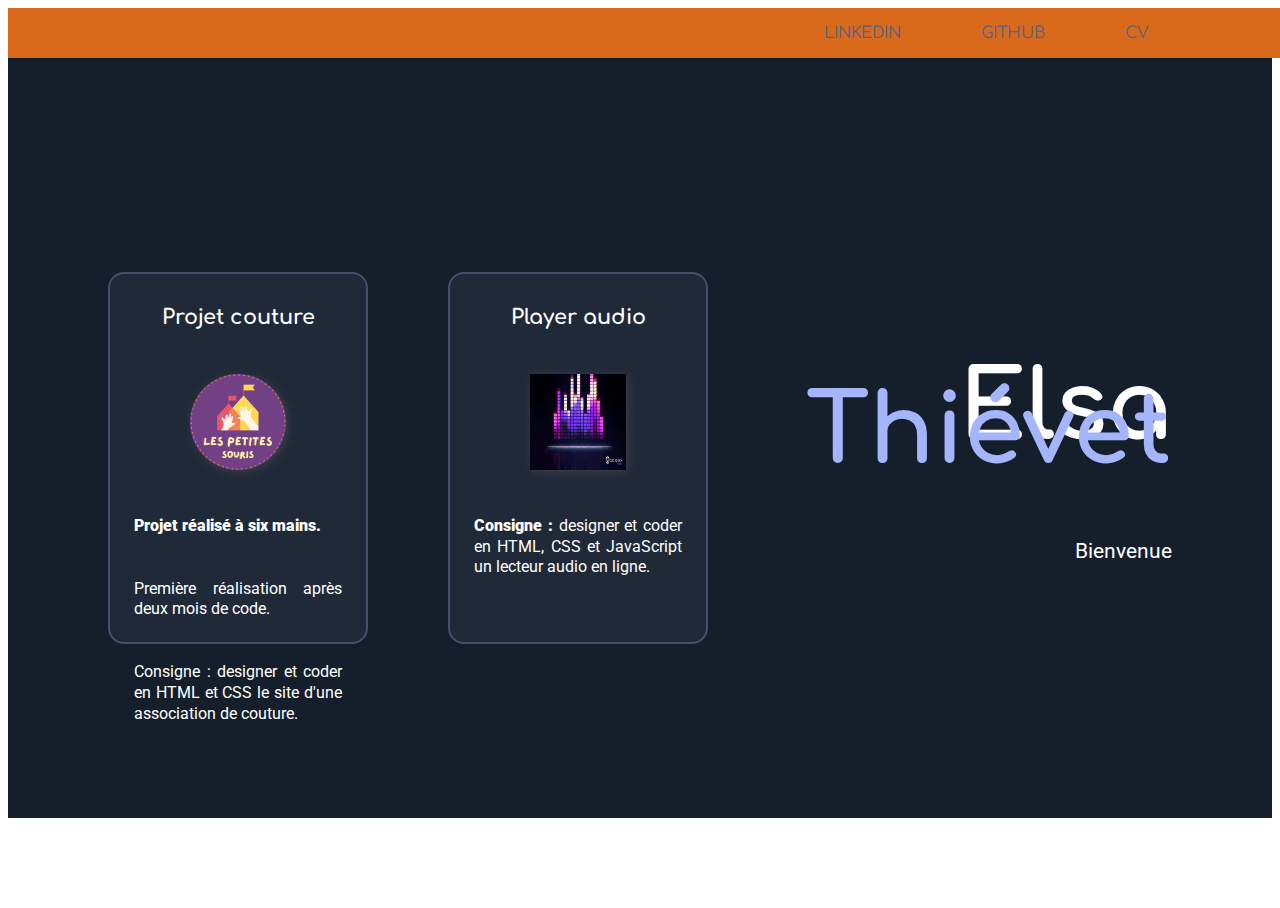
<file: index.html>
<!DOCTYPE html>
<html lang="en">

<head>
  <meta charset="UTF-8">
  <meta http-equiv="X-UA-Compatible" content="IE=edge">
  <meta name="viewport" content="width=device-width, initial-scale=1.0">
  <link rel="shortcut icon" href="favicon.ico"/>
  <link rel="preconnect" href="https://fonts.googleapis.com">
  <link rel="preconnect" href="https://fonts.gstatic.com" crossorigin>
  <link href="https://fonts.googleapis.com/css2?family=Comfortaa&family=Roboto:wght@300&display=swap" rel="stylesheet">
  <link rel="stylesheet" href="style.css">
  <link rel="stylesheet" href="css/index.css">


  <title>Elsa Thiévet</title>
</head>

<body>
  <header>
    <nav class="socials">
      <a href="https://www.linkedin.com/in/elsa-thi%C3%A9vet123/">Linkedin</a>
      <a href="https://github.com/3l5a">GitHub</a>
      <a href="Elsa_Thievet_CV.pdf">CV</a>
      <!-- <a href="/portfolio/portfolio.html">Mon portfolio</a> -->
    </nav>

  </header>
  <main>
    <section class="home">
      <h1>Elsa <br> <span class="nom">Thiévet</span>
      </h1>
      <p>
        Bienvenue
      </p>
    </section>

    <section class="portfolio">
      <div class="container">
        <a href="portfolio/projets/projet_couture/projet_couture/index.html" class="card_projet">
          <div class="projet">
            <h3>Projet couture</h3>
            <img src="portfolio/projets/projet_couture/projet_couture/photos/logo.png"
              alt="Logo du site que j'ai réalisé en groupe">
            <p><strong>Projet réalisé à six mains.</strong> </p>
            <p>Première réalisation après deux mois de code.</p>
            <p>Consigne : designer et coder en HTML et CSS le site d'une association de couture.</p>
            </p>
          </div>
        </a>
      </div>

      <div class="container">
        <a href="portfolio/projets/audio_player/index.html" class="card_projet">
          <div class="projet">
            <h3>Player audio</h3>
            <img src="portfolio/projets/audio_player/images/equalizer_purple.gif"
              alt="Equalizer aux couleurs du site">
            <p><strong>Consigne :</strong> designer et coder en HTML, CSS et JavaScript un lecteur audio en ligne.</p>
            </p>
          </div>
        </a>
      </div>
    </section>





  </main>
</body>

</html>
</file>
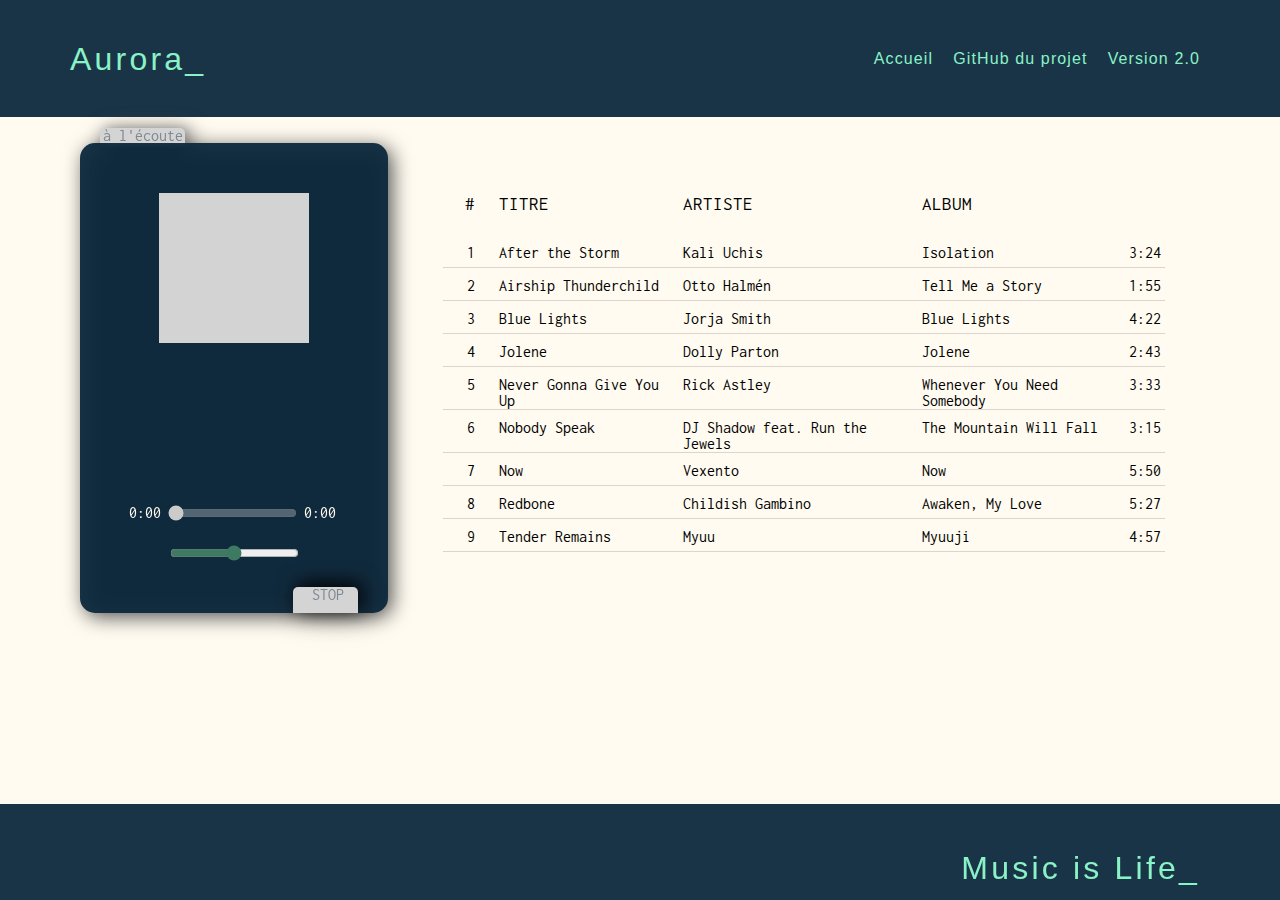
<file: portfolio/projets/audio_player/index.html>
<!DOCTYPE html>
<html lang="en">
  <head>
    <meta charset="UTF-8" />
    <meta http-equiv="X-UA-Compatible" content="IE=edge" />
    <meta name="viewport" content="width=device-width, initial-scale=1.0" />
    <title>Super Player - Music is Life</title>
    <link rel="icon" href="favicon.ico">
    <link
      rel="stylesheet"
      href="https://cdnjs.cloudflare.com/ajax/libs/font-awesome/6.2.1/css/all.min.css"
      integrity="sha512-MV7K8+y+gLIBoVD59lQIYicR65iaqukzvf/nwasF0nqhPay5w/9lJmVM2hMDcnK1OnMGCdVK+iQrJ7lzPJQd1w=="
      crossorigin="anonymous"
      referrerpolicy="no-referrer"
    />
    <!-- CDN FontAwesome -->
    <link rel="preconnect" href="https://fonts.googleapis.com" />
    <link rel="preconnect" href="https://fonts.gstatic.com" crossorigin />
    <link
      href="https://fonts.googleapis.com/css2?family=Inconsolata:wght@500&display=swap"
      rel="stylesheet"
    />
    
    <link rel="stylesheet" href="style.css" />
  </head>

  <body>

    <header>
      <h1>Aurora_</h1>
      <ul>
        <li>
          <a href="../../../../index.html">Accueil</a>
        </li>
        <li>
          <a href="https://github.com/3l5a/audio_player">GitHub du projet</a>
        </li>
        <li>
          <a href="design2/index.html">Version 2.0</a>
        </li>
      </ul>
    </header>

    <main>
      <!-- PLAYER -->
      <aside class="player">
        <div class="a-lecoute reset">à l'écoute</div>
        <div class="playing"></div>
        <div class="cover"><i class="fa-solid fa-music"></i></div>
        <h3 class="artist-display"></h3>
        <h2 class="track-title"></h2>
        <div class="container-play-btns">
          <div class="shuffle"><i class="fa-solid fa-shuffle"></i></div>
          <div class="previous">
            <i class="fa-solid fa-backward-step"></i>
          </div>
          <div class="play-pause">
            <i class="fa-solid play-pause-toggle fa-circle-play"></i>
          </div>
          <div class="next"><i class="fa-solid fa-forward-step"></i></div>
          <div class="repeat"><i class="fa-solid fa-repeat"></i></div>
        </div>
        <div class="container-progress">
          <div class="time">
            <div id="timer">0:00</div>
            <input
              type="range"
              name=""
              id="duration"
              class=""
              min="0"
              max="100"
            />
            <div class="total-time">0:00</div>
          </div>

          <div class="container-volume">
            <i class="fa-solid fa-volume-low"></i>
            <input
              type="range"
              name=""
              id="volume"
              class=""
              min="0"
              max="100"
            />
            <i class="fa-solid fa-volume-high"></i>
          </div>
        </div>
        <div class="stop reset">
          <i class="fa-sharp fa-solid fa-stop"></i>STOP
        </div>
        <audio src="" id="audio">
          Votre lecteur ne prend pas en charge les fichiers audio
        </audio>
      </aside>
      <!-- TRACKLIST -->
      <div class="tracklist">
        <table>
          <thead>
            <th class="numberhead">#</th>
            <th class="titlehead">TITRE</th>
            <th class="artisthead">ARTISTE</th>
            <th class="albumhead">ALBUM</th>
            <th class="durationhead"><i class="fa-regular fa-clock"></i></th>
          </thead>
          <tr class="song first-song">
            <td class="number">1</td>
            <td class="title"></td>
            <td class="artist"></td>
            <td class="album"></td>
            <td class="duration"></td>
          </tr>
          <tr class="song second-song">
            <td class="number">2</td>
            <td class="title"></td>
            <td class="artist"></td>
            <td class="album"></td>
            <td class="duration"></td>
          </tr>
          <tr class="song third-song">
            <td class="number">3</td>
            <td class="title"></td>
            <td class="artist"></td>
            <td class="album"></td>
            <td class="duration"></td>
          </tr>
          <tr class="song fourth-song">
            <td class="number">4</td>
            <td class="title"></td>
            <td class="artist"></td>
            <td class="album"></td>
            <td class="duration"></td>
          </tr>
          <tr class="song fifth-song">
            <td class="number">5</td>
            <td class="title"></td>
            <td class="artist"></td>
            <td class="album"></td>
            <td class="duration"></td>
          </tr>
          <tr class="song sixth-song">
            <td class="number">6</td>
            <td class="title"></td>
            <td class="artist"></td>
            <td class="album"></td>
            <td class="duration"></td>
          </tr>
          <tr class="song seventh-song">
            <td class="number">7</td>
            <td class="title"></td>
            <td class="artist"></td>
            <td class="album"></td>
            <td class="duration"></td>
          </tr>
          <tr class="song eighth-song">
            <td class="number">8</td>
            <td class="title"></td>
            <td class="artist"></td>
            <td class="album"></td>
            <td class="duration"></td>
          </tr>
          <tr class="song ninth-song">
            <td class="number">9</td>
            <td class="title"></td>
            <td class="artist"></td>
            <td class="album"></td>
            <td class="duration"></td>
          </tr>
          <!-- <tr class="song tenth-song">
            <td class="number">10</td>
            <td class="title"></td>
            <td class="artist"></td>
            <td class="album"></td>
            <td class="duration"></td>
          </tr>
          <tr class="song eleventh-song">
            <td class="number">11</td>
            <td class="title"></td>
            <td class="artist"></td>
            <td class="album"></td>
            <td class="duration"></td>
          </tr> -->
        </table>
      </div>
    </main>
    <footer>
      <h1>Music is Life_</h1>
    </footer>
  </body>
  <script src="main.js"></script>
</html>
</file>
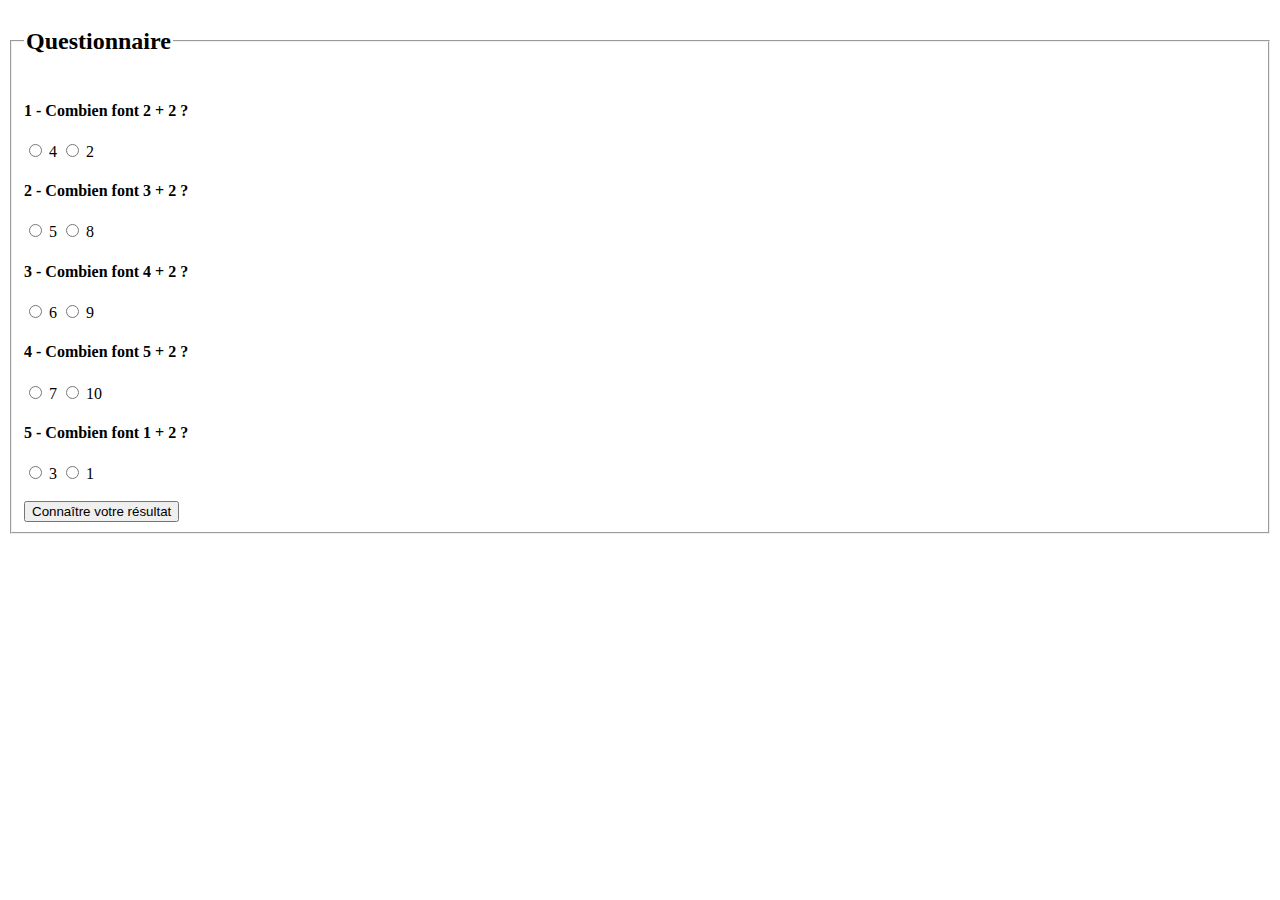
<file: portfolio/projets/marquez_des_points/index.html>
<!DOCTYPE html>
<html lang="en">
  <head>
    <meta charset="UTF-8" />
    <meta http-equiv="X-UA-Compatible" content="IE=edge" />
    <meta name="viewport" content="width=device-width, initial-scale=1.0" />
    <title>Marquez des points</title>
  </head>
  <body>
      <form action="">
        <fieldset>
          <legend><h2>Questionnaire</h2></legend>
          <div class="question">
            <p><h4>1 - Combien font 2 + 2 ?</h4></p>
            <input type="radio" name="first_op" id="four" class="bonne_reponse" />
            <label for="four">4</label>
            <input type="radio" name="first_op" id="two" class="mauvaise_reponse" />
            <label for="two">2</label>
          </div>
          <div class="question">
            <p><h4>2 - Combien font 3 + 2 ?</h4></p>
            <input type="radio" name="second_op" id="five" class="bonne_reponse" />
            <label for="five">5</label>
            <input type="radio" name="second_op" id="eight" class="mauvaise_reponse" />
            <label for="eight">8</label>
          </div>
          <div class="question">
            <p><h4>3 - Combien font 4 + 2 ?</h4></p>
            <input type="radio" name="third_op" id="six" class="bonne_reponse" />
            <label for="six">6</label>
            <input type="radio" name="third_op" id="nine" class="mauvaise_reponse" />
            <label for="nine">9</label>
          </div>
          <div class="question">
            <p><h4>4 - Combien font 5 + 2 ?</h4></p>
            <input type="radio" name="fourth_op" id="seven" class="bonne_reponse" />
            <label for="seven">7</label>
            <input type="radio" name="fourth_op" id="ten" class="mauvaise_reponse" />
            <label for="ten">10</label>
          </div>
          <div class="question">
            <p><h4>5 - Combien font 1 + 2 ?</h4></p>
            <input type="radio" name="fifth_op" id="three" class="bonne_reponse" />
            <label for="three">3</label>
            <input type="radio" name="fifth_op" id="one" class="mauvaise_reponse" />
            <label for="one">1</label>
          </div> <br>
          <button class="resultat" type="submit">Connaître votre résultat</button>
        </fieldset>
      </form>
  </body>

  <script src="main.js"></script>
</html>
</file>
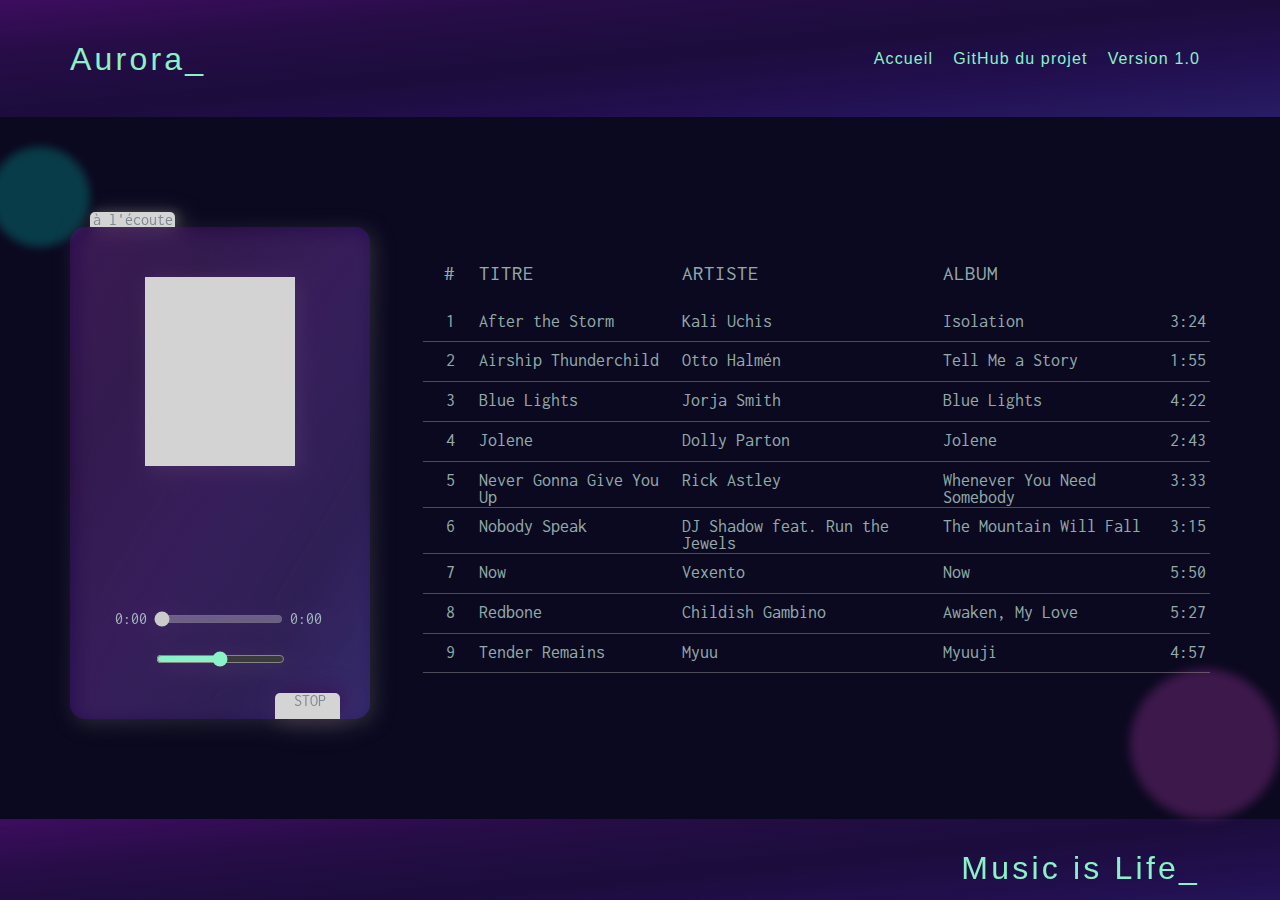
<file: portfolio/projets/audio_player/design2/index.html>
<!DOCTYPE html>
<html lang="en">
  <head>
    <meta charset="UTF-8" />
    <meta http-equiv="X-UA-Compatible" content="IE=edge" />
    <meta name="viewport" content="width=device-width, initial-scale=1.0" />
    <title>Super Player - Music is Life</title>
    <link rel="icon" href="favicon.ico" />
    <link
      rel="stylesheet"
      href="https://cdnjs.cloudflare.com/ajax/libs/font-awesome/6.2.1/css/all.min.css"
      integrity="sha512-MV7K8+y+gLIBoVD59lQIYicR65iaqukzvf/nwasF0nqhPay5w/9lJmVM2hMDcnK1OnMGCdVK+iQrJ7lzPJQd1w=="
      crossorigin="anonymous"
      referrerpolicy="no-referrer"
    />
    <!-- CDN FontAwesome -->
    <link rel="preconnect" href="https://fonts.googleapis.com" />
    <link rel="preconnect" href="https://fonts.gstatic.com" crossorigin />
    <link
      href="https://fonts.googleapis.com/css2?family=Inconsolata:wght@500&display=swap"
      rel="stylesheet"
    />

    <link rel="stylesheet" href="style.css" />
  </head>
  <body>
    <header>
      <h1>Aurora_</h1>
      <ul>
        <li>
          <a href="../../../../../index.html">Accueil</a>
        </li>
        <li>
          <a href="https://github.com/3l5a/audio_player">GitHub du projet</a>
        </li>
        <li>
          <a href="../index.html">Version 1.0</a>
        </li>
      </ul>
    </header>

    <main>
      <div class="deco1"></div>
      <div class="deco2"></div>
      <!-- PLAYER -->
      <aside class="player">
        <div class="a-lecoute reset">à l'écoute</div>
        <div class="playing"></div>
        <div class="cover"><i class="fa-solid fa-music"></i></div>
        <h3 class="artist-display"></h3>
        <h2 class="track-title"></h2>
        <div class="container-play-btns">
          <div class="shuffle"><i class="fa-solid fa-shuffle"></i></div>
          <div class="previous">
            <i class="fa-solid fa-backward-step"></i>
          </div>
          <div class="play-pause">
            <i class="fa-solid play-pause-toggle fa-circle-play"></i>
          </div>
          <div class="next"><i class="fa-solid fa-forward-step"></i></div>
          <div class="repeat"><i class="fa-solid fa-repeat"></i></div>
        </div>
        <div class="container-progress">
          <div class="time">
            <div id="timer">0:00</div>
            <input
              type="range"
              name=""
              id="duration"
              class=""
              min="0"
              max="100"
            />
            <div class="total-time">0:00</div>
          </div>

          <div class="container-volume">
            <i class="fa-solid fa-volume-low"></i>
            <input
              type="range"
              name=""
              id="volume"
              class=""
              min="0"
              max="100"
            />
            <i class="fa-solid fa-volume-high"></i>
          </div>
        </div>
        <div class="stop reset">
          <i class="fa-sharp fa-solid fa-stop"></i>STOP
        </div>
        <audio src="" id="audio">
          Votre lecteur ne prend pas en charge les fichiers audio
        </audio>
      </aside>
      <!-- TRACKLIST -->
      <div class="tracklist">
        <table>
          <thead>
            <th class="numberhead">#</th>
            <th class="titlehead">TITRE<i class="fa-solid fa-caret-down invisible"></i></th>
            <th class="artisthead">ARTISTE<i class="fa-solid fa-caret-down invisible"></i></th>
            <th class="albumhead">ALBUM<i class="fa-solid fa-caret-down invisible"></i></th>
            <th class="durationhead"><i class="fa-solid fa-caret-down invisible"></i><i class="fa-regular fa-clock"></i></th>
          </thead>
          <tr class="song first-song">
            <td class="number">1</td>
            <td class="title"></td>
            <td class="artist"></td>
            <td class="album"></td>
            <td class="duration"></td>
          </tr>
          <tr class="song second-song">
            <td class="number">2</td>
            <td class="title"></td>
            <td class="artist"></td>
            <td class="album"></td>
            <td class="duration"></td>
          </tr>
          <tr class="song third-song">
            <td class="number">3</td>
            <td class="title"></td>
            <td class="artist"></td>
            <td class="album"></td>
            <td class="duration"></td>
          </tr>
          <tr class="song fourth-song">
            <td class="number">4</td>
            <td class="title"></td>
            <td class="artist"></td>
            <td class="album"></td>
            <td class="duration"></td>
          </tr>
          <tr class="song fifth-song">
            <td class="number">5</td>
            <td class="title"></td>
            <td class="artist"></td>
            <td class="album"></td>
            <td class="duration"></td>
          </tr>
          <tr class="song sixth-song">
            <td class="number">6</td>
            <td class="title"></td>
            <td class="artist"></td>
            <td class="album"></td>
            <td class="duration"></td>
          </tr>
          <tr class="song seventh-song">
            <td class="number">7</td>
            <td class="title"></td>
            <td class="artist"></td>
            <td class="album"></td>
            <td class="duration"></td>
          </tr>
          <tr class="song eighth-song">
            <td class="number">8</td>
            <td class="title"></td>
            <td class="artist"></td>
            <td class="album"></td>
            <td class="duration"></td>
          </tr>
          <tr class="song ninth-song">
            <td class="number">9</td>
            <td class="title"></td>
            <td class="artist"></td>
            <td class="album"></td>
            <td class="duration"></td>
          </tr>
          <!-- <tr class="song tenth-song">
            <td class="number">10</td>
            <td class="title"></td>
            <td class="artist"></td>
            <td class="album"></td>
            <td class="duration"></td>
          </tr>
          <tr class="song eleventh-song">
            <td class="number">11</td>
            <td class="title"></td>
            <td class="artist"></td>
            <td class="album"></td>
            <td class="duration"></td>
          </tr> -->
        </table>
      </div>
    </main>
    <footer>
      <h1>Music is Life_</h1>
    </footer>
  </body>
  <script src="main.js"></script>
</html>
</file>
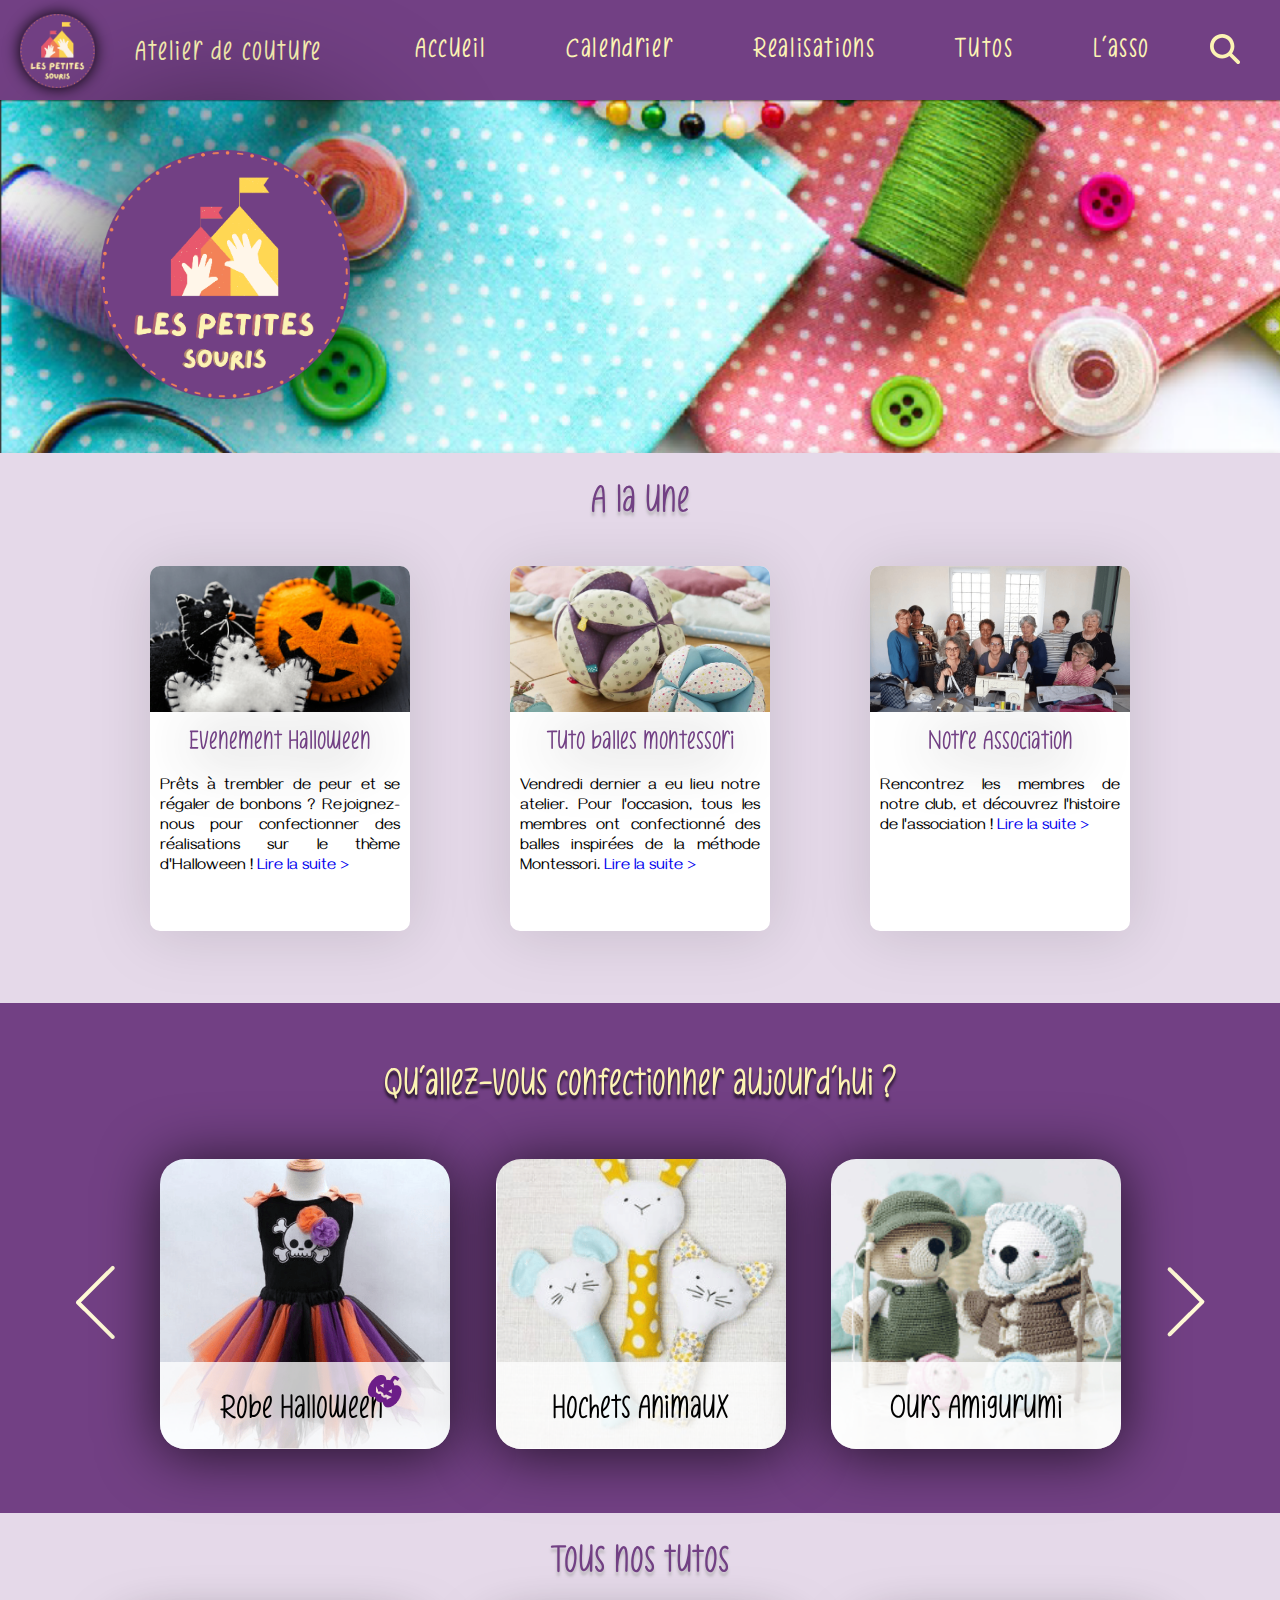
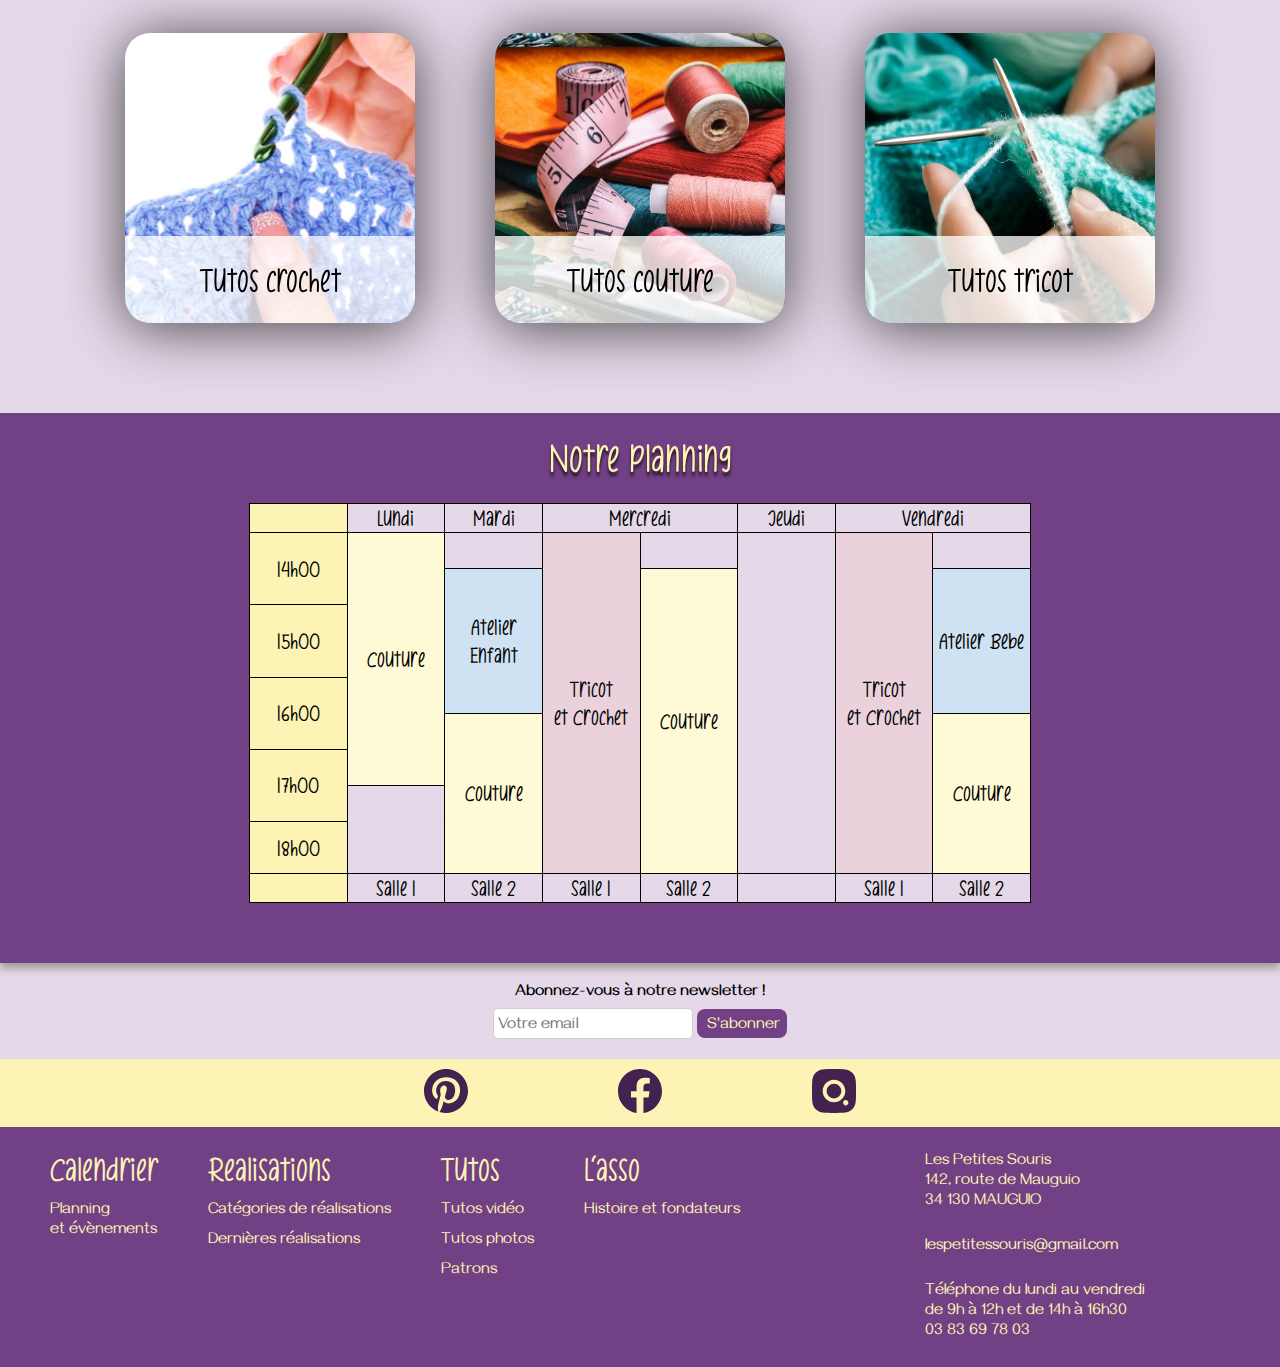
<file: portfolio/projets/projet_couture/projet_couture/index.html>
<!DOCTYPE html>
<html lang="fr">

<head>

  <meta charset="UTF-8">
  <meta http-equiv="X-UA-Compatible" content="IE=edge">
  <meta name="viewport" content="width=device-width, initial-scale=1.0">
  <link rel="stylesheet" href="CSS/style.css" type="text/css">
  <link rel="stylesheet" href="CSS/style_home.css" type="text/css">
  <link rel="preconnect" href="https://fonts.googleapis.com">
  <link rel="preconnect" href="https://fonts.gstatic.com" crossorigin>
  <link href="https://fonts.googleapis.com/css2?family=Gayathri&display=swap" rel="stylesheet">
  <link rel="shortcut icon" href="photos/favico.ico">
  <title>Accueil Les Petites Souris</title>

</head>

<body>

  <!-- HEADER -->

  <header>

    <nav>

      <div class="navbar">

        <!-- LOGO GAUCHE -->
        <ul class="logo_gauche">
          <li><a href="index.html"><img class="logonav" src="photos/logo.png" alt="Logo des petites souris"></a>
          </li>
          <li>
            <h2 class="titre_logo">Atelier de couture</h2>
          </li>
        </ul>


        <!-- NAVBAR -->
        <div class="burger_icon">
          <input type="checkbox" id="toggle" name="hidden">
          <label for="toggle"><img src="photos/icon_burger.png" alt=""></label>

          <ul class="burger">
            <li>
              <h2><a href="index.html" class="nav_links" title="Accueil">Accueil</a></h2>
            </li>
            <li>
              <h2><a href="calendrier.html" class="nav_links" title="Calendrier">Calendrier</a></h2>
            </li>
            <li>
              <h2><a href="realisations.html" class="nav_links" title="Réalisations">Realisations</a></h2>
            </li>
            <li>
              <h2><a href="tutos.html" class="nav_links" title="Tutos">Tutos</a></h2>
            </li>
            <li>
              <h2><a href="lasso.html" class="nav_links" title="L'asso">L'asso</a></h2>
            </li>
            <li>
              <a href="" title="Rechercher"><img src="photos/loupe.svg" alt=""></a>
            </li>
          </ul>

        </div>

      </div>

    </nav>

    <!-- BANNIERE -->

    <div class="banniere">

      <img src="photos/logo.png" alt="" class="logobanniere">

    </div>

  </header>


  <!-- MAIN -->
  <main>
    <!-- Section 1 à la une-->
    <section class="a_la_une">
      <h1 class="titre_une">A la une</h1>
      <div class="container_une">
        <div class="card_une">
          <div class="image_une"></div>
          <div class="texte_card">
            <h3>Evenement Halloween</h3>
            <p>Prêts à trembler de peur et se régaler de bonbons ? Rejoignez-nous pour confectionner des réalisations
              sur le thème d'Halloween ! <a href="halloween.html">Lire la suite ></a></p>
          </div>
        </div>
        <div class="card_une">
          <div class="image_deux"></div>
          <div class="texte_card">
            <h3>Tuto balles montessori</h3>
            <p>Vendredi dernier a eu lieu notre atelier. Pour l'occasion, tous les membres ont confectionné des balles
              inspirées de la méthode Montessori. <a href="tutos_papier.html">Lire la suite ></a></p>
          </div>
        </div>
        <div class="card_une">
          <div class="image_trois"></div>
          <div class="texte_card">
            <h3>Notre Association</h3>
            <p>Rencontrez les membres de notre club, et découvrez l'histoire de l'association ! <a
                href="lasso.html">Lire la suite ></a></p>
          </div>
        </div>
      </div>
    </section>



    <!-- Section 2 Qu'allez-vous confectionner aujourd'hui-->

    <section class="confectionner">
      <h1 class="titre_confection">Qu'allez-vous confectionner aujourd'hui ?</h1>


      <div class="container_confectionner">
        <div class="chevron">
          <img src="photos/chevrongauche.png" alt="Chevron gauche">
        </div>

        <div class="card_confectionner photo_halloween">
          <a class="tutos_tricot" href="#">
            <div class="bandeau marging_titre">Robe Halloween <img src="photos/citrouille.png" id="citrouille"
                title="Image Citrouille" alt="Image d'une citrouille"></div>
          </a>
        </div>

        <div class="card_confectionner photo_hochet">
          <a class="tutos_tricot" href="#">
            <div class="bandeau">Hochets Animaux</div>
          </a>
        </div>

        <div class="card_confectionner photo_ours">
          <a class="tutos_tricot" href="#">
            <div class="bandeau">Ours Amigurumi</div>
          </a>
        </div>

        <div class="chevron">
          <img src="photos/chevrondroit.png" alt="Chevron droit">
        </div>
      </div>
    </section>



    <!-- Section 3 Tous nos tutos-->
    <section class="tutos">
      <div>
        <h1 class="titre_tutos">Tous nos tutos</h1>
        <div class="container_tutos">
          <div class="card_tuto photo_crochet">
            <a class="tutos_tricot" href="#">
              <div class="bandeau">Tutos crochet</div>
            </a>
          </div>
          <div class="card_tuto photo_couture">
            <a class="tutos_tricot" href="#" title="Tutos Couture">
              <div class="bandeau">Tutos couture</div>
            </a>
          </div>
          <div class="card_tuto photo_tricot">
            <a class="tutos_tricot" href="#" title="Tutos Tricot">
              <div class="bandeau">Tutos tricot</div>
            </a>
          </div>
        </div>
      </div>
    </section>


    <!-- Section 4 Planning-->
    <section class="planning">
      <h1 class="titre_planning">Notre planning</h1>
      <h1 class="titre_mobile">Nos horaires</h1>
      <div class="container_planning">
        <table class="planning-table">
          <thead>
            <tr>
              <td class="table-time"></td>
              <td>Lundi</td>
              <td>Mardi</td>
              <td colspan="2">Mercredi</td>
              <td>Jeudi</td>
              <td colspan="2">Vendredi</td>
            </tr>
          </thead>
          <tbody>
            <tr>
              <td class="table-time" rowspan="2">14h00</td>
              <td class="planning-table-couture" rowspan="7">Couture</td>
              <td></td>
              <td class="planning-table-tricot" rowspan="9">Tricot <br>et Crochet</td>
              <td></td>
              <td class="no_border"></td>
              <td class="planning-table-tricot" rowspan="9">Tricot <br>et Crochet</td>
              <td></td>
            </tr>
            <tr>
              <td class="planning-table-enfant" rowspan="4">Atelier Enfant</td>
              <td class="planning-table-couture" rowspan="8">Couture</td>
              <td class="no_border"></td>
              <td class="planning-table-bebe" rowspan="4">Atelier Bébé</td>
            </tr>
            <tr>
              <td class="table-time" rowspan="2">15h00</td>
              <td class="no_border"></td>
            </tr>
            <tr>
              <td class="no_border"></td>
            </tr>
            <tr>
              <td class="table-time" rowspan="2">16h00</td>
              <td class="no_border"></td>
            </tr>
            <tr>
              <td class="planning-table-couture" rowspan="4">Couture</td>
              <td class="no_border"></td>
              <td class="planning-table-couture" rowspan="4">Couture</td>
            </tr>
            <tr>
              <td class="table-time" rowspan="2">17h00</td>
              <td class="no_border"></td>
            </tr>
            <tr>
              <td class="no_border"></td>
              <td class="no_border"></td>
            </tr>
            <tr>
              <td class="table-time">18h00</td>
              <td class="no_border border_purple"></td>
              <td class="no_border"></td>
            </tr>
          </tbody>
          <tfoot>
            <tr>
              <td class="table-time"></td>
              <td>Salle 1</td>
              <td>Salle 2</td>
              <td>Salle 1</td>
              <td>Salle 2</td>
              <td></td>
              <td>Salle 1</td>
              <td>Salle 2</td>
            </tr>
          </tfoot>
        </table>
      </div>
      <table class="planning_mobile">
        <tr>
          <td class="no_border">Lundi :</td>
          <td class="no_border">14-16h Couture Salle 1</td>
        </tr>
        <tr>
          <td class="no_border">Mardi :</td>
          <td class="no_border">14h30-16h30 Atelier enfant Salle 1 <br>
            16h30-18h Couture Salle 2</td>
        </tr>
        <tr>
          <td class="no_border">Mercredi :</td>
          <td class="no_border">14h30-18h Tricot et crochet Salle 1 <br>
            14h30-18h Couture Salle 2</td>
        </tr>
        <tr>
          <td class="no_border">Vendredi :</td>
          <td class="no_border">14h-18h Tricot et crochet Salle 1 <br>
            14h30-16h30 Atelier bébé Salle 2 <br>
            16h30-18h Couture Salle 2
          </td>
        </tr>
      </table>
    </section>

  </main>


  <!-- FOOTER -->

  <footer>

    <div id="newsletter">
      <p>Abonnez-vous à notre newsletter !</p>
      <form>
        <input type="email" placeholder="Votre email">
        <input type="submit" value="S'abonner">
      </form>
    </div>

    <div id="socials">
      <a href="https://www.pinterest.it/search/pins/?q=les%20petites%20souris&rs=typed"><img src="photos/pinterest.svg"
          alt="Lien vers notre pinterest"></a>
      <a href="https://www.facebook.com/bellesgc"><img src="photos/Facebook.svg" alt="Lien vers notre Facebook"
          id="facebook"></a>
      <a href="https://www.youtube.com/watch?v=dQw4w9WgXcQ"><img src="photos/instagram.svg"
          alt="Lien vers notre Instagram"></a>
    </div>

    <div id="nav_footer">
      <div id="arborescence">
        <div id="calendrier">

          <ul>
            <li><span>Calendrier</span></li>
            <li><a href="calendrier.html">Planning <br>et évènements</a></li>
          </ul>

        </div>
        <div id="realisations">

          <ul>
            <li><span>Realisations</span></li>
            <li><a href="recherche_real.html">Catégories de réalisations</a></li>
            <li><a href="recherche_real.html">Dernières réalisations</a></li>
          </ul>

        </div>
        <div id="tutos">

          <ul>
            <li><span>Tutos</span>
            <li><a href="recherche_tutos.html">Tutos vidéo</a></li>
            <li><a href="recherche_tutos.html">Tutos photos</a></li>
            <li><a href="recherche_tutos.html">Patrons</a></li>
          </ul>

        </div>
        <div id="asso">

          <ul>
            <li><span>L'asso</span></li>
            <li><a href="lasso.html">Histoire et fondateurs</a></li>
          </ul>
        </div>
      </div>

      <div id="coordonnees">
        <p>Les Petites Souris <br> 142, route de Mauguio <br>34 130 MAUGUIO</p>
        <p>lespetitessouris@gmail.com</p>
        <p>Téléphone du lundi au vendredi <br>de 9h à 12h et de 14h à 16h30 <br>03 83 69 78 03</p>
      </div>
    </div>
  </footer>
</body>

</html>
</file>
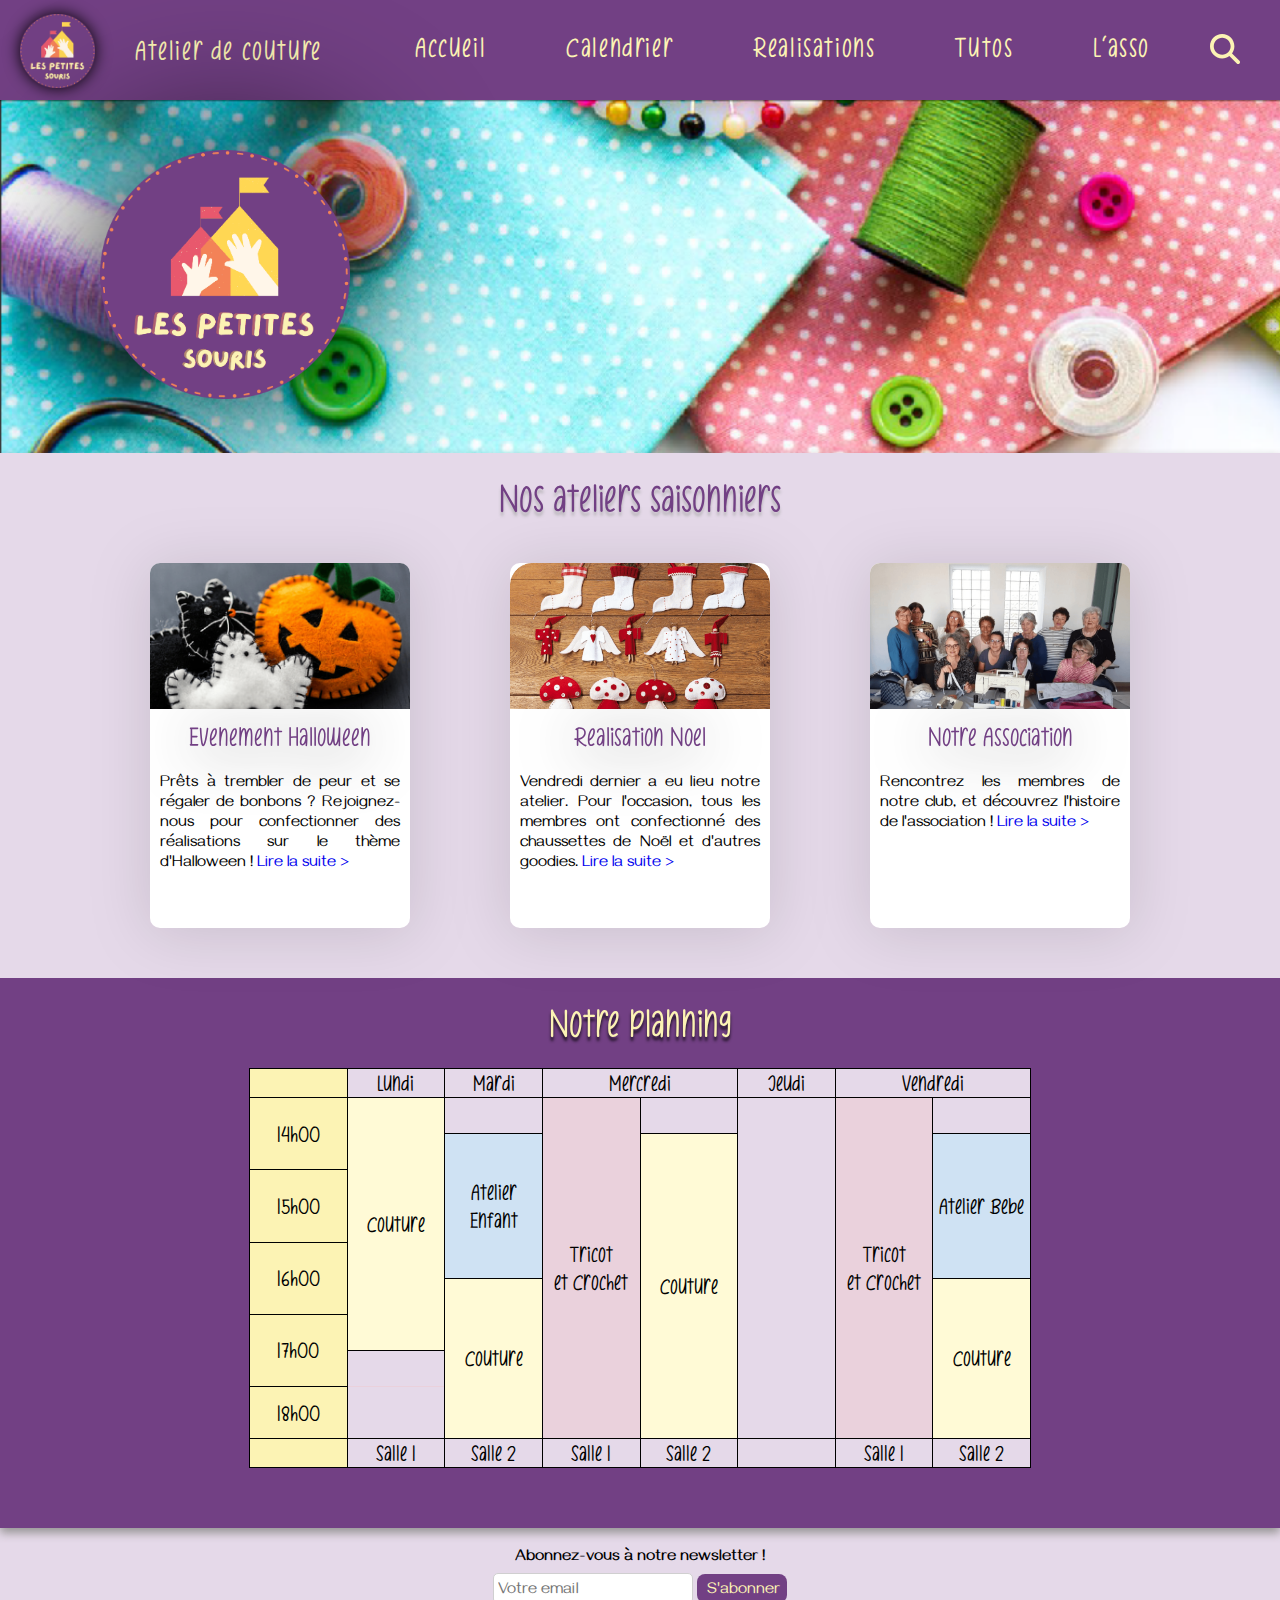
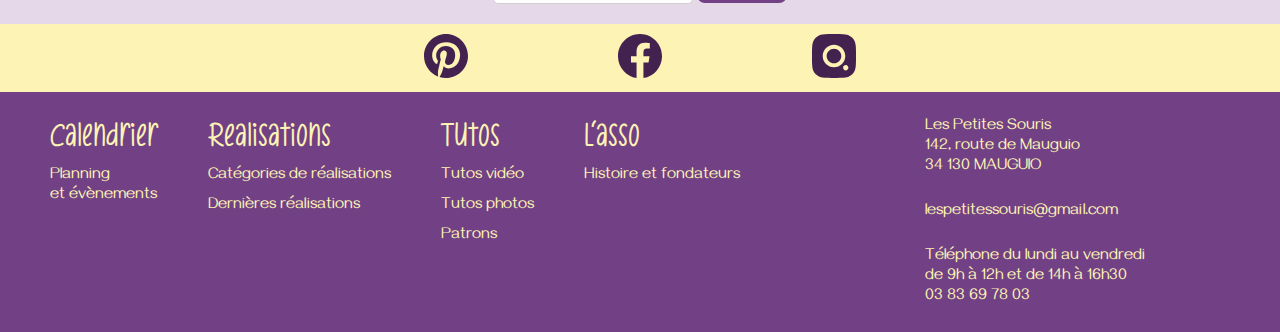
<file: portfolio/projets/projet_couture/projet_couture/calendrier.html>
<!DOCTYPE html>
<html lang="fr">

<head>
  <meta charset="UTF-8">
  <meta http-equiv="X-UA-Compatible" content="IE=edge">
  <meta name="viewport" content="width=device-width, initial-scale=1.0">
  <link rel="stylesheet" href="CSS/style.css">
  <link rel="stylesheet" href="CSS/style_calendrier.css">
  <link rel="preconnect" href="https://fonts.googleapis.com">
  <link rel="preconnect" href="https://fonts.gstatic.com" crossorigin>
  <link href="https://fonts.googleapis.com/css2?family=Gayathri&display=swap" rel="stylesheet">
  <link rel="shortcut icon" href="photos/favico.ico">
  <title>Calendrier</title>
</head>

<body>


  <!-- HEADER -->

  <header>

    <nav>

      <div class="navbar">

        <!-- LOGO GAUCHE -->
        <ul class="logo_gauche">
          <li><a href="index.html"><img class="logonav" src="photos/logo.png" alt="Logo des petites souris"></a>
          </li>
          <li>
            <h2 class="titre_logo">Atelier de couture</h2>
          </li>
        </ul>


        <!-- NAVBAR -->
        <div class="burger_icon">
          <input type="checkbox" id="toggle" name="hidden">
          <label for="toggle"><img src="photos/icon_burger.png" alt=""></label>

          <ul class="burger">
            <li>
              <h2><a href="index.html" class="nav_links" title="Accueil">Accueil</a></h2>
            </li>
            <li>
              <h2><a href="calendrier.html" class="nav_links" title="Calendrier">Calendrier</a></h2>
            </li>
            <li>
              <h2><a href="realisations.html" class="nav_links" title="Réalisations">Realisations</a></h2>
            </li>
            <li>
              <h2><a href="tutos.html" class="nav_links" title="Tutos">Tutos</a></h2>
            </li>
            <li>
              <h2><a href="lasso.html" class="nav_links" title="L'asso">L'asso</a></h2>
            </li>
            <li>
              <a href="" title="Rechercher"><img src="photos/loupe.svg" alt=""></a>
            </li>
          </ul>

        </div>

      </div>

    </nav>

    <!-- BANNIERE -->

    <div class="banniere">

      <img src="photos/logo.png" alt="Logo Banniere" class="logobanniere">

    </div>

  </header>


  <!-- MAIN -->
  <main>

    <!-- NOS ATELIERS SAISONNIERS -->

    <section class="ateliers">
      <h1 class="titre_ateliers">Nos ateliers saisonniers</h1>
      <div class="container_ateliers">
        <div class="container_une">
          <div class="card_une">
            <div class="image_une"></div>
            <div class="texte_card">
              <h3>Evenement Halloween</h3>
              <p>Prêts à trembler de peur et se régaler de bonbons ? Rejoignez-nous pour confectionner des réalisations
                sur le thème d'Halloween ! <a href="halloween.html" title="Lien Réalisations Halloween">Lire la suite
                  ></a></p>
            </div>
          </div>
          <div class="card_une">
            <div class="image_deux"></div>
            <div class="texte_card">
              <h3>Realisation Noel</h3>
              <p>Vendredi dernier a eu lieu notre atelier. Pour l'occasion, tous les membres ont confectionné des
                chaussettes de Noël
                et d'autres goodies. <a href="noel.html" title="Noel">Lire la suite ></a>
              </p>
            </div>
          </div>
          <div class="card_une">
            <div class="image_trois"></div>
            <div class="texte_card">
              <h3>Notre Association</h3>
              <p>Rencontrez les membres de notre club, et découvrez l'histoire de l'association ! <a href="lasso.html"
                  title="Notre Association">Lire la suite ></a></p>
            </div>
          </div>
        </div>
      </div>
    </section>

    <!-- PLANNING -->


    <section class="planning">
      <h1 class="titre_planning">Notre planning</h1>
      <h1 class="titre_mobile">Nos horaires</h1>
      <div class="container_planning">
        <table class="planning-table">
          <thead>
            <tr>
              <td class="table-time"></td>
              <td>Lundi</td>
              <td>Mardi</td>
              <td colspan="2">Mercredi</td>
              <td>Jeudi</td>
              <td colspan="2">Vendredi</td>
            </tr>
          </thead>
          <tbody>
            <tr>
              <td class="table-time" rowspan="2">14h00</td>
              <td class="planning-table-couture" rowspan="7">Couture</td>
              <td></td>
              <td class="planning-table-tricot" rowspan="9">Tricot <br>et Crochet</td>
              <td></td>
              <td class="no_border"></td>
              <td class="planning-table-tricot" rowspan="9">Tricot <br>et Crochet</td>
              <td></td>
            </tr>
            <tr>
              <td class="planning-table-enfant" rowspan="4">Atelier Enfant</td>
              <td class="planning-table-couture" rowspan="8">Couture</td>
              <td class="no_border"></td>
              <td class="planning-table-bebe" rowspan="4">Atelier Bébé</td>
            </tr>
            <tr>
              <td class="table-time" rowspan="2">15h00</td>
              <td class="no_border"></td>
            </tr>
            <tr>
              <td class="no_border"></td>
            </tr>
            <tr>
              <td class="table-time" rowspan="2">16h00</td>
              <td class="no_border"></td>
            </tr>
            <tr>
              <td class="planning-table-couture" rowspan="4">Couture</td>
              <td class="no_border"></td>
              <td class="planning-table-couture" rowspan="4">Couture</td>
            </tr>
            <tr>
              <td class="table-time" rowspan="2">17h00</td>
              <td class="no_border"></td>
            </tr>
            <tr>
              <td class="no_border"></td>
              <td class="no_border"></td>
            </tr>
            <tr>
              <td class="table-time">18h00</td>
              <td class="no_border border_purple"></td>
              <td class="no_border"></td>
            </tr>
          </tbody>
          <tfoot>
            <tr>
              <td class="table-time"></td>
              <td>Salle 1</td>
              <td>Salle 2</td>
              <td>Salle 1</td>
              <td>Salle 2</td>
              <td></td>
              <td>Salle 1</td>
              <td>Salle 2</td>
            </tr>
          </tfoot>
        </table>
      </div>
      <table class="planning_mobile">
        <tr>
          <td class="no_border">Lundi :</td>
          <td class="no_border">14-16h Couture Salle 1</td>
        </tr>
        <tr>
          <td class="no_border">Mardi :</td>
          <td class="no_border">14h30-16h30 Atelier enfant Salle 1 <br>
            16h30-18h Couture Salle 2</td>
        </tr>
        <tr>
          <td class="no_border">Mercredi :</td>
          <td class="no_border">14h30-18h Tricot et crochet Salle 1 <br>
            14h30-18h Couture Salle 2</td>
        </tr>
        <tr>
          <td class="no_border">Vendredi :</td>
          <td class="no_border">14h-18h Tricot et crochet Salle 1 <br>
            14h30-16h30 Atelier bébé Salle 2 <br>
            16h30-18h Couture Salle 2
          </td>
        </tr>
      </table>
    </section>

  </main>

  <!-- FOOTER -->

  <footer>

    <div id="newsletter">
      <p>Abonnez-vous à notre newsletter !</p>
      <form>
        <input type="email" placeholder="Votre email">
        <input type="submit" value="S'abonner">
      </form>
    </div>

    <div id="socials">
      <a href="https://www.pinterest.it/search/pins/?q=les%20petites%20souris&rs=typed"><img src="photos/pinterest.svg"
          alt="Lien vers notre pinterest"></a>
      <a href="https://www.facebook.com/bellesgc"><img src="photos/Facebook.svg" alt="Lien vers notre Facebook"
          id="facebook"></a>
      <a href="https://www.youtube.com/watch?v=dQw4w9WgXcQ"><img src="photos/instagram.svg"
          alt="Lien vers notre Instagram"></a>
    </div>

    <div id="nav_footer">
      <div id="arborescence">
        <div id="calendrier">

          <ul>
            <li><span>Calendrier</span></li>
            <li><a href="calendrier.html">Planning <br>et évènements</a></li>
          </ul>

        </div>
        <div id="realisations">

          <ul>
            <li><span>Realisations</span></li>
            <li><a href="recherche_real.html">Catégories de réalisations</a></li>
            <li><a href="recherche_real.html">Dernières réalisations</a></li>
          </ul>

        </div>
        <div id="tutos">

          <ul>
            <li><span>Tutos</span>
            <li><a href="recherche_tutos.html">Tutos vidéo</a></li>
            <li><a href="recherche_tutos.html">Tutos photos</a></li>
            <li><a href="recherche_tutos.html">Patrons</a></li>
          </ul>

        </div>
        <div id="asso">

          <ul>
            <li><span>L'asso</span></li>
            <li><a href="lasso.html">Histoire et fondateurs</a></li>
          </ul>
        </div>
      </div>

      <div id="coordonnees">
        <p>Les Petites Souris <br> 142, route de Mauguio <br>34 130 MAUGUIO</p>
        <p>lespetitessouris@gmail.com</p>
        <p>Téléphone du lundi au vendredi <br>de 9h à 12h et de 14h à 16h30 <br>03 83 69 78 03</p>
      </div>
    </div>
  </footer>

</body>

</html>
</file>
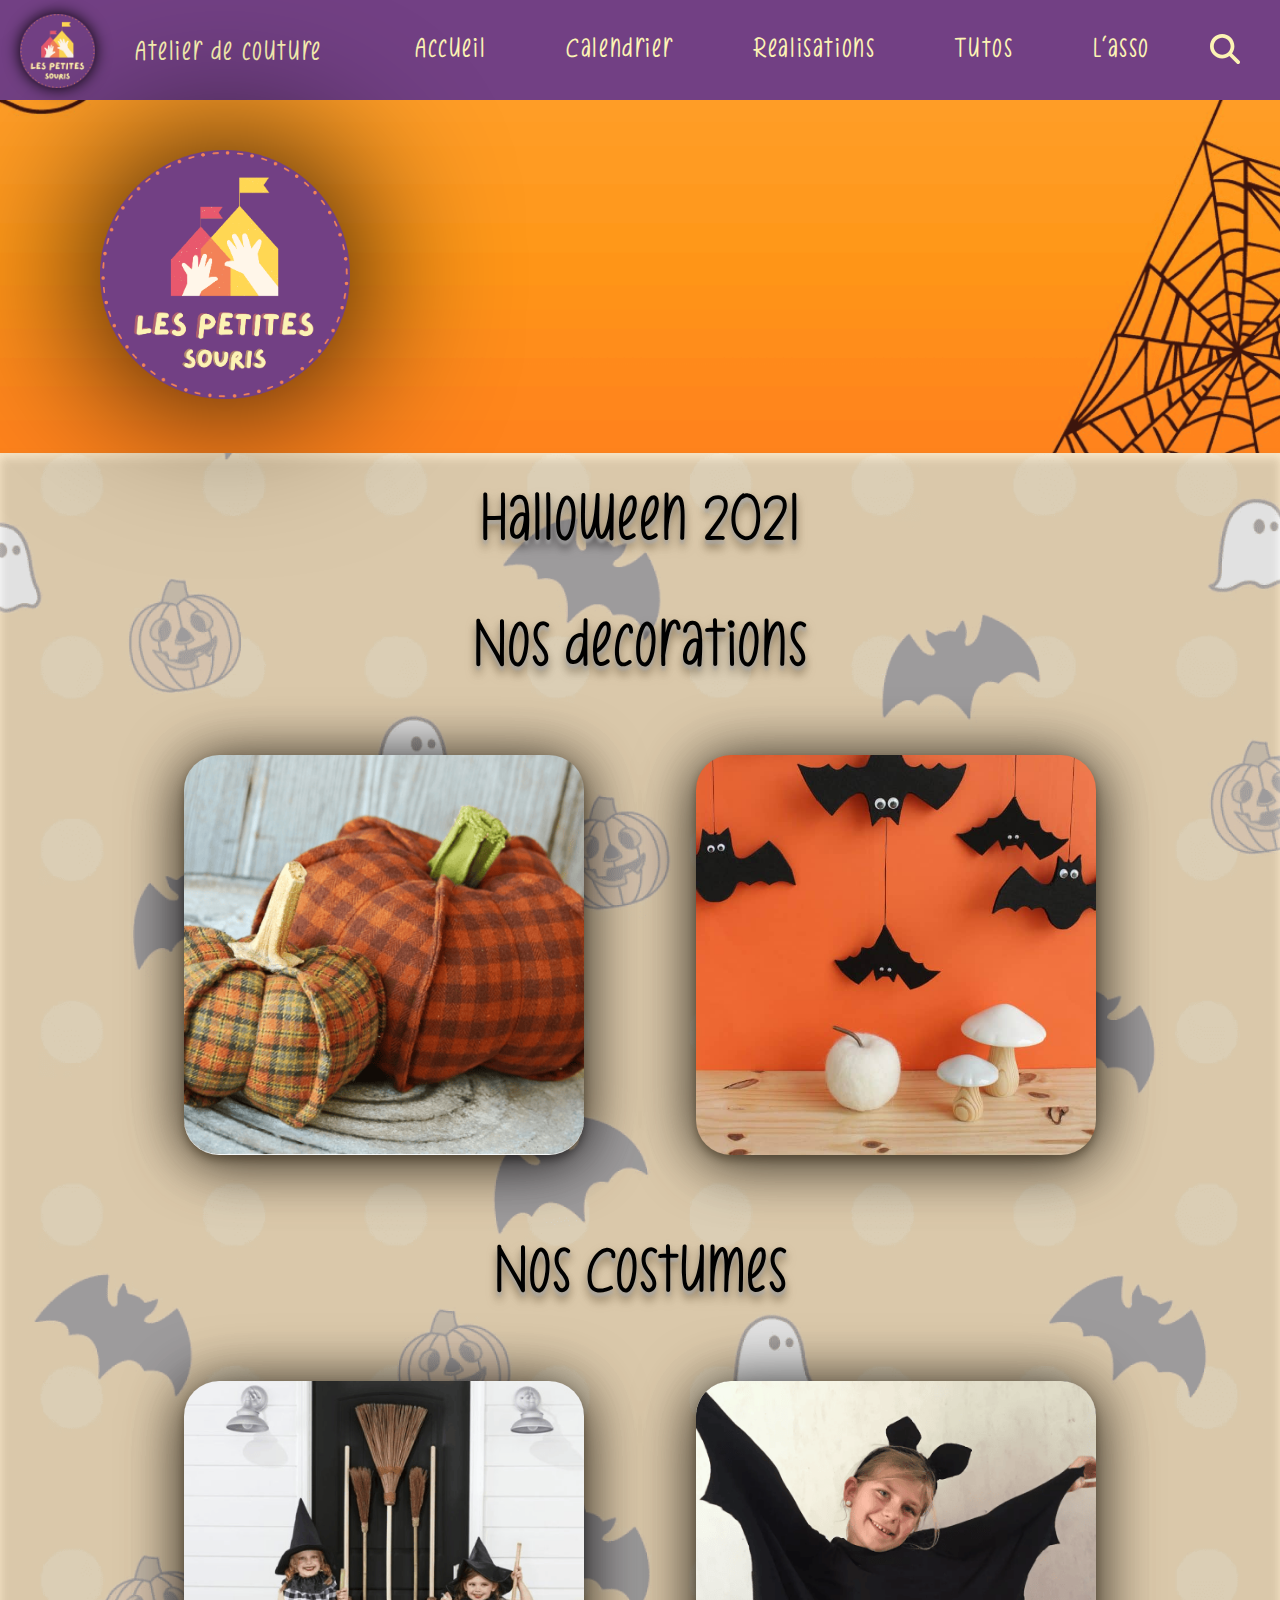
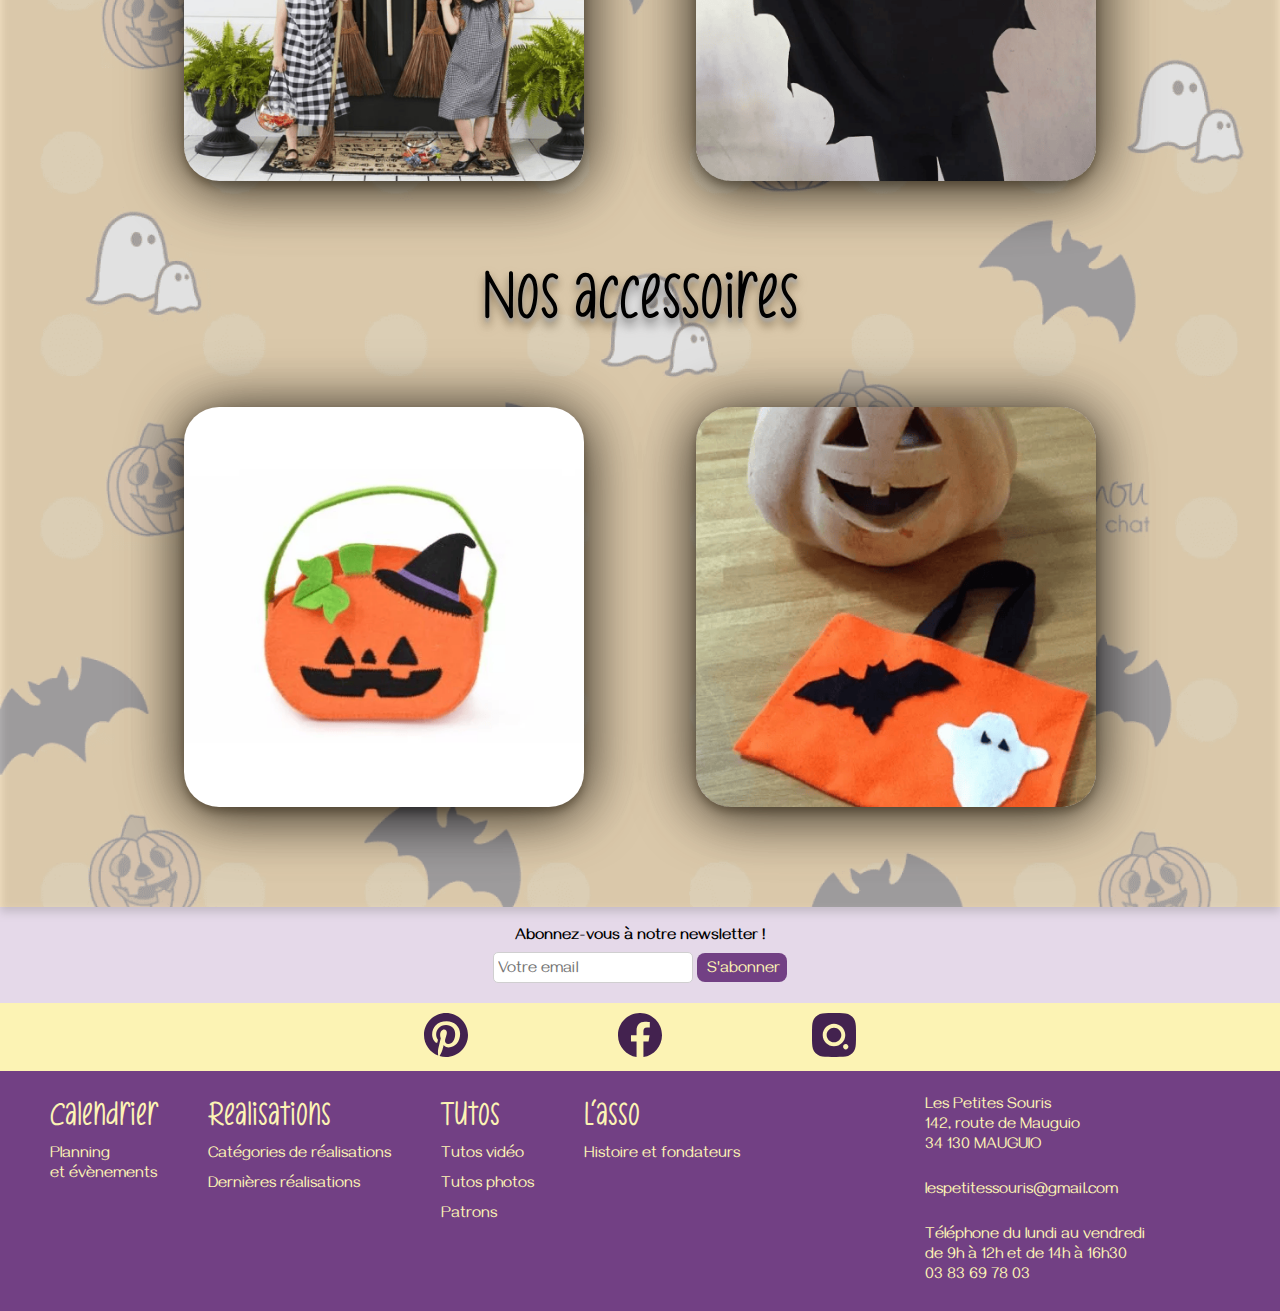
<file: portfolio/projets/projet_couture/projet_couture/halloween.html>
<!DOCTYPE html>
<html lang="fr">

<head>
  <meta charset="UTF-8">
  <meta http-equiv="X-UA-Compatible" content="IE=edge">
  <meta name="viewport" content="width=device-width, initial-scale=1.0">
  <link rel="stylesheet" href="CSS/style.css">
  <link rel="stylesheet" href="CSS/halloween.css">
  <link rel="preconnect" href="https://fonts.googleapis.com">
  <link rel="preconnect" href="https://fonts.gstatic.com" crossorigin>
  <link href="https://fonts.googleapis.com/css2?family=Gayathri&display=swap" rel="stylesheet">
  <link rel="shortcut icon" href="photos/favico.ico">
  <title>Evénements Halloween</title>
</head>

<body>

  <header>

    <nav>

      <div class="navbar">

        <!-- LOGO GAUCHE -->
        <ul class="logo_gauche">
          <li><a href="index.html"><img class="logonav" src="photos/logo.png" alt="Logo des petites souris"></a>
          </li>
          <li>
            <h2 class="titre_logo">Atelier de couture</h2>
          </li>
        </ul>


        <!-- NAVBAR -->
        <div class="burger_icon">
          <input type="checkbox" id="toggle" name="hidden">
          <label for="toggle"><img src="photos/icon_burger.png" alt=""></label>

          <ul class="burger">
            <li>
              <h2><a href="index.html" class="nav_links" title="Accueil">Accueil</a></h2>
            </li>
            <li>
              <h2><a href="calendrier.html" class="nav_links" title="Calendrier">Calendrier</a></h2>
            </li>
            <li>
              <h2><a href="realisations.html" class="nav_links" title="Réalisations">Realisations</a></h2>
            </li>
            <li>
              <h2><a href="tutos.html" class="nav_links" title="Tutos">Tutos</a></h2>
            </li>
            <li>
              <h2><a href="lasso.html" class="nav_links" title="L'asso">L'asso</a></h2>
            </li>
            <li>
              <a href="" title="Rechercher"><img src="photos/loupe.svg" alt=""></a>
            </li>
          </ul>

        </div>

      </div>

    </nav>

    <!-- BANNIERE -->

    <div class="banniere_halloween">

      <img src="photos/logo.png" alt="Logo Banniere" class="logobanniere">

    </div>

  </header>

  <!-- MAIN -->

  <main>

    <!-- NOS DECORATIONS -->
    <div>
      <h1 class="titre_halloween">Halloween 2021</h1>
      <h1 class="titre_section">Nos décorations</h1>
    </div>

    <section class="cards">
      <h2>Hidden</h2>
      <div class="card_confectionner card_1">
        <a href="#" title="Nos décorations Halloween"></a>
      </div>

      <div class="card_confectionner card_2">
        <a href="#" title="Nos décorations Halloween"></a>
      </div>
    </section>


    <!-- NOS COSTUMES -->
    <div>
      <h1 class="titre_section">Nos Costumes</h1>
    </div>

    <section class="cards">
      <h2>Hidden</h2>
      <div class="card_confectionner card_3">
        <a href="#" title="Nos costumes Halloween"></a>
      </div>

      <div class="card_confectionner card_4">
        <a href="#" title="Nos costumes Halloween"></a>
      </div>
    </section>


    <!-- NOS ACCESSOIRES -->
    <div>
      <h1 class="titre_section">Nos accessoires</h1>
    </div>

    <section class="cards">
      <h2>Hidden</h2>
      <div class="card_confectionner card_5">
        <a href="#" title="Nos accessoires Halloween"></a>
      </div>

      <div class="card_confectionner card_6">
        <a href="#" title="Nos accessoires Halloween"></a>
      </div>
    </section>

  </main>


  <!-- FOOTER -->

  <footer>

    <div id="newsletter">
      <p>Abonnez-vous à notre newsletter !</p>
      <form>
        <input type="email" placeholder="Votre email">
        <input type="submit" value="S'abonner">
      </form>
    </div>

    <div id="socials">
      <a href="https://www.pinterest.it/search/pins/?q=les%20petites%20souris&rs=typed"><img src="photos/pinterest.svg"
          alt="Lien vers notre pinterest"></a>
      <a href="https://www.facebook.com/bellesgc"><img src="photos/Facebook.svg" alt="Lien vers notre Facebook"
          id="facebook"></a>
      <a href="https://www.youtube.com/watch?v=dQw4w9WgXcQ"><img src="photos/instagram.svg"
          alt="Lien vers notre Instagram"></a>
    </div>

    <div id="nav_footer">
      <div id="arborescence">
        <div id="calendrier">

          <ul>
            <li><span>Calendrier</span></li>
            <li><a href="calendrier.html">Planning <br>et évènements</a></li>
          </ul>

        </div>
        <div id="realisations">

          <ul>
            <li><span>Realisations</span></li>
            <li><a href="recherche_real.html">Catégories de réalisations</a></li>
            <li><a href="recherche_real.html">Dernières réalisations</a></li>
          </ul>

        </div>
        <div id="tutos">
          
          <ul>
            <li><span>Tutos</span>
            <li><a href="recherche_tutos.html">Tutos vidéo</a></li>
            <li><a href="recherche_tutos.html">Tutos photos</a></li>
            <li><a href="recherche_tutos.html">Patrons</a></li>
          </ul>

        </div>
        <div id="asso">

          <ul>
            <li><span>L'asso</span></li>
            <li><a href="lasso.html">Histoire et fondateurs</a></li>
          </ul>
        </div>
      </div>

      <div id="coordonnees">
        <p>Les Petites Souris <br> 142, route de Mauguio <br>34 130 MAUGUIO</p>
        <p>lespetitessouris@gmail.com</p>
        <p>Téléphone du lundi au vendredi <br>de 9h à 12h et de 14h à 16h30 <br>03 83 69 78 03</p>
      </div>
    </div>
  </footer>

</body>

</html>
</file>
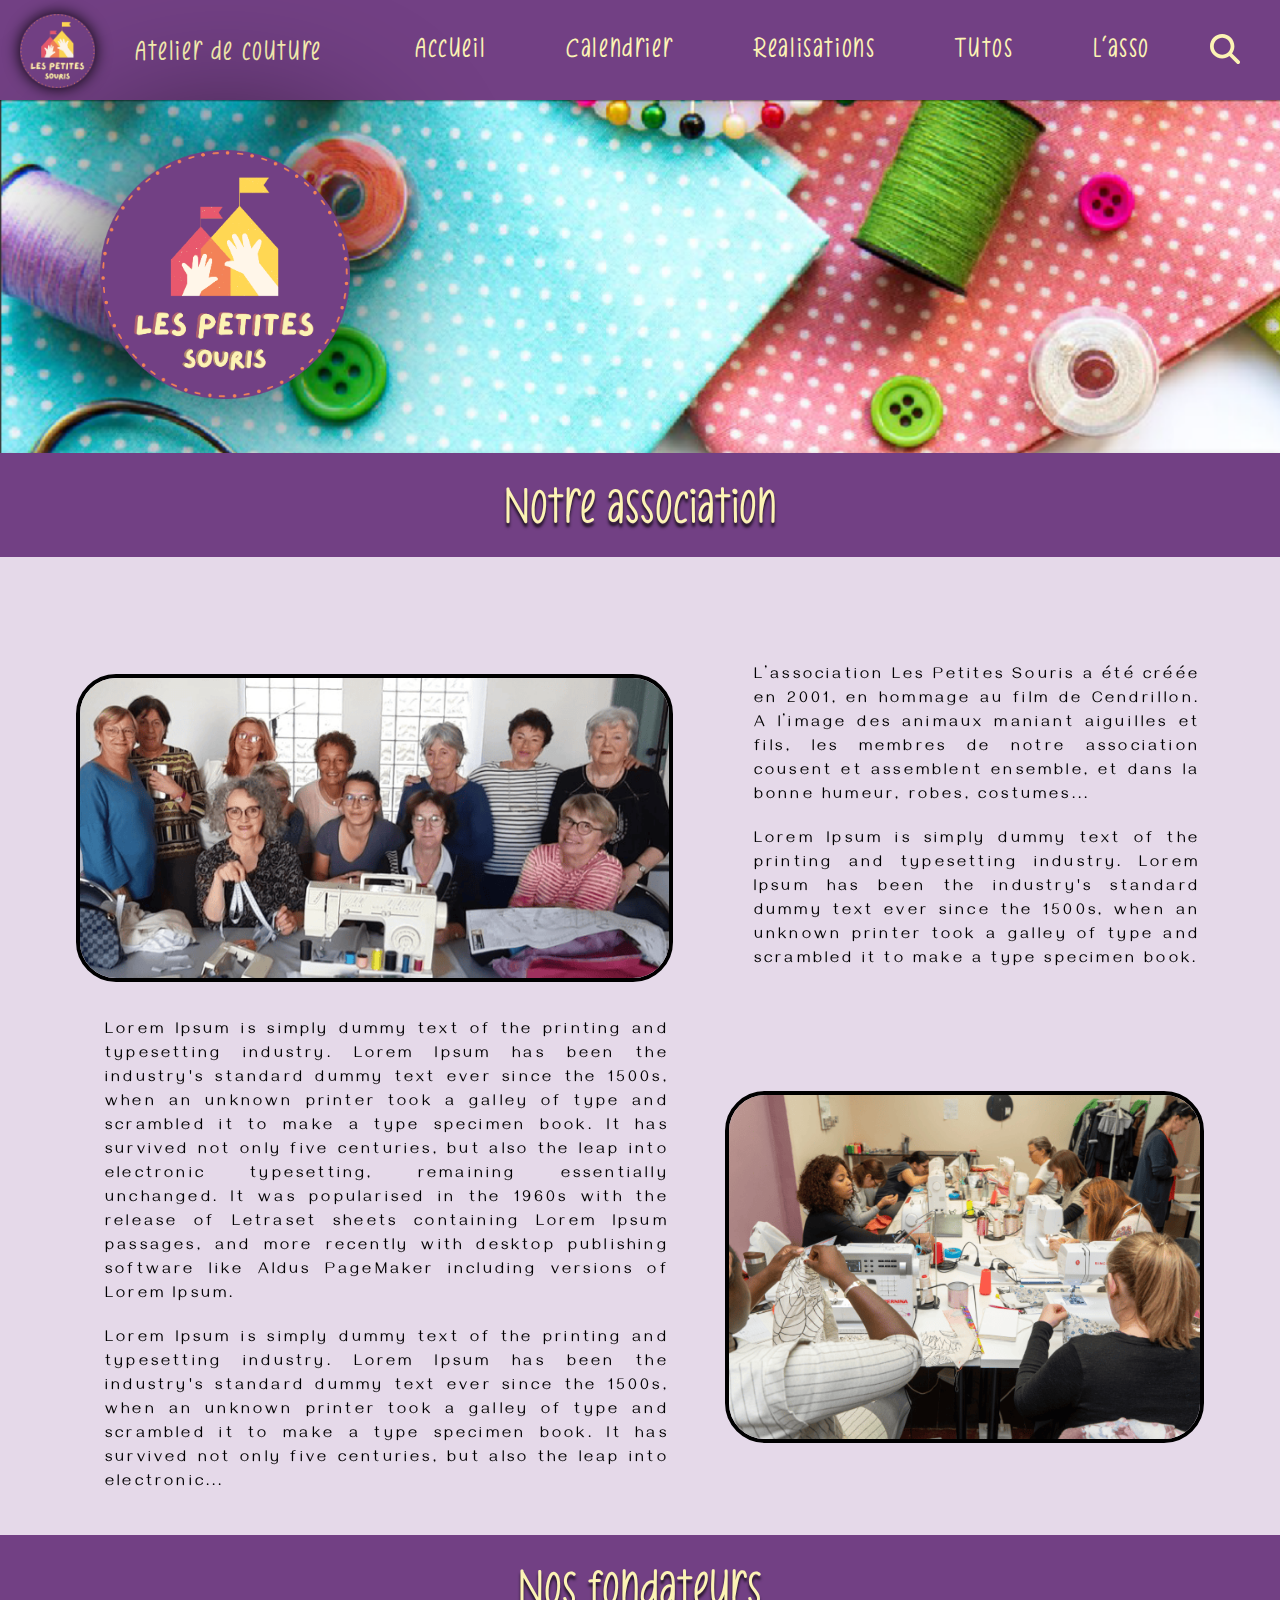
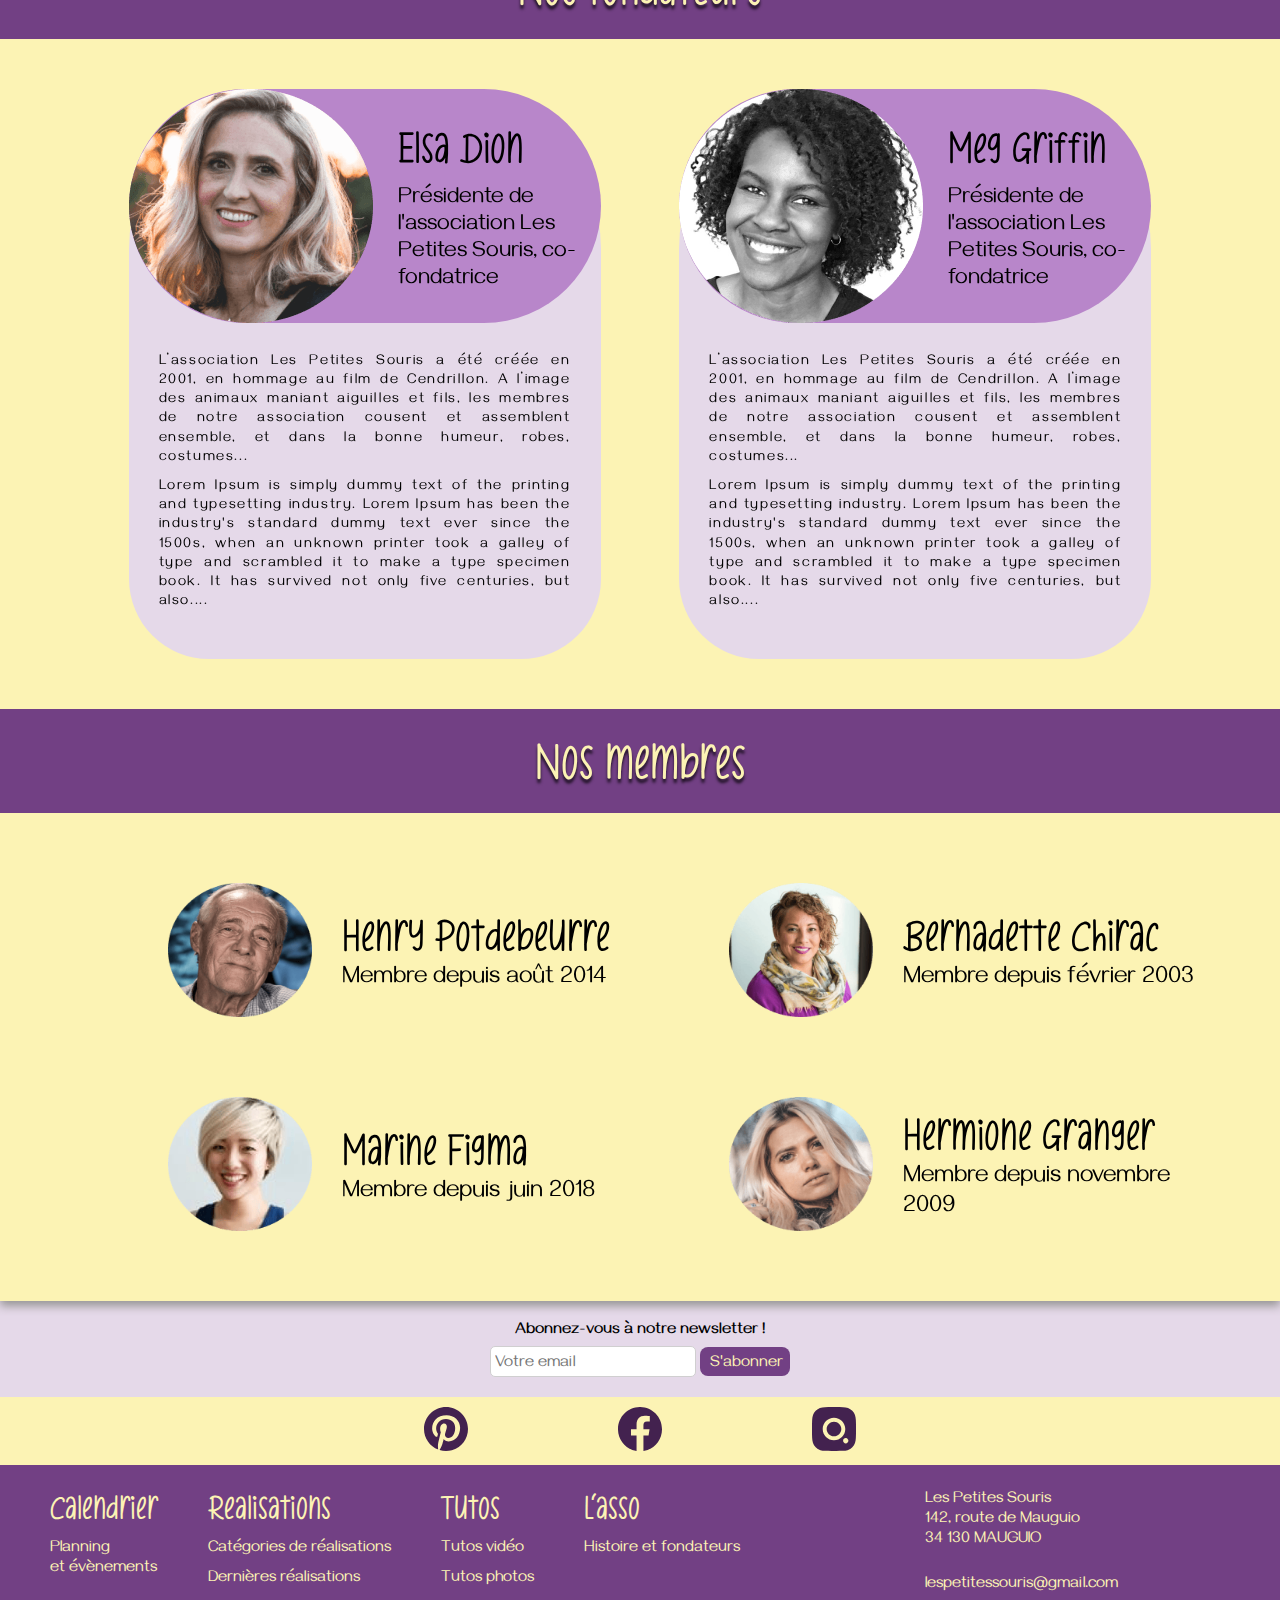
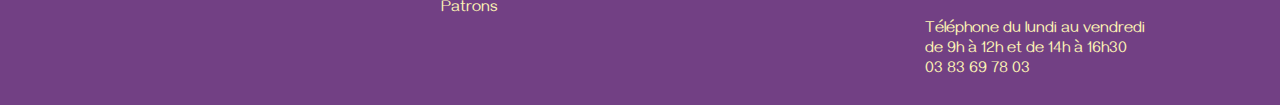
<file: portfolio/projets/projet_couture/projet_couture/lasso.html>
<!DOCTYPE html>
<html lang="fr">

<head>
  <meta charset="UTF-8">
  <meta http-equiv="X-UA-Compatible" content="IE=edge">
  <meta name="viewport" content="width=device-width, initial-scale=1.0">
  <link rel="stylesheet" href="CSS/style.css">
  <link rel="stylesheet" href="CSS/style_lasso.css">
  <link rel="preconnect" href="https://fonts.googleapis.com">
  <link rel="preconnect" href="https://fonts.gstatic.com" crossorigin>
  <link href="https://fonts.googleapis.com/css2?family=Gayathri&display=swap" rel="stylesheet">
  <link rel="shortcut icon" href="photos/favico.ico">
  <title>L'asso</title>
</head>

<body>


  <!-- HEADER -->

  <header>

    <nav>

      <div class="navbar">

        <!-- LOGO GAUCHE -->
        <ul class="logo_gauche">
          <li><a href="index.html"><img class="logonav" src="photos/logo.png" alt="Logo des petites souris"></a>
          </li>
          <li>
            <h2 class="titre_logo">Atelier de couture</h2>
          </li>
        </ul>


        <!-- NAVBAR -->
        <div class="burger_icon">
          <input type="checkbox" id="toggle" name="hidden">
          <label for="toggle"><img src="photos/icon_burger.png" alt=""></label>

          <ul class="burger">
            <li>
              <h2><a href="index.html" class="nav_links" title="Accueil">Accueil</a></h2>
            </li>
            <li>
              <h2><a href="calendrier.html" class="nav_links" title="Calendrier">Calendrier</a></h2>
            </li>
            <li>
              <h2><a href="realisations.html" class="nav_links" title="Réalisations">Realisations</a></h2>
            </li>
            <li>
              <h2><a href="tutos.html" class="nav_links" title="Tutos">Tutos</a></h2>
            </li>
            <li>
              <h2><a href="lasso.html" class="nav_links" title="L'asso">L'asso</a></h2>
            </li>
            <li>
              <a href="" title="Rechercher"><img src="photos/loupe.svg" alt=""></a>
            </li>
          </ul>

        </div>

      </div>

    </nav>
    <!-- BANNIERE -->

    <div class="banniere">

      <img src="photos/logo.png" alt="" class="logobanniere">

    </div>

  </header>


  <!-- MAIN -->
  <main>

    <!--- NOTRE ASSOCIATION -->

    <h1 class="association">Notre association</h1>
    <section class="association">
      <h6>Hidden</h6>
      <img src="photos/equipe.png" alt="" class="membres">
      <div class="colonne_texte1">
        <p class="elements">L’association Les Petites Souris a été créée en 2001, en hommage au film de Cendrillon. A
          l’image des animaux
          maniant aiguilles et fils, les membres de notre association cousent et assemblent ensemble, et dans la bonne
          humeur, robes, costumes...</p>
        <p class="elements">Lorem Ipsum is simply dummy text of the printing and typesetting industry. Lorem Ipsum has
          been the industry's
          standard dummy text ever since the 1500s, when an unknown printer took a galley of type and scrambled it to make
          a type specimen book. </p>
      </div>
      <div class="colonne_texte2">
        <p class="elements">Lorem Ipsum is simply dummy text of the printing and typesetting industry. Lorem Ipsum has
          been the industry's
          standard dummy text ever since the 1500s, when an unknown printer took a galley of type and scrambled it to make
          a type specimen book. It has survived not only five centuries, but also the leap into electronic typesetting,
          remaining essentially unchanged. It was popularised in the 1960s with the release of Letraset sheets containing
          Lorem Ipsum passages, and more recently with desktop publishing software like Aldus PageMaker including versions
          of Lorem Ipsum.</p>
        <p class="elements">Lorem Ipsum is simply dummy text of the printing and typesetting industry. Lorem Ipsum has
          been the industry's
          standard dummy text ever since the 1500s, when an unknown printer took a galley of type and scrambled it to make
          a type specimen book. It has survived not only five centuries, but also the leap into electronic...</p>
      </div>
      <img src="photos/cours_couture.png" alt="" class="cours_couture">
    </section>

    <!-- NOS FONDATEURS -->

    <h1 class="fondateurs">Nos fondateurs</h1>
    <section class="fondateurs">
      <div class="card_fondatrices ">
        <div class="bandeau">
          <img src="photos/elsa_dion.png" alt="" class="photos_fondatrices">
          <div class="intro_fondatrices">
            <h2>Elsa Dion</h2>
            <p>Présidente de l'association Les Petites Souris, co-fondatrice</p>
          </div>
        </div>
        <div class="description_fondatrice">
          <p>L’association Les Petites Souris a été créée en 2001, en hommage au film de Cendrillon. A l’image des animaux
            maniant aiguilles et fils, les membres de notre association cousent et assemblent ensemble, et dans la bonne
            humeur, robes, costumes...</p>
          <p>Lorem Ipsum is simply dummy text of the printing and typesetting industry. Lorem Ipsum has been the
            industry's standard dummy text ever since the 1500s, when an unknown printer took a galley of type and
            scrambled it to make a type specimen book. It has survived not only five centuries, but also....</p>
        </div>
      </div>
      <div class="card_fondatrices margin_queries">
        <div class="bandeau">
          <img src="photos/meg_griffin.png" alt="" class="photos_fondatrices">
          <div class="intro_fondatrices">
            <h2>Meg Griffin</h2>
            <p>Présidente de l'association Les Petites Souris, co-fondatrice</p>
          </div>
        </div>
        <div class="description_fondatrice padding_queries">
          <p>L’association Les Petites Souris a été créée en 2001, en hommage au film de Cendrillon. A l’image des animaux
            maniant aiguilles et fils, les membres de notre association cousent et assemblent ensemble, et dans la bonne
            humeur, robes, costumes...</p>
          <p>Lorem Ipsum is simply dummy text of the printing and typesetting industry. Lorem Ipsum has been the
            industry's standard dummy text ever since the 1500s, when an unknown printer took a galley of type and
            scrambled it to make a type specimen book. It has survived not only five centuries, but also....</p>
        </div>
      </div>
    </section>

    <!-- NOS MEMBRES -->
    <h1 class="titre_membre">Nos membres</h1>
    <section class="nos_membres">
      <div class="card_membre">
        <img src="photos/potdebeurre.png" alt="">
        <div>
          <h2>Henry Potdebeurre</h2>
          <p>Membre depuis août 2014</p>
        </div>
      </div>
      <div class="card_membre">
        <img src="photos/chirac.png" alt="">
        <div>
          <h2>Bernadette Chirac</h2>
          <p>Membre depuis février 2003</p>
        </div>
      </div>
      <div class="card_membre">
        <img src="photos/figma.png" alt="">
        <div>
          <h2>Marine Figma</h2>
          <p>Membre depuis juin 2018</p>
        </div>
      </div>
      <div class="card_membre">
        <img src="photos/granger.png" alt="">
        <div>
          <h2>Hermione Granger</h2>
          <p>Membre depuis novembre 2009</p>
        </div>
      </div>
    </section>
  </main>

  <!-- FOOTER -->

  <footer>

    <div id="newsletter">
      <p>Abonnez-vous à notre newsletter !</p>
      <form>
        <input type="email" placeholder="Votre email">
        <input type="submit" value="S'abonner">
      </form>
    </div>

    <div id="socials">
      <a href="https://www.pinterest.it/search/pins/?q=les%20petites%20souris&rs=typed"><img src="photos/pinterest.svg"
          alt="Lien vers notre pinterest"></a>
      <a href="https://www.facebook.com/bellesgc"><img src="photos/Facebook.svg" alt="Lien vers notre Facebook"
          id="facebook"></a>
      <a href="https://www.youtube.com/watch?v=dQw4w9WgXcQ"><img src="photos/instagram.svg"
          alt="Lien vers notre Instagram"></a>
    </div>

    <div id="nav_footer">
      <div id="arborescence">
        <div id="calendrier">

          <ul>
            <li><span>Calendrier</span></li>
            <li><a href="calendrier.html">Planning <br>et évènements</a></li>
          </ul>

        </div>
        <div id="realisations">

          <ul>
            <li><span>Realisations</span></li>
            <li><a href="recherche_real.html">Catégories de réalisations</a></li>
            <li><a href="recherche_real.html">Dernières réalisations</a></li>
          </ul>

        </div>
        <div id="tutos">
          
          <ul>
            <li><span>Tutos</span>
            <li><a href="recherche_tutos.html">Tutos vidéo</a></li>
            <li><a href="recherche_tutos.html">Tutos photos</a></li>
            <li><a href="recherche_tutos.html">Patrons</a></li>
          </ul>

        </div>
        <div id="asso">

          <ul>
            <li><span>L'asso</span></li>
            <li><a href="lasso.html">Histoire et fondateurs</a></li>
          </ul>
        </div>
      </div>

      <div id="coordonnees">
        <p>Les Petites Souris <br> 142, route de Mauguio <br>34 130 MAUGUIO</p>
        <p>lespetitessouris@gmail.com</p>
        <p>Téléphone du lundi au vendredi <br>de 9h à 12h et de 14h à 16h30 <br>03 83 69 78 03</p>
      </div>
    </div>
  </footer>
</body>

</html>
</file>
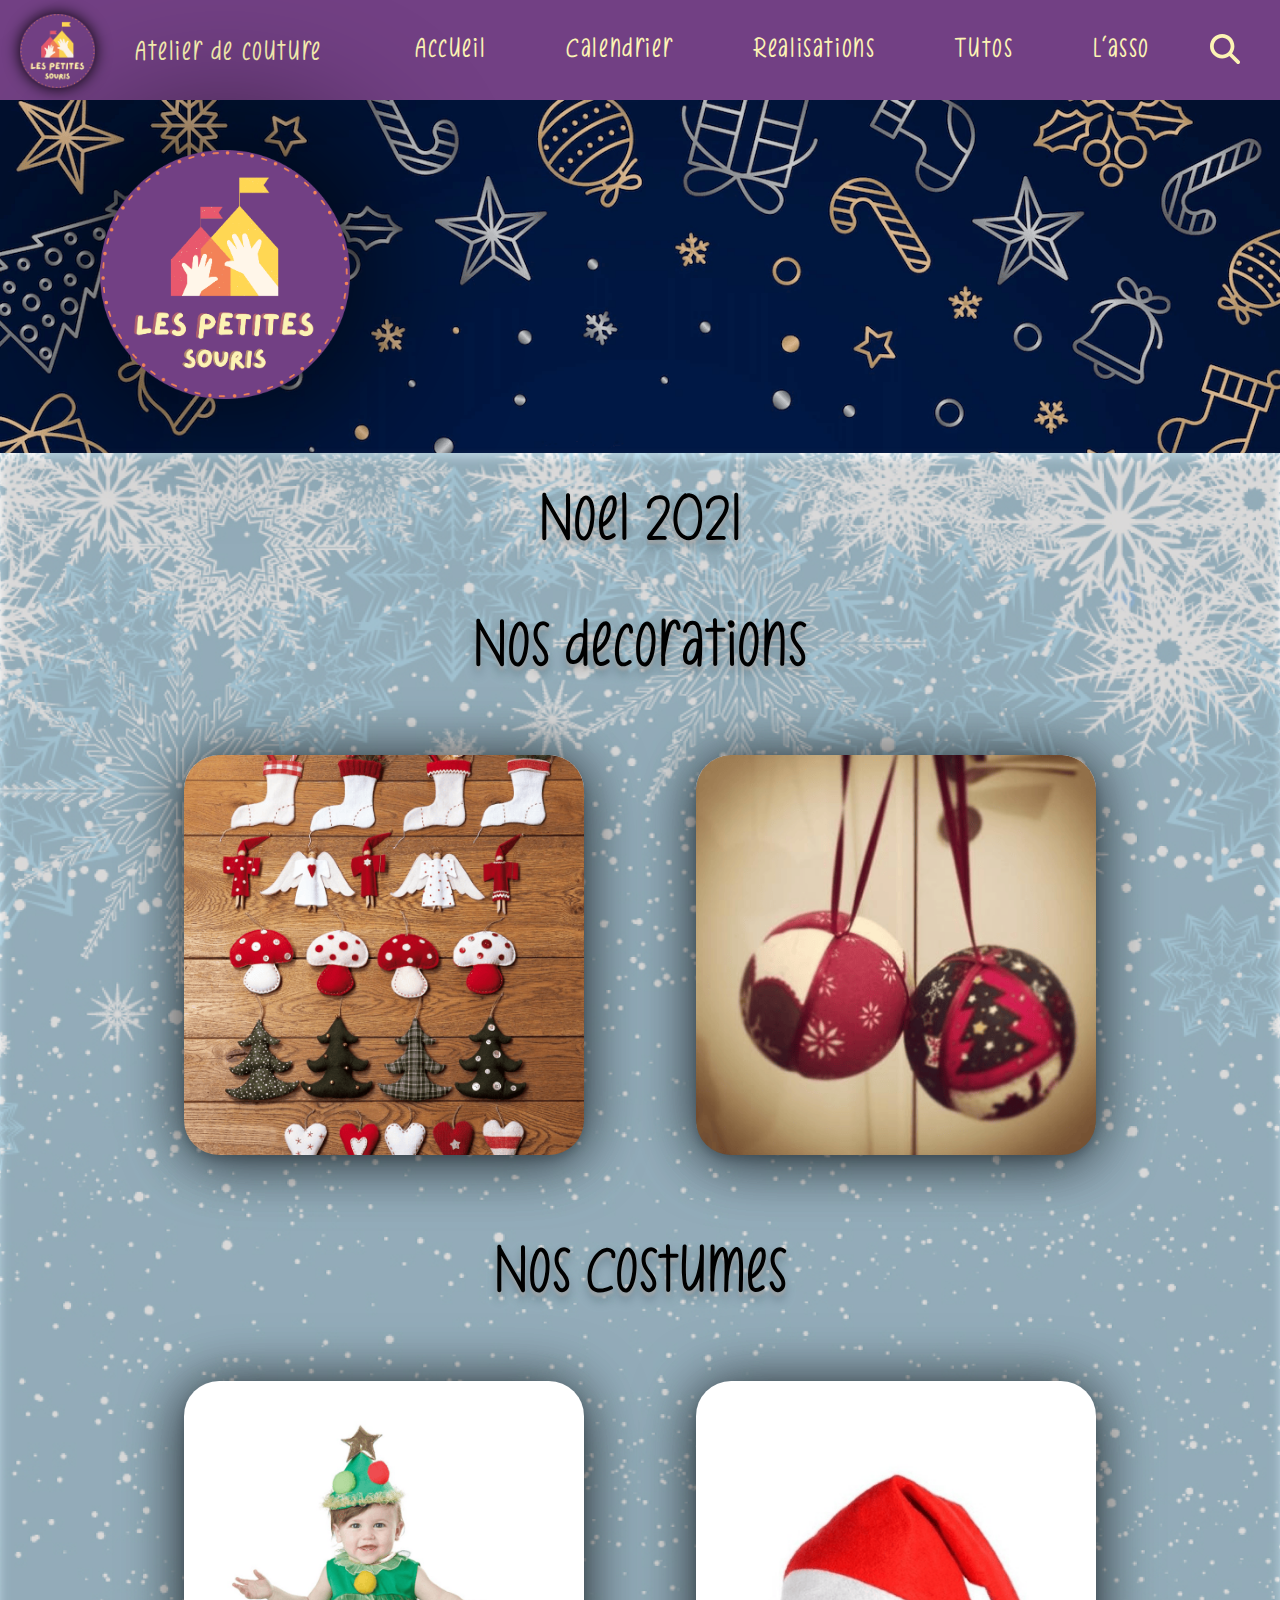
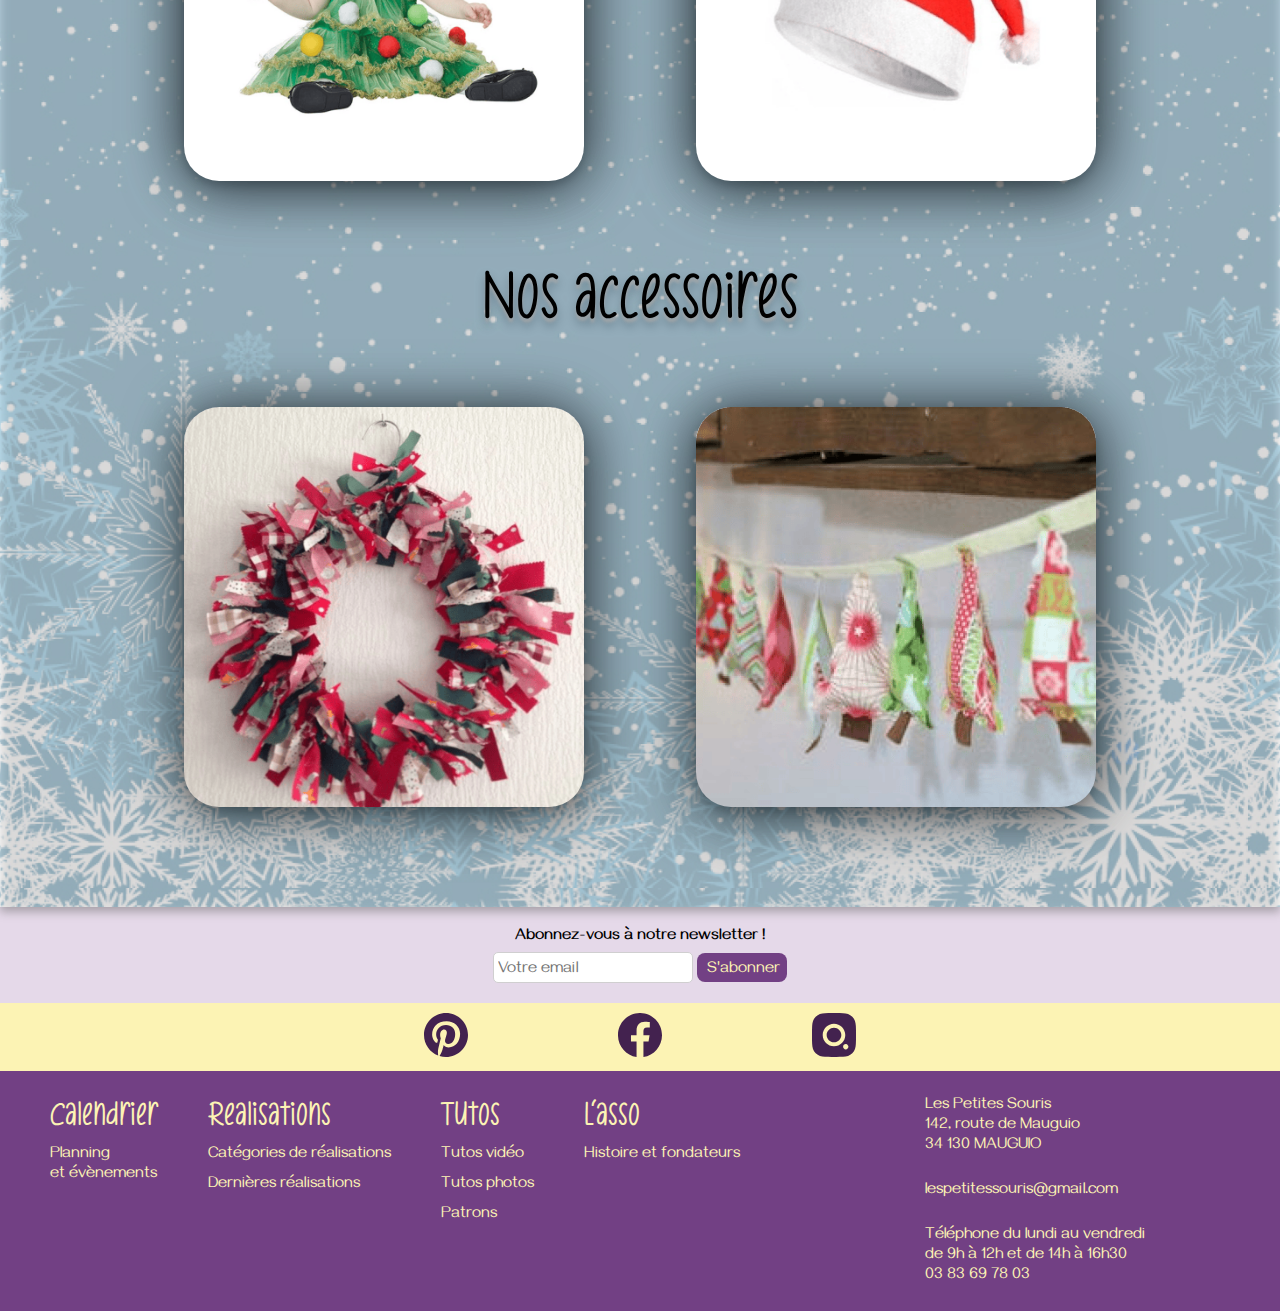
<file: portfolio/projets/projet_couture/projet_couture/noel.html>
<!DOCTYPE html>
<html lang="fr">
  <head>
    <meta charset="UTF-8">
    <meta http-equiv="X-UA-Compatible" content="IE=edge">
    <meta name="viewport" content="width=device-width, initial-scale=1.0">
    <link rel="stylesheet" href="CSS/style.css" type="text/css">
    <link rel="stylesheet" href="CSS/noel.css" type="text/css">
    <link rel="preconnect" href="https://fonts.googleapis.com">
    <link rel="preconnect" href="https://fonts.gstatic.com" crossorigin>
    <link href="https://fonts.googleapis.com/css2?family=Gayathri&display=swap" rel="stylesheet">
    <link rel="shortcut icon" href="photos/favico.ico">
    <title>Evénements Noël</title>
  </head>
  <body>

    
 <!-- HEADER -->

 <header>

  <nav>

    <div class="navbar">

      <!-- LOGO GAUCHE -->
      <ul class="logo_gauche">
        <li><a href="index.html"><img class="logonav" src="photos/logo.png" alt="Logo des petites souris"></a>
        </li>
        <li>
          <h2 class="titre_logo">Atelier de couture</h2>
        </li>
      </ul>


      <!-- NAVBAR -->
      <div class="burger_icon">
        <input type="checkbox" id="toggle" name="hidden">
        <label for="toggle"><img src="photos/icon_burger.png" alt=""></label>

        <ul class="burger">
          <li>
            <h2><a href="index.html" class="nav_links" title="Accueil">Accueil</a></h2>
          </li>
          <li>
            <h2><a href="calendrier.html" class="nav_links" title="Calendrier">Calendrier</a></h2>
          </li>
          <li>
            <h2><a href="realisations.html" class="nav_links" title="Réalisations">Realisations</a></h2>
          </li>
          <li>
            <h2><a href="tutos.html" class="nav_links" title="Tutos">Tutos</a></h2>
          </li>
          <li>
            <h2><a href="lasso.html" class="nav_links" title="L'asso">L'asso</a></h2>
          </li>
          <li>
            <a href="" title="Rechercher"><img src="photos/loupe.svg" alt=""></a>
          </li>
        </ul>

      </div>

    </div>

  </nav>

  <!-- BANNIERE -->

  <div class="banniere_noel">

    <img src="photos/logo.png" alt="" class="logobanniere">

  </div>

</header>


  
  <!-- MAIN -->

  <main>

    <!-- NOS DECORATIONS -->
    <div>
      <h1 class="titre_noel">Noel 2021</h1>
      <h1 class="titre_section">Nos décorations</h1>
    </div>

    <section class="cards">
      <h2>Hidden</h2>
      <div class="card_confectionner card_1">
        <a href="#" title="Décorations Noel"></a>
      </div>

      <div class="card_confectionner card_2">
        <a href="#" title="Décorations Noel"></a>
      </div>
    </section>


    <!-- NOS COSTUMES -->
    <div>
      <h1 class="titre_section">Nos Costumes</h1>
    </div>

    <section class="cards">
      <h2>Hidden</h2>
      <div class="card_confectionner card_3">
        <a href="#" title="Costumes Noel"></a>
      </div>

      <div class="card_confectionner card_4">
        <a href="#" title="Costumes Noel"></a>
      </div>
    </section>


    <!-- NOS ACCESSOIRES -->
    <div>
      <h1 class="titre_section">Nos accessoires</h1>
    </div>

    <section class="cards">
      <h2>Hidden</h2>
      <div class="card_confectionner card_5">
        <a href="#" title="Accessoires Noel"></a>
      </div>

      <div class="card_confectionner card_6">
        <a href="#" title="Accessoires Noel"></a>
      </div>
    </section>

  </main>



  <!-- FOOTER -->

  <footer>

    <div id="newsletter">
      <p>Abonnez-vous à notre newsletter !</p>
      <form>
        <input type="email" placeholder="Votre email">
        <input type="submit" value="S'abonner">
      </form>
    </div>

    <div id="socials">
      <a href="https://www.pinterest.it/search/pins/?q=les%20petites%20souris&rs=typed"><img src="photos/pinterest.svg"
          alt="Lien vers notre pinterest"></a>
      <a href="https://www.facebook.com/bellesgc"><img src="photos/Facebook.svg" alt="Lien vers notre Facebook"
          id="facebook"></a>
      <a href="https://www.youtube.com/watch?v=dQw4w9WgXcQ"><img src="photos/instagram.svg"
          alt="Lien vers notre Instagram"></a>
    </div>

    <div id="nav_footer">
      <div id="arborescence">
        <div id="calendrier">

          <ul>
            <li><span>Calendrier</span></li>
            <li><a href="calendrier.html">Planning <br>et évènements</a></li>
          </ul>

        </div>
        <div id="realisations">

          <ul>
            <li><span>Realisations</span></li>
            <li><a href="recherche_real.html">Catégories de réalisations</a></li>
            <li><a href="recherche_real.html">Dernières réalisations</a></li>
          </ul>

        </div>
        <div id="tutos">
          
          <ul>
            <li><span>Tutos</span>
            <li><a href="recherche_tutos.html">Tutos vidéo</a></li>
            <li><a href="recherche_tutos.html">Tutos photos</a></li>
            <li><a href="recherche_tutos.html">Patrons</a></li>
          </ul>

        </div>
        <div id="asso">

          <ul>
            <li><span>L'asso</span></li>
            <li><a href="lasso.html">Histoire et fondateurs</a></li>
          </ul>
        </div>
      </div>

      <div id="coordonnees">
        <p>Les Petites Souris <br> 142, route de Mauguio <br>34 130 MAUGUIO</p>
        <p>lespetitessouris@gmail.com</p>
        <p>Téléphone du lundi au vendredi <br>de 9h à 12h et de 14h à 16h30 <br>03 83 69 78 03</p>
      </div>
    </div>
  </footer>
  
  </body>
</html>
</file>
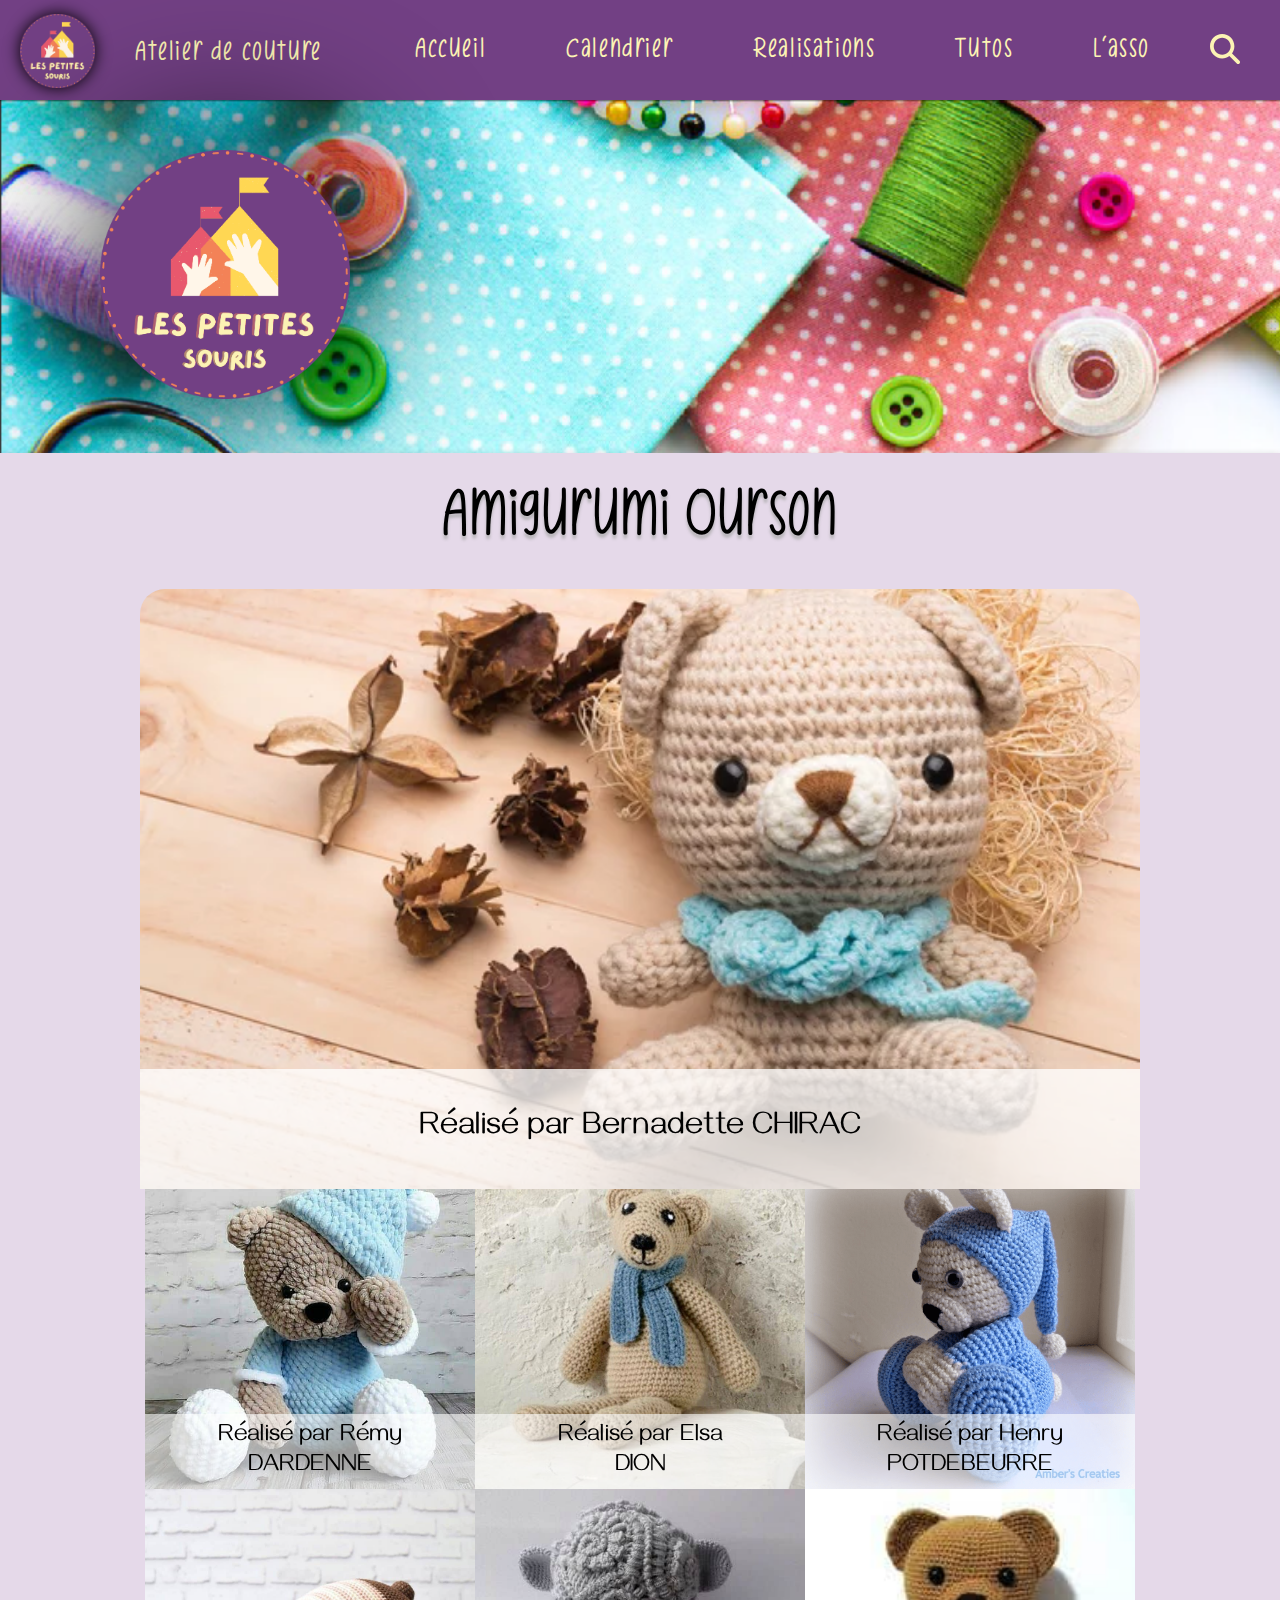
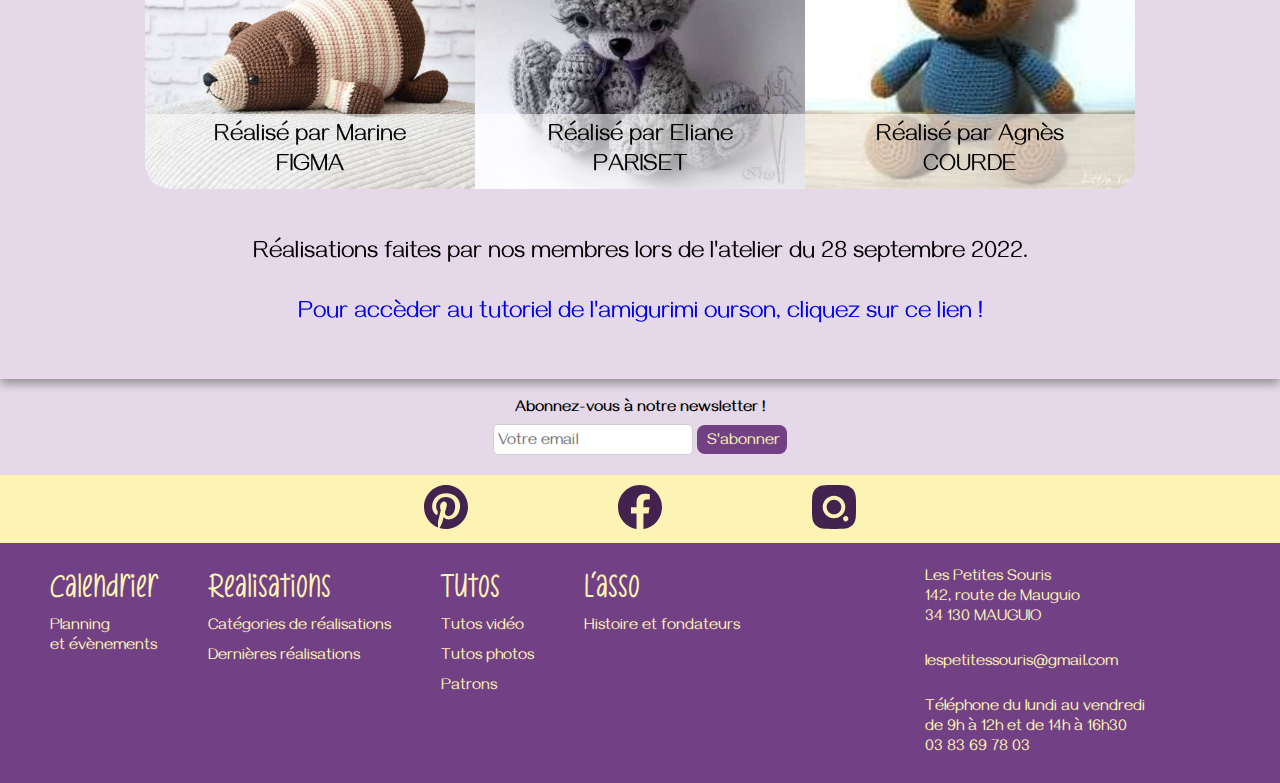
<file: portfolio/projets/projet_couture/projet_couture/pages_real.html>
<!DOCTYPE html>
<html lang="fr">

<head>
  <meta charset="UTF-8">
  <meta http-equiv="X-UA-Compatible" content="IE=edge">
  <meta name="viewport" content="width=device-width, initial-scale=1.0">
  <link rel="stylesheet" href="CSS/style.css" type="text/css">
  <link rel="stylesheet" href="CSS/pages_real.css" type="text/css">
  <link rel="preconnect" href="https://fonts.googleapis.com">
  <link rel="preconnect" href="https://fonts.gstatic.com" crossorigin>
  <link href="https://fonts.googleapis.com/css2?family=Gayathri&display=swap" rel="stylesheet">
  <link rel="shortcut icon" href="photos/favico.ico">
  <title>Réalisations Ourson</title>
</head>

<body>


  <!-- HEADER -->

  <header>

    <nav>

      <div class="navbar">

        <!-- LOGO GAUCHE -->
        <ul class="logo_gauche">
          <li><a href="index.html"><img class="logonav" src="photos/logo.png" alt="Logo des petites souris"></a>
          </li>
          <li>
            <h2 class="titre_logo">Atelier de couture</h2>
          </li>
        </ul>


        <!-- NAVBAR -->
        <div class="burger_icon">
          <input type="checkbox" id="toggle" name="hidden">
          <label for="toggle"><img src="photos/icon_burger.png" alt=""></label>

          <ul class="burger">
            <li>
              <h2><a href="index.html" class="nav_links" title="Accueil">Accueil</a></h2>
            </li>
            <li>
              <h2><a href="calendrier.html" class="nav_links" title="Calendrier">Calendrier</a></h2>
            </li>
            <li>
              <h2><a href="realisations.html" class="nav_links" title="Réalisations">Realisations</a></h2>
            </li>
            <li>
              <h2><a href="tutos.html" class="nav_links" title="Tutos">Tutos</a></h2>
            </li>
            <li>
              <h2><a href="lasso.html" class="nav_links" title="L'asso">L'asso</a></h2>
            </li>
            <li>
              <a href="" title="Rechercher"><img src="photos/loupe.svg" alt="" ></a>
            </li>
          </ul>

        </div>

      </div>

    </nav>

    <!-- BANNIERE -->

    <div class="banniere">

      <img src="photos/logo.png" alt="" class="logobanniere">

    </div>

  </header>


  <!-- MAIN -->

  <main>

    <h1 class="titre_real">Amigurumi Ourson</h1>

    <section id="real">
      <h2>Hidden</h2>
      <!-- GROSSE CARD -->

      <article class="card_gros_ours photo_gros_ours">
        <h2>Hidden</h2>
        <div class="big_bandeau">
          <div>Réalisé par Bernadette CHIRAC</div>
        </div>
      </article>

      <!-- LIGNE 1 -->

      <aside class="ligne">

        <article class="card_ours ours_un">
          <h2>Hidden</h2>
          <div class="petit_bandeau">
            <div>Réalisé par Rémy <br>DARDENNE</div>
          </div>
        </article>

        <article class="card_ours ours_deux">
          <h2>Hidden</h2>
          <div class="petit_bandeau">
            <div>Réalisé par Elsa <br>DION</div>
          </div>
        </article>

        <article class="card_ours ours_trois">
          <h2>Hidden</h2>
          <div class="petit_bandeau">
            <div>Réalisé par Henry <br>POTDEBEURRE</div>
          </div>
        </article>

      </aside>

      <!-- LIGNE 2 -->

      <aside class="ligne">

        <article class="card_ours ours_quatre">
          <h2>Hidden</h2>
          <div class="petit_bandeau border_left">
            <div>Réalisé par Marine <br>FIGMA</div>
          </div>
        </article>

        <article class="card_ours ours_cinq">
          <h2>Hidden</h2>
          <div class="petit_bandeau">
            <div>Réalisé par Eliane <br>PARISET</div>
          </div>
        </article>

        <article class="card_ours ours_six">
          <h2>Hidden</h2>
          <div class="petit_bandeau border_right">
            <div>Réalisé par Agnès <br>COURDE</div>
          </div>
        </article>

      </aside>

    </section>

    <div class="description">
      <p>Réalisations faites par nos membres lors de l'atelier du 28 septembre 2022. </p>
      <br>
      <a href="tutos_papier.html">Pour accèder au tutoriel de l'amigurimi ourson, cliquez sur ce lien !</a>
    </div>

  </main>

  <!-- FOOTER -->

<footer>

    <div id="newsletter">
      <p>Abonnez-vous à notre newsletter !</p>
      <form>
        <input type="email" placeholder="Votre email">
        <input type="submit" value="S'abonner">
      </form>
    </div>

    <div id="socials">
      <a href="https://www.pinterest.it/search/pins/?q=les%20petites%20souris&rs=typed"><img src="photos/pinterest.svg"
          alt="Lien vers notre pinterest"></a>
      <a href="https://www.facebook.com/bellesgc"><img src="photos/Facebook.svg" alt="Lien vers notre Facebook"
          id="facebook"></a>
      <a href="https://www.youtube.com/watch?v=dQw4w9WgXcQ"><img src="photos/instagram.svg"
          alt="Lien vers notre Instagram"></a>
    </div>

    <div id="nav_footer">
      <div id="arborescence">
        <div id="calendrier">

          <ul>
            <li><span>Calendrier</span></li>
            <li><a href="calendrier.html">Planning <br>et évènements</a></li>
          </ul>

        </div>
        <div id="realisations">

          <ul>
            <li><span>Realisations</span></li>
            <li><a href="recherche_real.html">Catégories de réalisations</a></li>
            <li><a href="recherche_real.html">Dernières réalisations</a></li>
          </ul>

        </div>
        <div id="tutos">
          
          <ul>
            <li><span>Tutos</span>
            <li><a href="recherche_tutos.html">Tutos vidéo</a></li>
            <li><a href="recherche_tutos.html">Tutos photos</a></li>
            <li><a href="recherche_tutos.html">Patrons</a></li>
          </ul>

        </div>
        <div id="asso">

          <ul>
            <li><span>L'asso</span></li>
            <li><a href="lasso.html">Histoire et fondateurs</a></li>
          </ul>
        </div>
      </div>

      <div id="coordonnees">
        <p>Les Petites Souris <br> 142, route de Mauguio <br>34 130 MAUGUIO</p>
        <p>lespetitessouris@gmail.com</p>
        <p>Téléphone du lundi au vendredi <br>de 9h à 12h et de 14h à 16h30 <br>03 83 69 78 03</p>
      </div>
    </div>
  </footer>

</body>

</html>
</file>
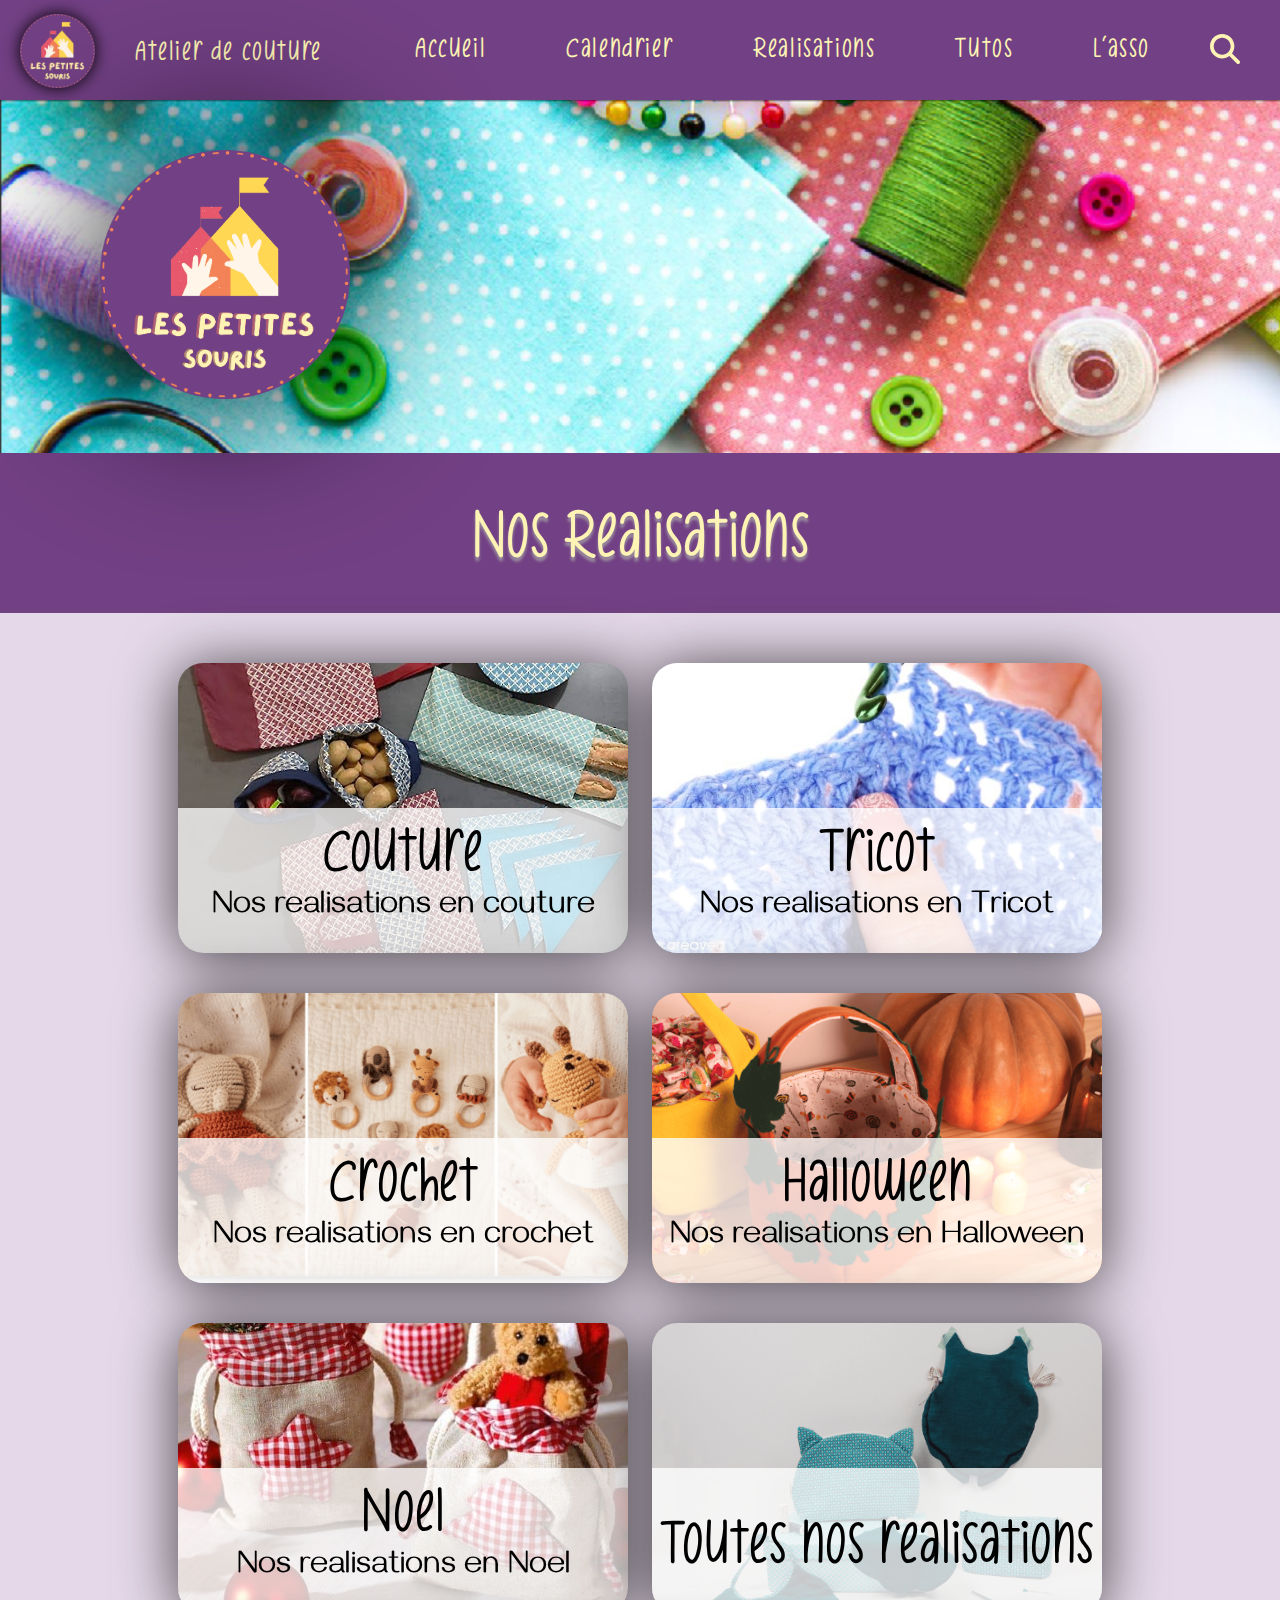
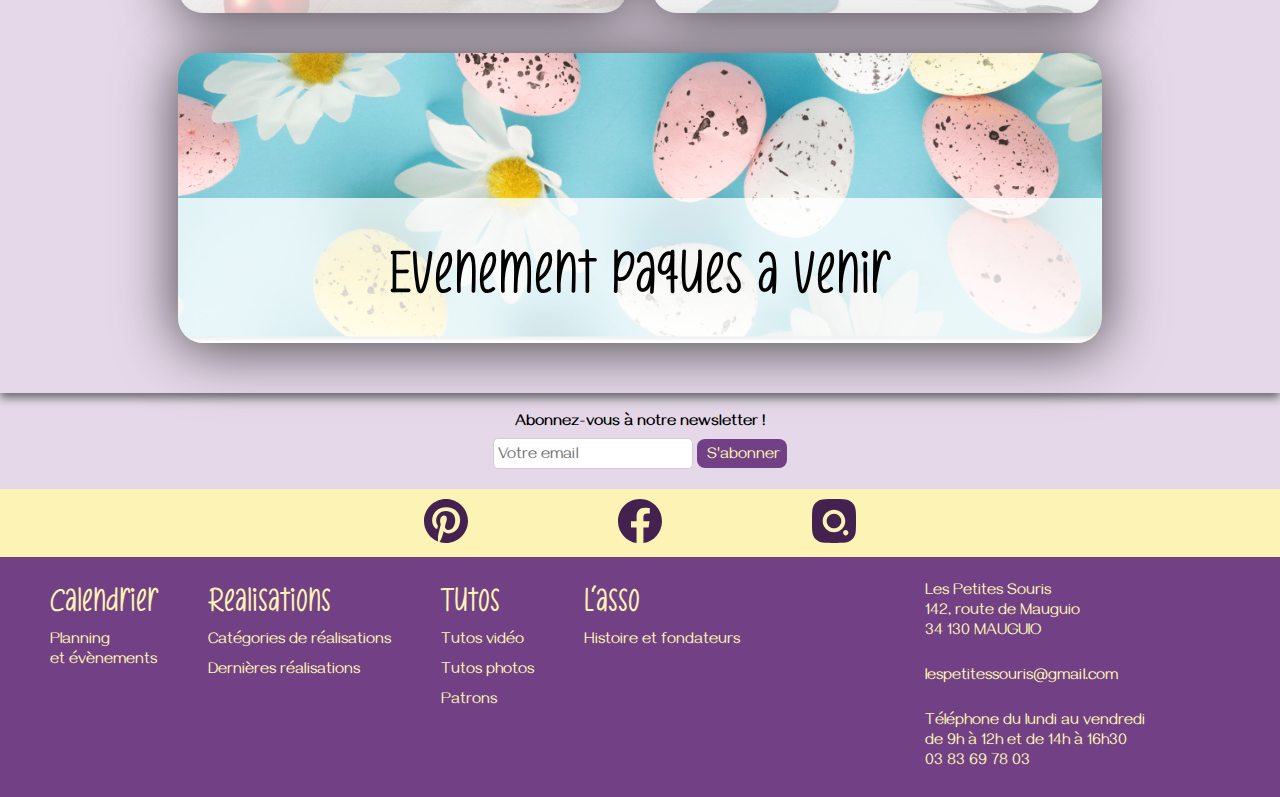
<file: portfolio/projets/projet_couture/projet_couture/realisations.html>
<!DOCTYPE html>
<html lang="fr">

<head>
  <meta charset="UTF-8">
  <meta http-equiv="X-UA-Compatible" content="IE=edge">
  <meta name="viewport" content="width=device-width, initial-scale=1.0">
  <link rel="stylesheet" href="CSS/style.css">
  <link rel="stylesheet" href="CSS/style_realisation.css">
  <link rel="preconnect" href="https://fonts.googleapis.com">
  <link rel="preconnect" href="https://fonts.gstatic.com" crossorigin>
  <link href="https://fonts.googleapis.com/css2?family=Gayathri&display=swap" rel="stylesheet">
  <link rel="shortcut icon" href="photos/favico.ico">
  <title>Réalisations</title>
</head>

<body>


  <!-- HEADER -->

  <header>

    <nav>

      <div class="navbar">

        <!-- LOGO GAUCHE -->
        <ul class="logo_gauche">
          <li><a href="index.html"><img class="logonav" src="photos/logo.png" alt="Logo des petites souris"></a>
          </li>
          <li>
            <h2 class="titre_logo">Atelier de couture</h2>
          </li>
        </ul>


        <!-- NAVBAR -->
        <div class="burger_icon">
          <input type="checkbox" id="toggle" name="hidden">
          <label for="toggle"><img src="photos/icon_burger.png" alt=""></label>

          <ul class="burger">
            <li>
              <h2><a href="index.html" class="nav_links" title="Accueil">Accueil</a></h2>
            </li>
            <li>
              <h2><a href="calendrier.html" class="nav_links" title="Calendrier">Calendrier</a></h2>
            </li>
            <li>
              <h2><a href="realisations.html" class="nav_links" title="Réalisations">Realisations</a></h2>
            </li>
            <li>
              <h2><a href="tutos.html" class="nav_links" title="Tutos">Tutos</a></h2>
            </li>
            <li>
              <h2><a href="lasso.html" class="nav_links" title="L'asso">L'asso</a></h2>
            </li>
            <li>
              <a href="" title="Rechercher"><img src="photos/loupe.svg" alt=""></a>
            </li>
          </ul>

        </div>

      </div>

    </nav>

    <!-- BANNIERE -->

    <div class="banniere">

      <img src="photos/logo.png" alt="" class="logobanniere">

    </div>

  </header>


  <!-- MAIN -->
  <section class="container_titre">
    <h2 class="titre_real">Nos Realisations</h2>
  </section>

  <main class="background_main">

    <!-- SECTION 2 CARD -->

    <section class="container_card">

      <!-- CARD 1 COUTURE -->

      <div class="card_real photo_couture">
        <a class="bandeau_card" href="#">
          <div class="container_text">
            <h2>Couture</h2>
            <p class="text_bandeau">
              Nos realisations en couture
            </p>
          </div>
        </a>
      </div>

      <!-- CARD 2 TRICOT-->

      <div class="card_real photo_tricot">
        <a class="bandeau_card" href="#">
          <div class="container_text">
            <h2>Tricot</h2>
            <p class="text_bandeau">
              Nos realisations en Tricot
            </p>
          </div>
        </a>
      </div>

      <!-- CARD 3 CROCHET -->

      <div class="card_real photo_crochet">
        <a class="bandeau_card" href="recherche_real.html">
          <div class="container_text">
            <h2>Crochet</h2>
            <p class="text_bandeau">
              Nos realisations en crochet
            </p>
          </div>
        </a>
      </div>

      <!-- CARD 4  HALLOWEEN-->

      <div class="card_real photo_halloween">
        <a class="bandeau_card" href="halloween.html">
          <div class="container_text">
            <h2>Halloween</h2>
            <p class="text_bandeau"> Nos realisations en Halloween</p>
          </div>
        </a>
      </div>

      <!-- CARD 5 NOEL -->

      <div class="card_real photo_noel">
        <a class="bandeau_card" href="noel.html">
          <div class="container_text">
            <h2>Noel</h2>
            <p class="text_bandeau">Nos realisations en Noel</p>
          </div>
        </a>
      </div>

      <!-- Card 6 TOUTES LES REAL -->

      <div class="card_real photo_real">
        <a class="bandeau_card" href="#">
          <div>
            <h2>Toutes nos realisations</h2>
          </div>
        </a>
      </div>

      <!-- Card 7 PAQUES-->

      <div class="card_real_large photo_paques">
        <a class="bandeau_card" href="#">
          <div>
            <h2>Evénement paques a venir</h2>
          </div>
        </a>
      </div>

    </section>

  </main>


  <!-- FOOTER -->

  <footer>

    <div id="newsletter">
      <p>Abonnez-vous à notre newsletter !</p>
      <form>
        <input type="email" placeholder="Votre email">
        <input type="submit" value="S'abonner">
      </form>
    </div>

    <div id="socials">
      <a href="https://www.pinterest.it/search/pins/?q=les%20petites%20souris&rs=typed"><img src="photos/pinterest.svg"
          alt="Lien vers notre pinterest"></a>
      <a href="https://www.facebook.com/bellesgc"><img src="photos/Facebook.svg" alt="Lien vers notre Facebook"
          id="facebook"></a>
      <a href="https://www.youtube.com/watch?v=dQw4w9WgXcQ"><img src="photos/instagram.svg"
          alt="Lien vers notre Instagram"></a>
    </div>

    <div id="nav_footer">
      <div id="arborescence">
        <div id="calendrier">

          <ul>
            <li><span>Calendrier</span></li>
            <li><a href="calendrier.html">Planning <br>et évènements</a></li>
          </ul>

        </div>
        <div id="realisations">

          <ul>
            <li><span>Realisations</span></li>
            <li><a href="recherche_real.html">Catégories de réalisations</a></li>
            <li><a href="recherche_real.html">Dernières réalisations</a></li>
          </ul>

        </div>
        <div id="tutos">

          <ul>
            <li><span>Tutos</span>
            <li><a href="recherche_tutos.html">Tutos vidéo</a></li>
            <li><a href="recherche_tutos.html">Tutos photos</a></li>
            <li><a href="recherche_tutos.html">Patrons</a></li>
          </ul>

        </div>
        <div id="asso">

          <ul>
            <li><span>L'asso</span></li>
            <li><a href="lasso.html">Histoire et fondateurs</a></li>
          </ul>
        </div>
      </div>

      <div id="coordonnees">
        <p>Les Petites Souris <br> 142, route de Mauguio <br>34 130 MAUGUIO</p>
        <p>lespetitessouris@gmail.com</p>
        <p>Téléphone du lundi au vendredi <br>de 9h à 12h et de 14h à 16h30 <br>03 83 69 78 03</p>
      </div>
    </div>
  </footer>

</body>

</html>
</file>
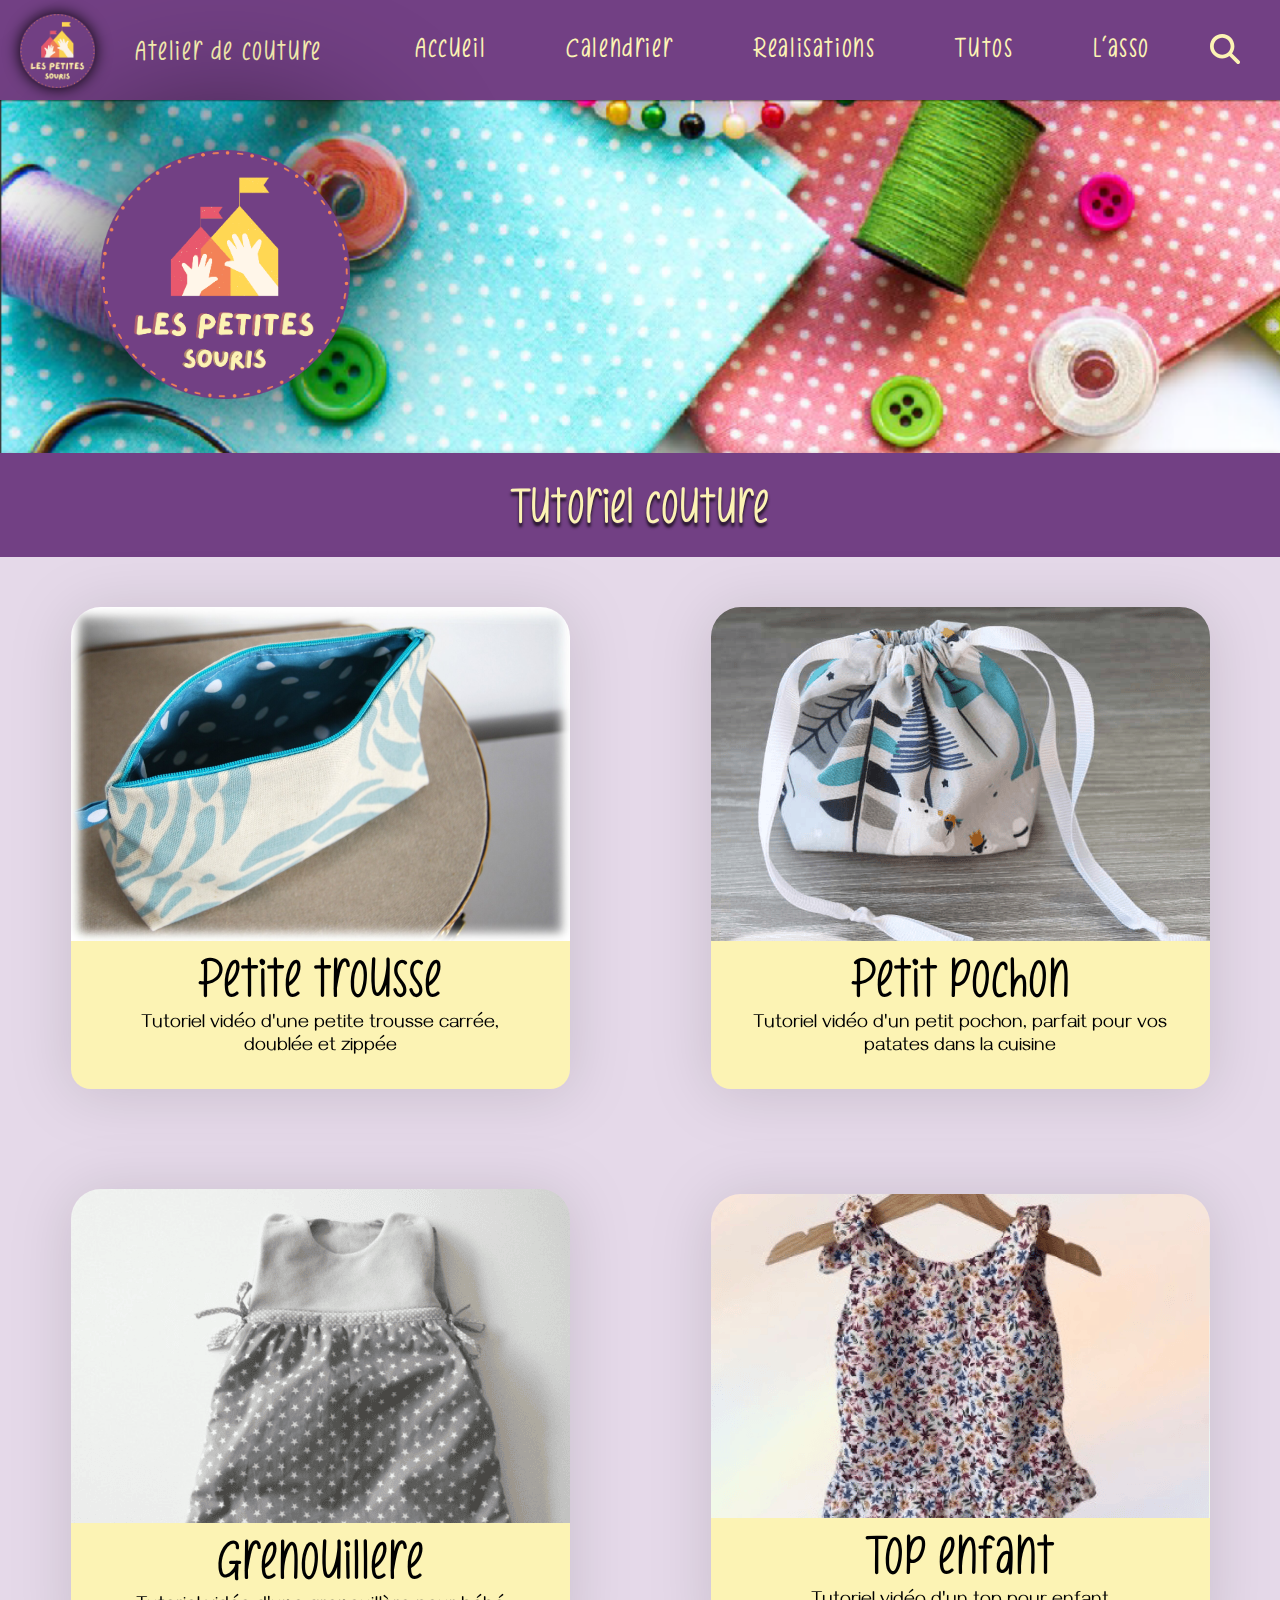
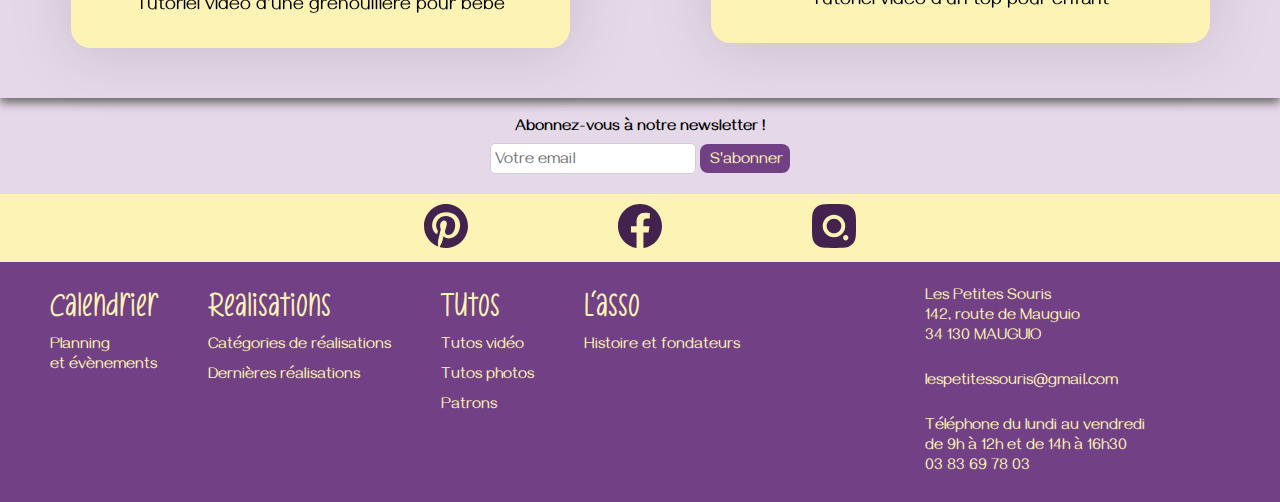
<file: portfolio/projets/projet_couture/projet_couture/recherche_tutos.html>
<!DOCTYPE html>
<html lang="fr">

<head>
  <meta charset="UTF-8">
  <meta http-equiv="X-UA-Compatible" content="IE=edge">
  <meta name="viewport" content="width=device-width, initial-scale=1.0">
  <link rel="stylesheet" href="CSS/style.css">
  <link rel="stylesheet" href="CSS/style_recherche_tutos.css">
  <link rel="preconnect" href="https://fonts.googleapis.com">
  <link rel="preconnect" href="https://fonts.gstatic.com" crossorigin>
  <link href="https://fonts.googleapis.com/css2?family=Gayathri&display=swap" rel="stylesheet">
  <link rel="shortcut icon" href="photos/favico.ico">
  <title>Recherche Tutos</title>
</head>

<body>


  <!-- HEADER -->

  <header>

    <nav>

      <div class="navbar">

        <!-- LOGO GAUCHE -->
        <ul class="logo_gauche">
          <li><a href="index.html"><img class="logonav" src="photos/logo.png" alt="Logo des petites souris"></a>
          </li>
          <li>
            <h2 class="titre_logo">Atelier de couture</h2>
          </li>
        </ul>


        <!-- NAVBAR -->
        <div class="burger_icon">
          <input type="checkbox" id="toggle" name="hidden">
          <label for="toggle"><img src="photos/icon_burger.png" alt=""></label>

          <ul class="burger">
            <li>
              <h2><a href="index.html" class="nav_links" title="Accueil">Accueil</a></h2>
            </li>
            <li>
              <h2><a href="calendrier.html" class="nav_links" title="Calendrier">Calendrier</a></h2>
            </li>
            <li>
              <h2><a href="realisations.html" class="nav_links" title="Réalisations">Realisations</a></h2>
            </li>
            <li>
              <h2><a href="tutos.html" class="nav_links" title="Tutos">Tutos</a></h2>
            </li>
            <li>
              <h2><a href="lasso.html" class="nav_links" title="L'asso">L'asso</a></h2>
            </li>
            <li>
              <a href="" title="Rechercher"><img src="photos/loupe.svg" alt=""></a>
            </li>
          </ul>

        </div>

      </div>

    </nav>

    <!-- BANNIERE -->

    <div class="banniere">

      <img src="photos/logo.png" alt="" class="logobanniere">

    </div>

  </header>


  <!-- MAIN -->

  <main>

    <h1>Tutoriel couture</h1>

    <section class="tutos_couture">



      <div class="card card_trousse">
        <div class="photo_trousse"></div>
        <div class="description_tuto">
          <a href="tutos_video.html">
            <h2>Petite trousse</h2>
            <p>Tutoriel vidéo d'une petite trousse carrée, <br>doublée et zippée</p>
          </a>
        </div>
      </div>


      <div class="card card_pochon">
        <div class="photo_pochon"></div>
        <div class="description_tuto">
          <a href="tutos_video.html">
            <h2>Petit pochon</h2>
            <p>Tutoriel vidéo d'un petit pochon, parfait pour vos <br>patates dans la cuisine</p>
          </a>
        </div>
      </div>




      <div class="card card_grenouillere">
        <div class="photo_grenouillere"></div>
        <div class="description_tuto">
          <a href="tutos_video.html">
            <h2>Grenouillère</h2>
            <p>Tutoriel vidéo d'une grenouillère pour bébé</p>
          </a>
        </div>
      </div>



      <div class="card card_top_enfant">
        <div class="photo_top_enfant"></div>
        <div class="description_tuto">
          <a href="tutos_video.html">
            <h2>Top enfant</h2>
            <p>Tutoriel vidéo d'un top pour enfant</p>
          </a>
        </div>
      </div>

    </section>






  </main>


  <!-- FOOTER -->

  <footer>

    <div id="newsletter">
      <p>Abonnez-vous à notre newsletter !</p>
      <form>
        <input type="email" placeholder="Votre email">
        <input type="submit" value="S'abonner">
      </form>
    </div>

    <div id="socials">
      <a href="https://www.pinterest.it/search/pins/?q=les%20petites%20souris&rs=typed"><img src="photos/pinterest.svg"
          alt="Lien vers notre pinterest"></a>
      <a href="https://www.facebook.com/bellesgc"><img src="photos/Facebook.svg" alt="Lien vers notre Facebook"
          id="facebook"></a>
      <a href="https://www.youtube.com/watch?v=dQw4w9WgXcQ"><img src="photos/instagram.svg"
          alt="Lien vers notre Instagram"></a>
    </div>

    <div id="nav_footer">
      <div id="arborescence">
        <div id="calendrier">

          <ul>
            <li><span>Calendrier</span></li>
            <li><a href="calendrier.html">Planning <br>et évènements</a></li>
          </ul>

        </div>
        <div id="realisations">

          <ul>
            <li><span>Realisations</span></li>
            <li><a href="recherche_real.html">Catégories de réalisations</a></li>
            <li><a href="recherche_real.html">Dernières réalisations</a></li>
          </ul>

        </div>
        <div id="tutos">

          <ul>
            <li><span>Tutos</span>
            <li><a href="recherche_tutos.html">Tutos vidéo</a></li>
            <li><a href="recherche_tutos.html">Tutos photos</a></li>
            <li><a href="recherche_tutos.html">Patrons</a></li>
          </ul>

        </div>
        <div id="asso">

          <ul>
            <li><span>L'asso</span></li>
            <li><a href="lasso.html">Histoire et fondateurs</a></li>
          </ul>
        </div>
      </div>

      <div id="coordonnees">
        <p>Les Petites Souris <br> 142, route de Mauguio <br>34 130 MAUGUIO</p>
        <p>lespetitessouris@gmail.com</p>
        <p>Téléphone du lundi au vendredi <br>de 9h à 12h et de 14h à 16h30 <br>03 83 69 78 03</p>
      </div>
    </div>
  </footer>

</body>

</html>
</file>
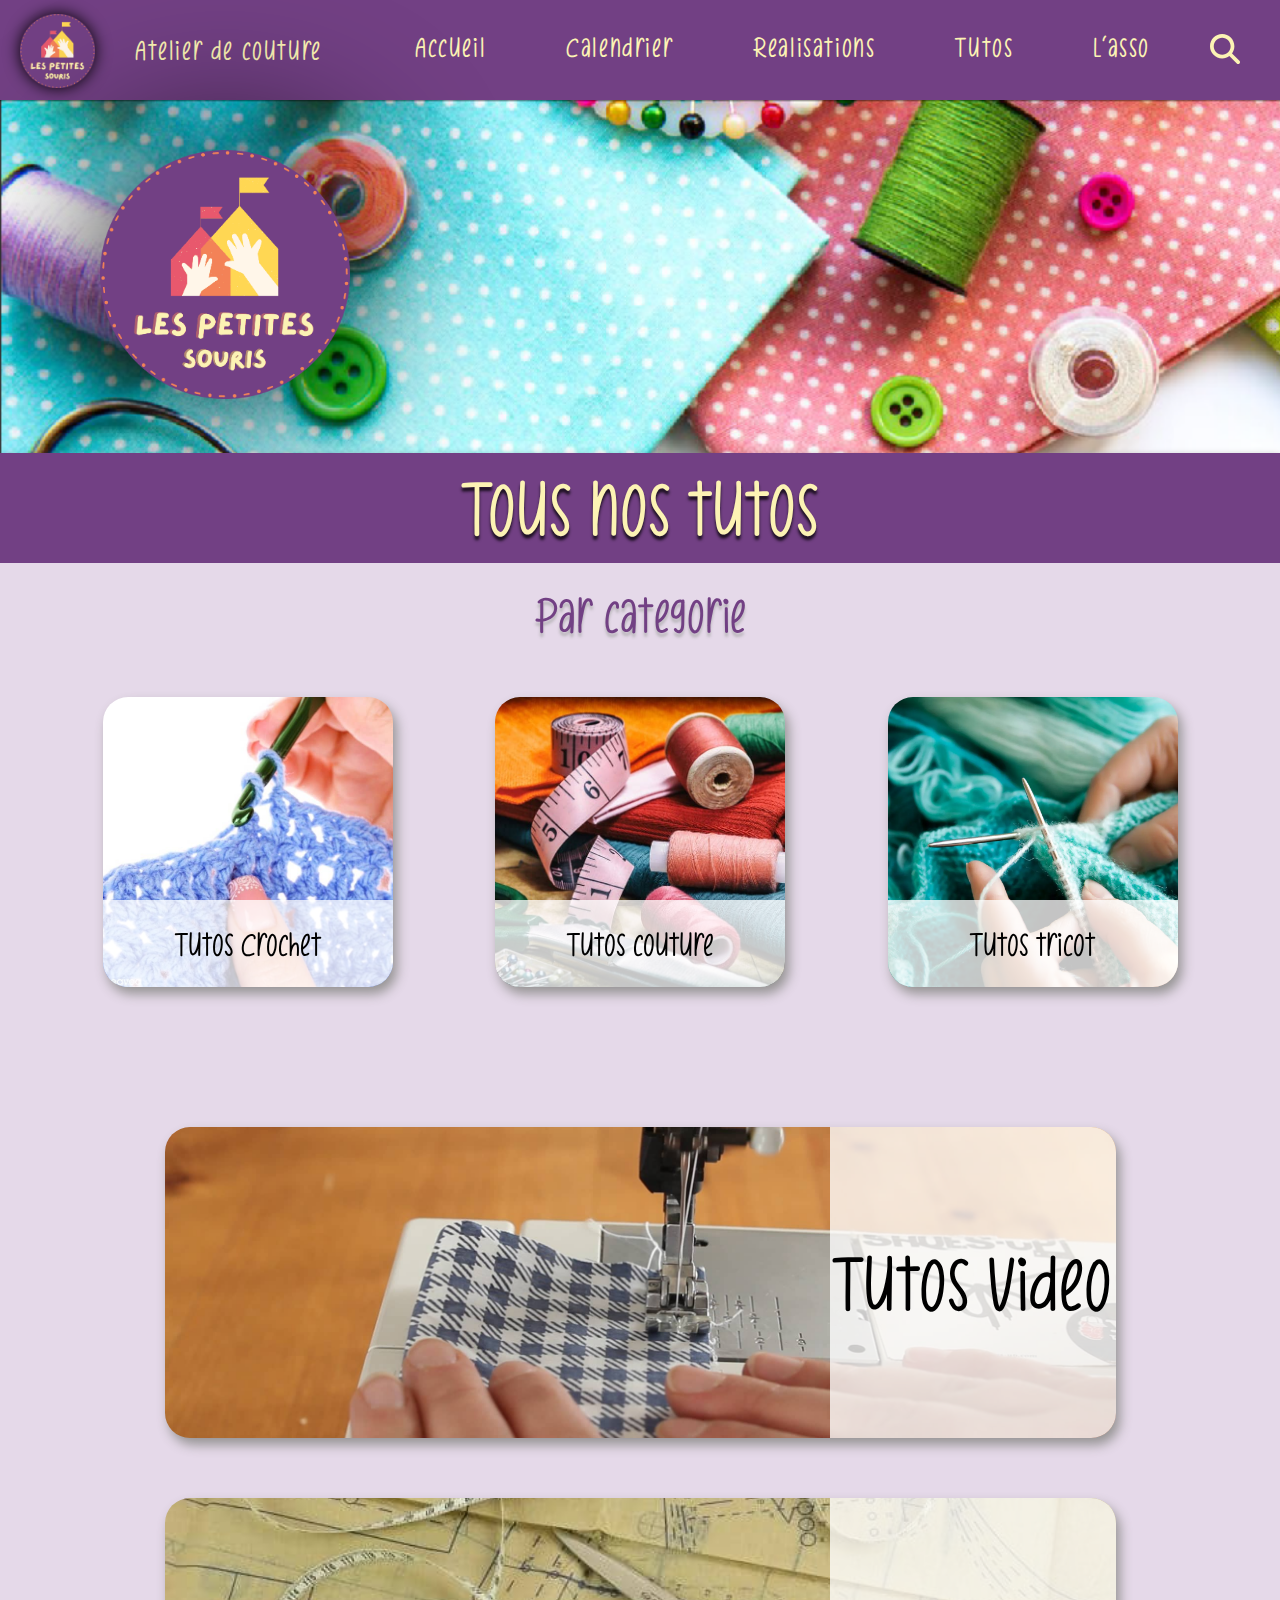
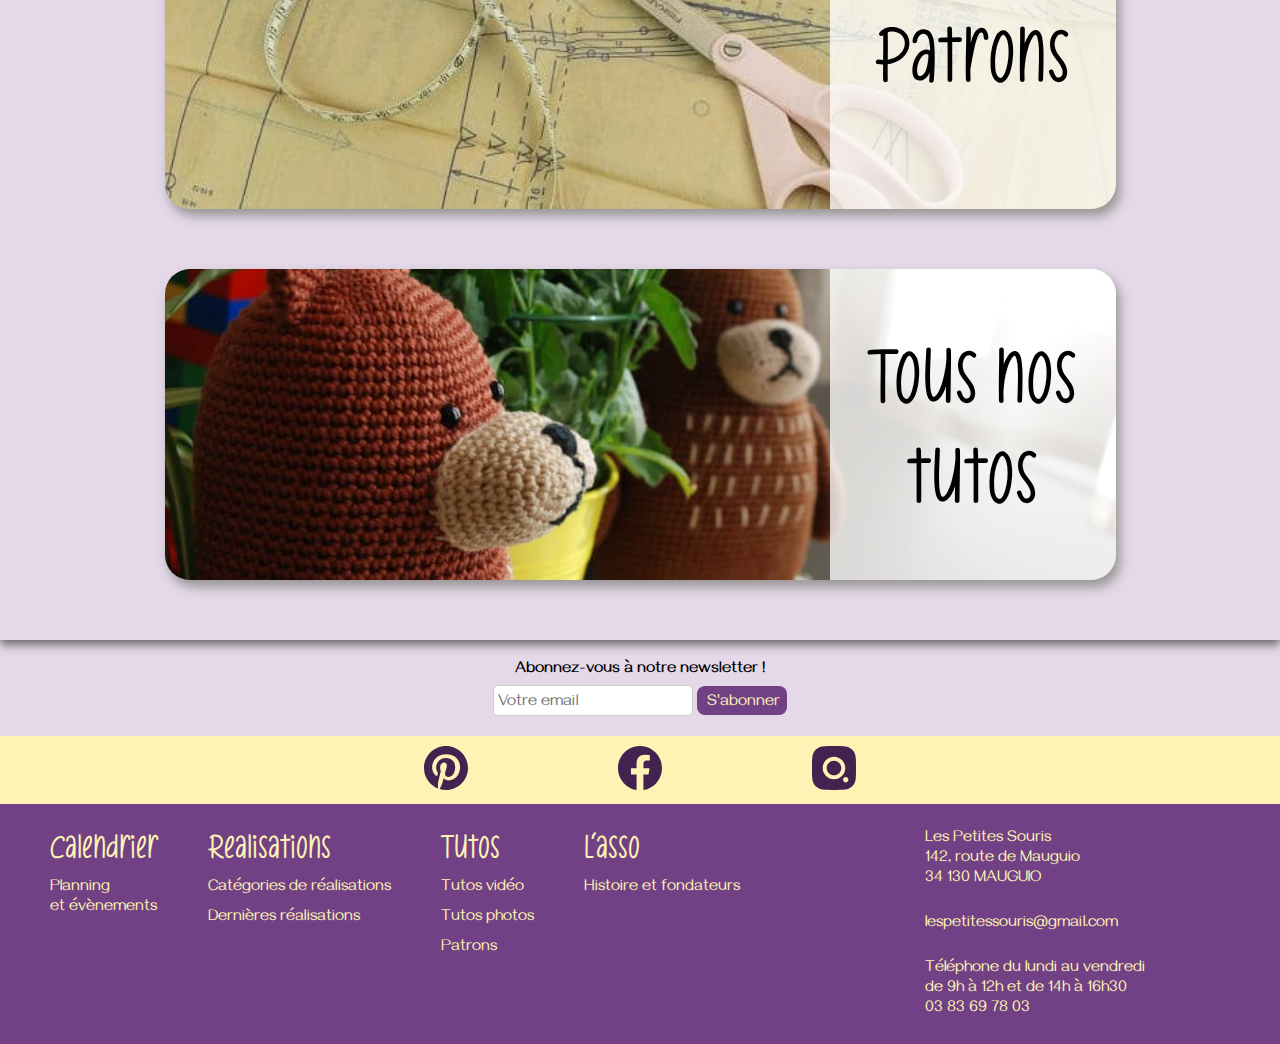
<file: portfolio/projets/projet_couture/projet_couture/tutos.html>
<!DOCTYPE html>
<html lang="fr">

<head>
  <meta charset="UTF-8">
  <meta http-equiv="X-UA-Compatible" content="IE=edge">
  <meta name="viewport" content="width=device-width, initial-scale=1.0">
  <link rel="stylesheet" href="CSS/tutos.css">
  <link rel="stylesheet" href="CSS/style.css">
  <link rel="preconnect" href="https://fonts.googleapis.com">
  <link rel="preconnect" href="https://fonts.gstatic.com" crossorigin>
  <link href="https://fonts.googleapis.com/css2?family=Gayathri&display=swap" rel="stylesheet">
  <link rel="shortcut icon" href="photos/favico.ico">
  <title>Tutos</title>
</head>

<body>


  <!-- HEADER -->

  <header>

    <nav>

      <div class="navbar">

        <!-- LOGO GAUCHE -->
        <ul class="logo_gauche">
          <li><a href="index.html"><img class="logonav" src="photos/logo.png" alt="Logo des petites souris"></a>
          </li>
          <li>
            <h2 class="titre_logo">Atelier de couture</h2>
          </li>
        </ul>


        <!-- NAVBAR -->
        <div class="burger_icon">
          <input type="checkbox" id="toggle" name="hidden">
          <label for="toggle"><img src="photos/icon_burger.png" alt=""></label>

          <ul class="burger">
            <li>
              <h2><a href="index.html" class="nav_links" title="Accueil">Accueil</a></h2>
            </li>
            <li>
              <h2><a href="calendrier.html" class="nav_links" title="Calendrier">Calendrier</a></h2>
            </li>
            <li>
              <h2><a href="realisations.html" class="nav_links" title="Réalisations">Realisations</a></h2>
            </li>
            <li>
              <h2><a href="tutos.html" class="nav_links" title="Tutos">Tutos</a></h2>
            </li>
            <li>
              <h2><a href="lasso.html" class="nav_links" title="L'asso">L'asso</a></h2>
            </li>
            <li>
              <a href="" title="Rechercher"><img src="photos/loupe.svg" alt=""></a>
            </li>
          </ul>

        </div>

      </div>

    </nav>

    <!-- BANNIERE -->

    <div class="banniere">

      <img src="photos/logo.png" alt="" class="logobanniere">

    </div>

  </header>


  <!-- MAIN -->

  <main>

    <div class="bandeau_titre">
      <h1>Tous nos tutos</h1>
    </div>
    <h1 class="titre_tutos">Par categorie</h1>

    <section class="petitcontainer">
      <h2>Hidden</h2>
        <div class="container_tutos">
          <div class="card_carre photo_crochet">
            <a class='tutos_tricot' href="recherche_tutos.html">
              <div class="bandeau">Tutos Crochet</div>
            </a>
          </div>
          <div class="card_carre photo_couture">
            <a class='tutos_tricot' href="recherche_tutos.html">
              <div class="bandeau">Tutos couture</div>
            </a>
          </div>
          <div class="card_carre photo_tricot">
            <a class='tutos_tricot' href="recherche_tutos.html">
              <div class="bandeau">Tutos tricot</div>
            </a>
          </div>
        </div>
    </section>

    <section class="grandcontainer">
      <h2>Hidden</h2>
      <div class="card_tuto photo_tuto_video">
        <a class='lien_tous_nos_tutos' href="tutos_video.html">
          <div class="bandeau">Tutos video</div>
        </a>
      </div>
      <div class="card_tuto photo_patron">
        <a class='lien_tous_nos_tutos' href="tutos_papier.html">
          <div class="bandeau">Patrons</div>
        </a>
      </div>
      <div class="card_tuto photo_tous_tutos">
        <a class='lien_tous_nos_tutos' href="#">
          <div class="bandeau">Tous nos tutos</div>
        </a>
      </div>
    </section>

  </main>


  <!-- FOOTER -->

  <footer>

    <div id="newsletter">
      <p>Abonnez-vous à notre newsletter !</p>
      <form>
        <input type="email" placeholder="Votre email">
        <input type="submit" value="S'abonner">
      </form>
    </div>

    <div id="socials">
      <a href="https://www.pinterest.it/search/pins/?q=les%20petites%20souris&rs=typed"><img src="photos/pinterest.svg"
          alt="Lien vers notre pinterest"></a>
      <a href="https://www.facebook.com/bellesgc"><img src="photos/Facebook.svg" alt="Lien vers notre Facebook"
          id="facebook"></a>
      <a href="https://www.youtube.com/watch?v=dQw4w9WgXcQ"><img src="photos/instagram.svg"
          alt="Lien vers notre Instagram"></a>
    </div>

    <div id="nav_footer">
      <div id="arborescence">
        <div id="calendrier">

          <ul>
            <li><span>Calendrier</span></li>
            <li><a href="calendrier.html">Planning <br>et évènements</a></li>
          </ul>

        </div>
        <div id="realisations">

          <ul>
            <li><span>Realisations</span></li>
            <li><a href="recherche_real.html">Catégories de réalisations</a></li>
            <li><a href="recherche_real.html">Dernières réalisations</a></li>
          </ul>

        </div>
        <div id="tutos">
          
          <ul>
            <li><span>Tutos</span>
            <li><a href="recherche_tutos.html">Tutos vidéo</a></li>
            <li><a href="recherche_tutos.html">Tutos photos</a></li>
            <li><a href="recherche_tutos.html">Patrons</a></li>
          </ul>

        </div>
        <div id="asso">

          <ul>
            <li><span>L'asso</span></li>
            <li><a href="lasso.html">Histoire et fondateurs</a></li>
          </ul>
        </div>
      </div>

      <div id="coordonnees">
        <p>Les Petites Souris <br> 142, route de Mauguio <br>34 130 MAUGUIO</p>
        <p>lespetitessouris@gmail.com</p>
        <p>Téléphone du lundi au vendredi <br>de 9h à 12h et de 14h à 16h30 <br>03 83 69 78 03</p>
      </div>
    </div>
  </footer>

</body>

</html>
</file>
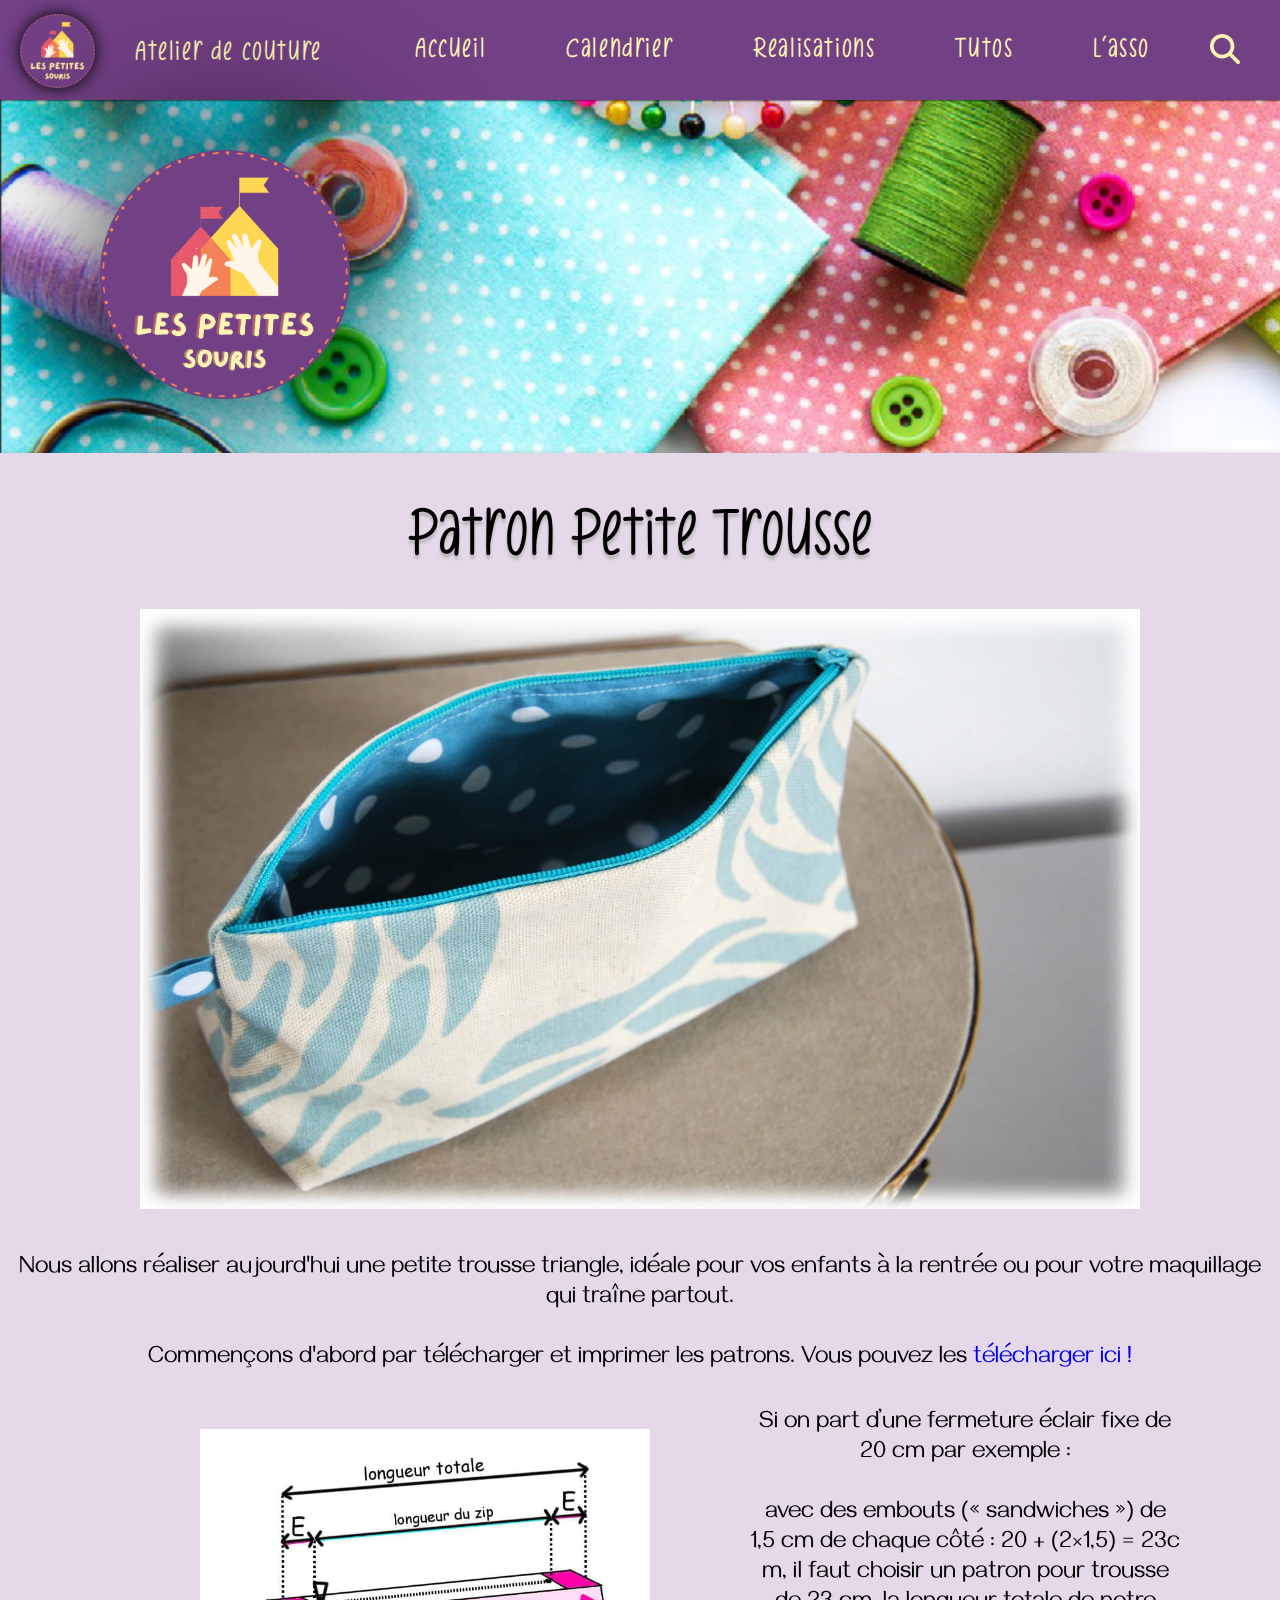
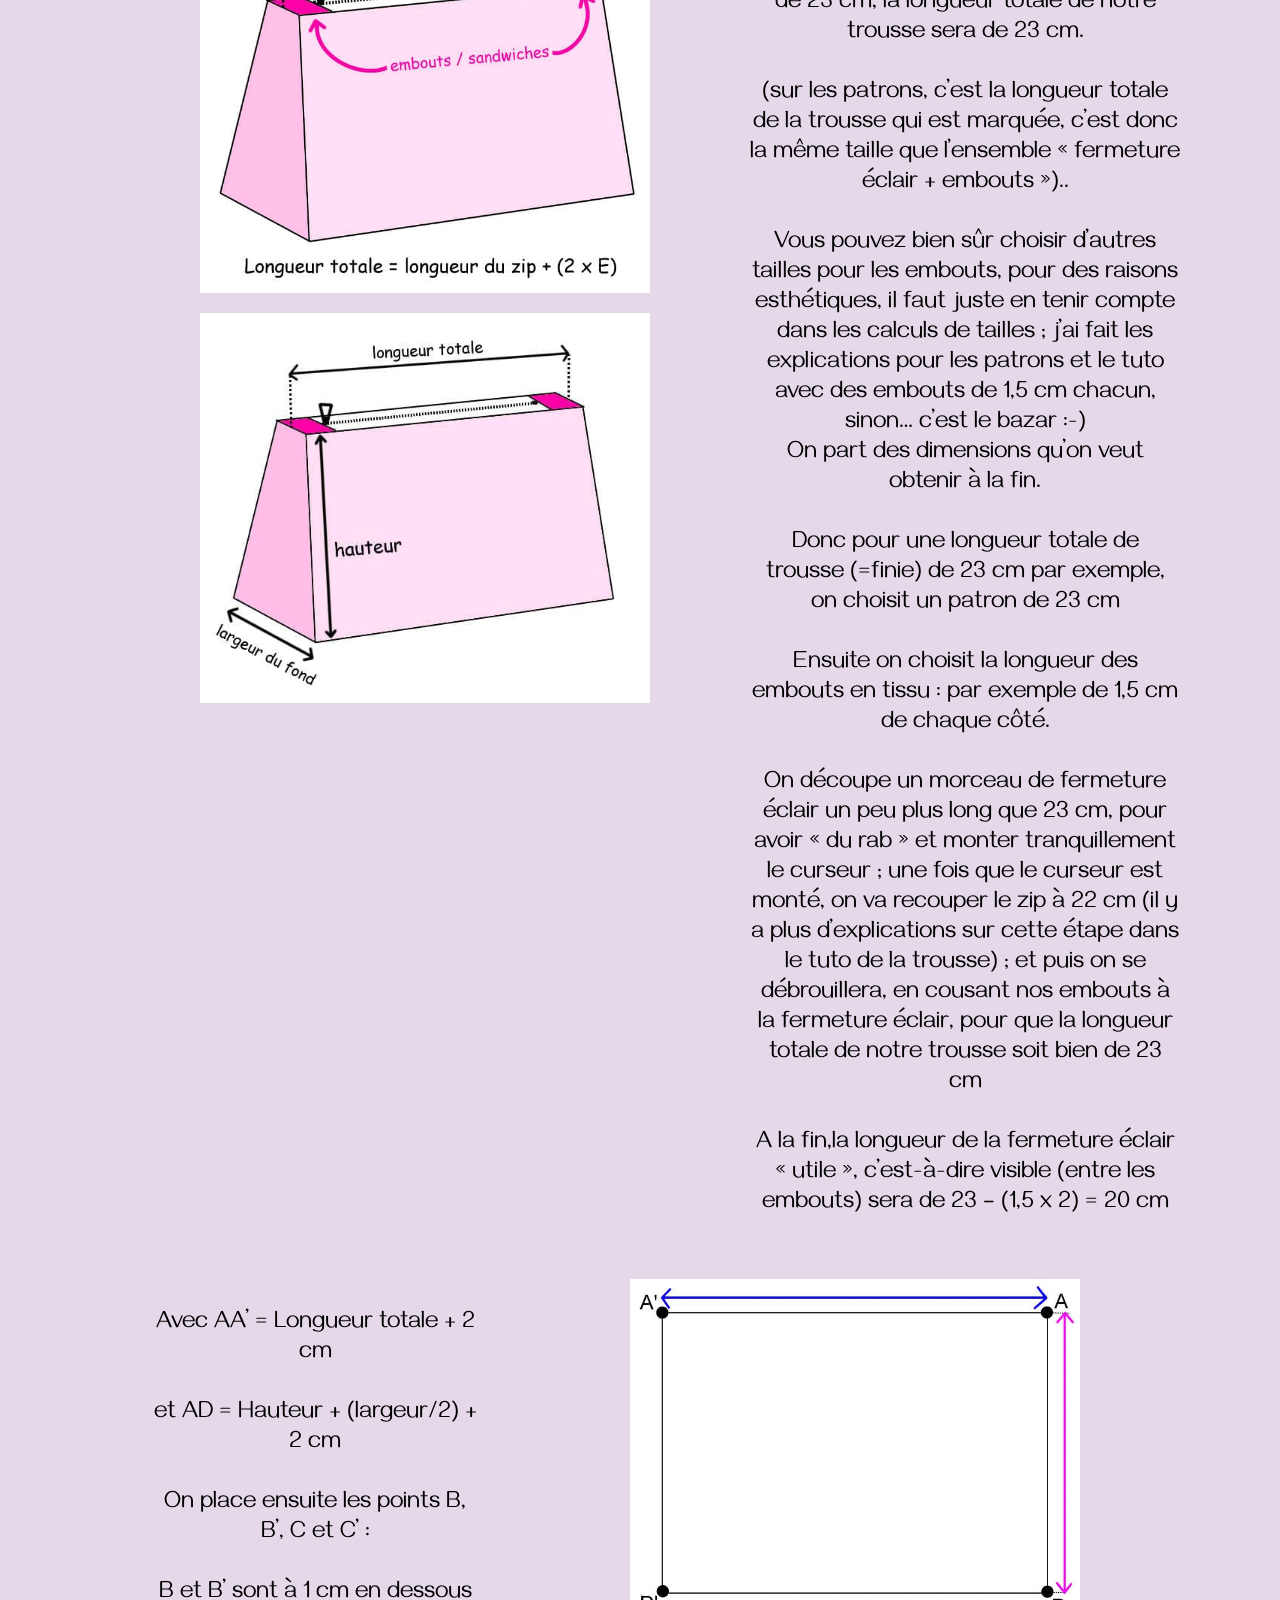
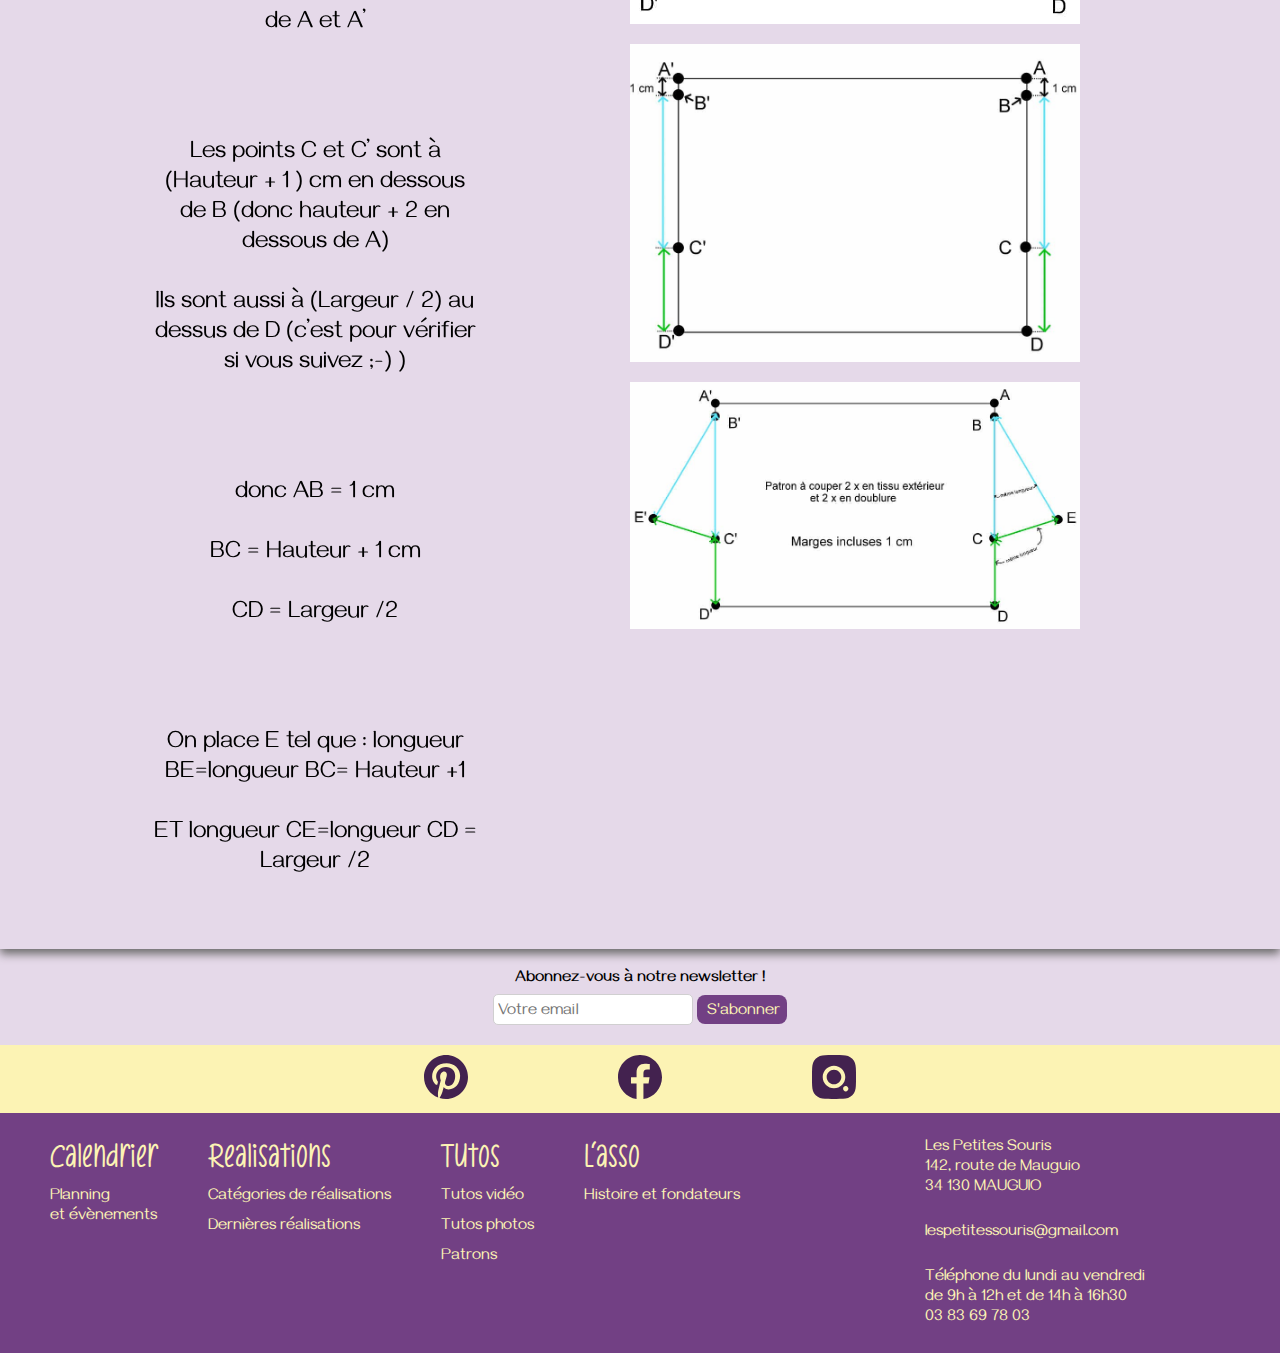
<file: portfolio/projets/projet_couture/projet_couture/tutos_papier.html>
<!DOCTYPE html>
<html lang="fr">

<head>
  <meta charset="UTF-8">
  <meta http-equiv="X-UA-Compatible" content="IE=edge">
  <meta name="viewport" content="width=device-width, initial-scale=1.0">
  <link rel="stylesheet" href="CSS/style.css" type="text/css">
  <link rel="stylesheet" href="CSS/tuto_papier.css" type="text/css">
  <link rel="preconnect" href="https://fonts.googleapis.com">
  <link rel="preconnect" href="https://fonts.gstatic.com" crossorigin>
  <link href="https://fonts.googleapis.com/css2?family=Gayathri&display=swap" rel="stylesheet">
  <link rel="shortcut icon" href="photos/favico.ico">
  <title>Tuto Petite Trousse</title>
</head>

<body>


  <!-- HEADER -->

  <header>

    <nav>

      <div class="navbar">

        <!-- LOGO GAUCHE -->
        <ul class="logo_gauche">
          <li><a href="index.html"><img class="logonav" src="photos/logo.png" alt="Logo des petites souris"></a>
          </li>
          <li>
            <h2 class="titre_logo">Atelier de couture</h2>
          </li>
        </ul>


        <!-- NAVBAR -->
        <div class="burger_icon">
          <input type="checkbox" id="toggle" name="hidden">
          <label for="toggle"><img src="photos/icon_burger.png" alt=""></label>

          <ul class="burger">
            <li>
              <h2><a href="index.html" class="nav_links" title="Accueil">Accueil</a></h2>
            </li>
            <li>
              <h2><a href="calendrier.html" class="nav_links" title="Calendrier">Calendrier</a></h2>
            </li>
            <li>
              <h2><a href="realisations.html" class="nav_links" title="Réalisations">Realisations</a></h2>
            </li>
            <li>
              <h2><a href="tutos.html" class="nav_links" title="Tutos">Tutos</a></h2>
            </li>
            <li>
              <h2><a href="lasso.html" class="nav_links" title="L'asso">L'asso</a></h2>
            </li>
            <li>
              <a href="" title="Rechercher"><img src="photos/loupe.svg" alt=""></a>
            </li>
          </ul>

        </div>

      </div>

    </nav>

    <!-- BANNIERE -->

    <div class="banniere">

      <img src="photos/logo.png" alt="" class="logobanniere">

    </div>

  </header>


  <!-- MAIN -->

  <main>

    <h1 class="titre_tuto">Patron Petite Trousse</h1>

    <div class="image_trousse">

      <img src="photos/trousse_tuto_papier.jpg" class="photo_haut" alt="photo trousse">
      <p>Nous allons réaliser aujourd'hui une petite trousse triangle, idéale pour vos enfants à la rentrée ou pour
        votre maquillage qui traîne partout.</p>
      <p>Commençons d'abord par télécharger et imprimer les patrons. Vous pouvez les <a href="#"
          class="dl_patron">télécharger ici !</a></p>
    </div>

    <section class="tuto">

      <h4>hidden</h4>

      <div class="images">
        <img src="photos/patron_1.jpg" alt="Patron">
        <img src="photos/patron_2.jpg" alt="Patron">
      </div>

      <div class="texte">
        <div>
          <p>Si on part d’une fermeture éclair fixe de 20 cm par exemple :</p>
          <br>
          <p>avec des embouts (« sandwiches ») de 1,5 cm de chaque côté : 20 + (2×1,5) = 23c m, il faut choisir un
            patron pour trousse de 23 cm, la longueur totale de notre trousse sera de 23 cm.</p>
          <br>
          <p>(sur les patrons, c’est la longueur totale de la trousse qui est marquée, c’est donc la même taille que
            l’ensemble « fermeture éclair + embouts »)..</p>
          <br>
          <p>Vous pouvez bien sûr choisir d’autres tailles pour les embouts, pour des raisons esthétiques, il faut juste
            en tenir compte dans les calculs de tailles ; j’ai fait les explications pour les patrons et le tuto avec
            des embouts de 1,5 cm chacun, sinon… c’est le bazar :-) </p>
        </div>

        <div>
          <p>On part des dimensions qu’on veut obtenir à la fin.</p>
          <br>
          <p>Donc pour une longueur totale de trousse (=finie) de 23 cm par exemple, on choisit un patron de 23 cm</p>
          <br>
          <p>Ensuite on choisit la longueur des embouts en tissu : par exemple de 1,5 cm de chaque côté.</p>
          <br>
          <p>On découpe un morceau de fermeture éclair un peu plus long que 23 cm, pour avoir « du rab » et monter
            tranquillement le curseur ; une fois que le curseur est monté, on va recouper le zip à 22 cm (il y a plus
            d’explications sur cette étape dans le tuto de la trousse) ; et puis on se débrouillera, en cousant nos
            embouts à la fermeture éclair, pour que la longueur totale de notre trousse soit bien de 23 cm</p>
          <br>
          <p>A la fin,la longueur de la fermeture éclair « utile », c’est-à-dire visible (entre les embouts) sera de 23
            – (1,5 x 2) = 20 cm</p>
        </div>
      </div>

    </section>

    <section class="tuto">

      <h4>hidden</h4>

    <div class="texte">

      <div class="texte_padding">
        <p>Avec AA’ = Longueur totale + 2 cm</p>
        <br>
        <p>et AD = Hauteur + (largeur/2) + 2 cm</p>
        <br>
        <p>On place ensuite les points B, B’, C et C’ :</p>
        <br>
        <p>B et B’ sont à 1 cm en dessous de A et A’</p>
      </div>

      
      <div class="texte_padding">
        <p>Les points C et C’ sont à (Hauteur + 1 ) cm en dessous de B (donc hauteur + 2 en dessous de A)</p>
        <br>
        <p>Ils sont aussi à (Largeur / 2) au dessus de D (c’est pour vérifier si vous suivez ;-) )</p>
      </div>
      
      <div class="texte_padding">
        <p>donc AB = 1 cm</p>
        <br>
        <p>BC = Hauteur + 1 cm</p>
        <br>
        <p>CD = Largeur /2</p>
      </div>
      
      <div class="texte_padding">
        <p>On place E tel que : longueur BE=longueur BC= Hauteur +1</p>
        <br>
        <p>ET longueur CE=longueur CD = Largeur /2</p>
      </div>
    </div>

    <div class="images">
      <img src="photos/patron_3.jpg" alt="Patron">
      <img src="photos/patron_4.jpg" alt="Patron">
      <img src="photos/patron_5.jpg" alt="Patron">
    </div>

    </section>


  </main>


  <!-- FOOTER -->

  <footer>

    <div id="newsletter">
      <p>Abonnez-vous à notre newsletter !</p>
      <form>
        <input type="email" placeholder="Votre email">
        <input type="submit" value="S'abonner">
      </form>
    </div>

    <div id="socials">
      <a href="https://www.pinterest.it/search/pins/?q=les%20petites%20souris&rs=typed"><img src="photos/pinterest.svg"
          alt="Lien vers notre pinterest"></a>
      <a href="https://www.facebook.com/bellesgc"><img src="photos/Facebook.svg" alt="Lien vers notre Facebook"
          id="facebook"></a>
      <a href="https://www.youtube.com/watch?v=dQw4w9WgXcQ"><img src="photos/instagram.svg"
          alt="Lien vers notre Instagram"></a>
    </div>

    <div id="nav_footer">
      <div id="arborescence">
        <div id="calendrier">

          <ul>
            <li><span>Calendrier</span></li>
            <li><a href="calendrier.html">Planning <br>et évènements</a></li>
          </ul>

        </div>
        <div id="realisations">

          <ul>
            <li><span>Realisations</span></li>
            <li><a href="recherche_real.html">Catégories de réalisations</a></li>
            <li><a href="recherche_real.html">Dernières réalisations</a></li>
          </ul>

        </div>
        <div id="tutos">
          
          <ul>
            <li><span>Tutos</span>
            <li><a href="recherche_tutos.html">Tutos vidéo</a></li>
            <li><a href="recherche_tutos.html">Tutos photos</a></li>
            <li><a href="recherche_tutos.html">Patrons</a></li>
          </ul>

        </div>
        <div id="asso">

          <ul>
            <li><span>L'asso</span></li>
            <li><a href="lasso.html">Histoire et fondateurs</a></li>
          </ul>
        </div>
      </div>

      <div id="coordonnees">
        <p>Les Petites Souris <br> 142, route de Mauguio <br>34 130 MAUGUIO</p>
        <p>lespetitessouris@gmail.com</p>
        <p>Téléphone du lundi au vendredi <br>de 9h à 12h et de 14h à 16h30 <br>03 83 69 78 03</p>
      </div>
    </div>
  </footer>

</body>

</html>
</file>
<file: style.css>
@import url('https://fonts.googleapis.com/css2?family=Plus+Jakarta+Sans:wght@300;600&display=swap');
@import url('https://fonts.googleapis.com/css2?family=Inconsolata:wght@300&display=swap');
html, 
body {
    scroll-behavior: smooth;
    height: 100%;
    font-family: 'Plus Jakarta Sans', sans-serif;
    line-height: 1.5rem;
}

header {
    height: 10%;
    width: 100%;
    background-color: rgb(218, 106, 27);
    color: white;

    position: sticky;
    display: flex;
    justify-content: space-between;
    align-items: center;
    padding: 0 10%;
    box-sizing: border-box;
}

h2 a {
    font-size: 1.8rem;
    letter-spacing: .2rem;
    color: white;
    text-decoration: none;
}

nav ul {
    display: flex;
}

nav ul a {
    color: white;
    text-align: none;
    text-decoration: none;
    padding: 8px 16px 10px 16px;
    transition: all .2s linear;
    border-radius: 2px;
}

nav ul a:hover {
    color: rgb(218, 106, 27);
    background-color: white;
}

main {
    height: 90%;
    padding: 5% 10%;
    box-sizing: border-box;
}

section {
    display: grid;
    gap: 80px;
}

h1 {
    font-size: 3rem;
    font-weight: bold;
    color: rgb(218, 106, 27);
}
/* ////////// HOME & REALISATIONS ////////////// */
.sections {
    width: 100%;
    display: grid;
    grid-template-columns: 1fr 1fr 1fr;
    gap: 22px;
}

.sections a {
    text-decoration: none;
}

.card {
    width: 1fr;
    height: 16rem;

    display: grid;
    place-items: center;

    text-transform: uppercase;
    text-align: center;
    font-weight: bold;
    font-size: 1.8em;
    line-height: 2.2rem;
    letter-spacing: .1rem;

    filter: brightness(90%);
    transition: filter .2s linear;
}

.card:hover {
    filter: brightness(100%);
}

a.card-realisations {
    position: relative;
    padding: 0;
}

a.card-realisations::before {
    content: "";
    position: absolute;
    top: 0; 
    left: 0;
    background-image: url(assets/puzzle.jpg);
    filter: brightness(60%);
    width: 100%; 
    height: 100%;
    background-size: cover;
    overflow: hidden;
    transition: filter .2s linear;
}

a.card-realisations:hover::before,
a.card-cv:hover::before,
a.card-veilles:hover::before, 
a.card-player:hover::before, 
a.card-souris:hover::before, 
a.card-badminton:hover::before {
    filter: brightness(80%);
}

a.card-veilles {
    position: relative;
    padding: 0;
}

a.card-veilles::before {
    content: "";
    position: absolute;
    top: 0; 
    left: 0;
    background-image: url(assets/veille.jpg);
    filter: brightness(60%);
    width: 100%; 
    height: 100%;
    background-size: cover;
    overflow: hidden;
    transition: filter .2s linear;
}

a > div {
    color: white;
}

.card-cv {
    position: relative;
    padding: 0;
}

a.card-cv::before {
    content: "";
    position: absolute;
    top: 0; 
    left: 0;
    background-image: url(assets/cv.jpg);
    filter: brightness(60%);
    width: 100%; 
    height: 100%;
    background-size: cover;
    overflow: hidden;
    transition: filter .2s linear;
}

/* ////////////////// CARDS REALISATIONS //////////////////// */

a.card-souris {
    position: relative;
    padding: 0;
}

a.card-souris::before {
    content: "";
    position: absolute;
    top: 0; 
    left: 0;
    background-image: url(assets/souris.png);
    filter: brightness(60%);
    width: 100%; 
    height: 100%;
    background-size: cover;
    overflow: hidden;
    transition: filter .2s linear;
}

a.card-player {
    position: relative;
    padding: 0;
}

a.card-player::before {
    content: "";
    position: absolute;
    top: 0; 
    left: 0;
    background-image: url(assets/aurora.png);
    filter: brightness(60%);
    width: 100%; 
    height: 100%;
    background-size: cover;
    overflow: hidden;
    transition: filter .2s linear;
}

a.card-badminton {
    position: relative;
    padding: 0;
}

a.card-badminton::before {
    content: "";
    position: absolute;
    top: 0; 
    left: 0;
    background-image: url(assets/badminton.png);
    filter: brightness(60%);
    width: 100%; 
    height: 100%;
    background-size: cover;
    overflow: hidden;
    transition: filter .2s linear;
}

/* ///////////// VEILLES ///////// */

section.veilles {
    display: grid;
    grid-template-columns: 1fr 1fr 1fr;
    grid-template-rows: auto;
    gap: 40px;
}

.veilles h1 {
    grid-column-start: 1 / 3;
    grid-row: 1 / 2;
}

.veilles ul {
    max-width: 800px;
    grid-column: 1 / 3;
    grid-row: 2 / 3;
}

.veilles img {
    grid-column-start: 3 ;
    grid-row: 1 / 3;
}

time {
    margin-bottom: 14px;
    font-size: 1rem;
    color: rgb(117, 116, 116);
}

h3 {
    margin-top: 10px;
    margin-bottom: 15px;
}

h3 a {
    font-size: 1.6rem;
    text-decoration: none;
    color: black;
    font-weight: 600;
}

h3 a:hover {
    border-bottom: dotted black 3px;
}

.veilles p {
    margin-bottom: 20px;
}

 /* //////////ARTICLE VEILLE TECHNO//////// */


 section.article {
    gap: 10px;
}

section.article h1 {
    margin-bottom: 10px;
}
section.article>time+p {
    font-size: 1.3rem;
    font-style: italic;
    font-weight: bold;

    padding-bottom: 20px;
    margin-top: 40px;
    margin-bottom: 10px;
    border-bottom: solid rgb(218, 106, 27) 7px;
}
.article {
    max-width: 800px;
    text-align: justify;
}

 code {
    font-family: 'Inconsolata', 'Courier New', Courier, monospace;
    font-weight: bold;
    margin: 0 3px;
}

.article dd p {
    margin-bottom: 30px;
    margin-left: 20px;
}

dd {
    margin: 20px 0;
    margin-bottom: 100px;
    width: 100%;
    display: grid;
}

dt {
    font-weight: bold;
    font-size: 1.3rem;
    border-bottom: dotted black 2px;
    width: fit-content;
}

img {
    margin: 20px auto ;
}

figcaption {
    margin: auto;
    font-style: italic;
}

time+p a {
    color: rgb(218, 106, 27);
}

.upward {
    width: 50px;
    height: 50px;
    background-color: rgb(218, 106, 27);
    display: grid;
    place-items: center;
    border-radius: 100%;
    font-size: 2rem;
    position: fixed;
    bottom: 40px;
    right: 40px;
    cursor: pointer;
}

.upward a {
    text-decoration: none;
    color: white
}

p.center-text {
    width: 100%;
    text-align: center;
}
b {
    font-weight: bold;
    text-align: center;
}

i {
    font-style: italic;
}
 /* /////////// CV ////////////// */
  .img-cv {
    max-width: 500px;
  }
</file>
<file: css/index.css>
/* *********************************HEADER**************************** */

header {
    padding: 0px 100px 0px 00px;

    width: 100%;
    height: 50px;
    box-sizing: border-box;

    text-transform: uppercase;
    border-bottom: solid 1px var(--accent-color);
    display: flex;
    align-items: center;
    justify-content: flex-end;
    position: fixed;
    color: var(--light-color);
    padding-left: 50px;
    backdrop-filter: blur(10px);
}


nav {
    display: grid;
    grid-auto-flow: column;
    place-items: end;

}

nav a {
    color: #565f84;
    font-family: 'Comfortaa', Helvetica;
    transition: all linear .2s;
    margin: 0 40px;
    text-decoration: none;
}

nav a:hover {
    color: var(--accent-color);
}

/* *********************************MAIN**************************** */

main {
    width: 100%;
    display: grid;
    padding: 0px 100px 0px 100px;
    box-sizing: border-box;
    grid-template-columns: 1fr 1fr 1fr 1fr;
    background: #151f2b;
}

/* *********************************SECTION 1**************************** */
.home {
    height: 100vh;
    display: flex;
    flex-direction: column;
    align-items: flex-end;
    justify-content: center;
    text-align: right;
    gap: 10px;
    grid-column: 3 / 5;
    grid-row: 1;
}

h1 {
    font-family: 'Comfortaa', 'Roboto', Helvetica;
    font-size: 6rem;
    color: white;
}

span {
    color: #a5b5fc;
}

.home p {
    color: white;
    font-family: 'Roboto', Helvetica;
    font-size: 1.3rem;
}


/* *********************************CARDS**************************** */

.portfolio {
    display: flex;
    justify-content: center;
    align-items: center;
    width: 100%;
    justify-content: space-between;
    grid-column: 1 / 3;
}

.container a {
    height: 22rem;
    display: flex;
    align-items: flex-start;
    justify-content: center;

    background-color: #474e6939;
    color: var(--light-color);
    font-family: 'Roboto';
    border-radius: 1rem;
    padding: .5rem;
    text-decoration: none;
    border: 2px solid #474e69;
    transition: all linear .2s;
}

.card_projet:hover {
    border: 2px solid var(--accent-color);
    color: white;
}

.card_projet h3 {
    width: 100%;
    color: var(--accent-color);

    font-family: 'Comfortaa';
    font-size: 1.3rem;
    text-align: center;
}

.projet {
    display: flex;
    flex-direction: column;
    align-items: flex-start;
    justify-content: space-evenly;
    gap: 10px;

    width: 13rem;
    border-radius: 1rem;
    padding: 1rem;

    text-align: justify;
    line-height: 1.3rem;
}

.projet img {
    height: 6rem;
    width: 6rem;
    margin: auto;
    padding: 20px;

    filter: drop-shadow(2px 2px 5px rgba(80, 80, 80, 0.614));
}

strong {
    font-weight: 900;
}
</file>
<file: portfolio/projets/projet_couture/projet_couture/CSS/style.css>
:root {
    --font-titles: "Home and Work", sans-serif;
    --font-content: "Gayathri";
    --background-dark: #724084;
    --background-light: #e5d9e9;
    --background-extra-light: #fcf3b4;
    --drop-shadow-global: drop-shadow(0px 4px 30px #000000b8);
    --drop-shadow-article: drop-shadow(0px 4px 30px #00000020);
    --text-shadow-h1: 0px 4px 3px #a9a9a9c3;
    --text-shadow-noir: 0px 4px 3px #000000c3;
}

@font-face {
    font-family: "Home and Work";
    src: url(../Home\ And\ Work.otf) format("opentype");
}

/*--------------------reset-----------------------*/

* {
    margin: 0;
    padding: 0;
    border: 0;
    font-size: 100%;
    font: inherit;
}

/* HTML5 display-role reset for older browsers */
article,
aside,
details,
figcaption,
figure,
footer,
header,
hgroup,
menu,
nav,
section {
    display: block;
}

ol,
ul {
    list-style: none;
}

blockquote,
q {
    quotes: none;
}

blockquote:before,
blockquote:after,
q:before,
q:after {
    content: '';
    content: none;
}

table {
    border-collapse: collapse;
    border-spacing: 0;
}

/*--------------------fin du reset-----------------------*/



nav {
    display: flex;
}

.navbar {
    width: 100%;
    background-color: #724084;
    color: var(--background-extra-light);
    font-family: Home and Work, Arial, Helvetica, sans-serif;
    font-size: 2.5em;
    letter-spacing: 0.04em;
    display: flex;
    align-items: center;
    height: 100px;
}

.logonav {
    width: 75px;
    filter: drop-shadow(0 0 0.5rem black);
    padding-top: 10px;
}

.titre_logo {
    display: flex;
    align-items: center;
}

header ul {
    display: flex;
    flex: 1;
}

header li {
    list-style-type: none;
    display: flex;
    padding: 20px;
}

.nav_links {
    /* text-decoration: none; */
    color: #fcf3b4;
    padding: 20px;
}

a {
    text-decoration: none;
}

a:hover {
    text-decoration: underline;
}

[title="Rechercher"] {
    padding: 5px 20px 0 0;
}

.burger_icon > label {
    display: none;
}

#toggle {
    display: none;
}

/* --------BANNIERE ------------ */

.banniere {
    background-image: url(../photos/banner2.png);
    background-size: cover;
    background-color: black;
    background-repeat: no-repeat;

}

.logobanniere {
    width: 250px;
    margin: 50px;
    margin-left: 100px;
    filter: drop-shadow(0 0 5rem black);
}

/* ------------- FOOTER ------------- */
/* ------------- NEWSLETTER ------------- */
#newsletter {
    background-color: var(--background-light);
    font-family: 'Gayathri', sans-serif;
    padding: 20px;
    display: flex;
    align-items: center;
    flex-direction: column;
}

/* filter: drop-shadow(0px -5px 5px rgb(150, 148, 148)); */

#newsletter p {
    font-weight: 900;
    margin-bottom: 5px;
}

[type="email"] {
    border-radius: 5px;
    width: 200px;
    color: #757375;
    border: solid 1px #d0cfd0;
    padding: 7px 0 2px 4px;
}

[type="submit"] {
    border-radius: 8px;
    width: 90px;
    padding: 7px 0 2px 2px;
    background-color: var(--background-dark);
    color: var(--background-extra-light);
}

/* ------------- SOCIALS ------------- */

#socials {
    background-color: var(--background-extra-light);
    display: flex;
    justify-content: center;
    padding: 10px 0 10px 0;
}

#facebook {
    padding: 0 150px 0 150px;
}



/* ------------- ABRORESCENCE ------------- */

#nav_footer {
    background-color: var(--background-dark);
    color: var(--background-extra-light);
    display: flex;
    justify-content: space-between;
    padding: 0 35px 0 35px;
}

span {
    font-family: Home and Work;
    color: var(--clr-titles);
    font-size: 3em;
}

#nav_footer li {
    font-family: "Gayathri", Arial;
    padding: 5px 25px 5px 0;
    color: var(--background-extra-light);
}

#arborescence {
    display: flex;
    margin: 15px;
}

#arborescence div {
    margin-right: 25px;
}

#nav_footer #coordonnees {
    font-family: "Gayathri", Arial;
    padding: 25px 100px 0 0;
}

#coordonnees p {
    padding-bottom: 25px;
}

#arborescence a:hover {
    color: var(--background-extra-light);
}

#arborescence a {
    color: var(--background-extra-light)
}

/* --------------------------------------------------------
-----------------------------------------------------------
-----------------------MEDIA QUERY-------------------------
-----------------------------------------------------------
-------------------------------------------------------- */



@media screen and (max-width: 691px) {

/* ------------- HEADER ------------- */

nav {
    display: flex;
}

.navbar {
    width: 100%;
    font-size: 2.5em;
    letter-spacing: 0.04em;
    display: flex;
    align-items: center;
    height: 110px;
}

.logonav {
    width: 90px;
    margin-left: 10px;
}

.titre_logo {
    display: flex;
    align-items: center;
    padding-left: 20px;
    font-size: 4rem;
    position: absolute;
    left: 30%; 
    top: 17%;    
}

.logo_gauche {
    position:relative;
    padding-left: 10px;
}

header .burger {
    display: flex;
    flex-direction: column;
    display: none;
    font-size: 3rem;
    position: absolute;
    right: 0px;
    top: 110px;
    width: 32%;
    z-index: 3;
}

header li {
    padding: 0px;
    text-align: center;
    background-color: var(--background-dark);    
}

.burger li {
    border-top: solid 2px var(--background-extra-light);
    width: 100%;
    text-align: center;
    display: flex;
    justify-content: center;
}

a {
    text-decoration: none;
}

a:hover {
    text-decoration: underline;
}

[title="Rechercher"] {
    padding: 5px 20px 0 0;
    display: none;
}


/*--------------------BURGER MENU---------------------------
------------------------------------------------------------
--------------------------------------------------------- */


#toggle {
    display: none;
}

.burger_icon > label {
    display: flex;
}

label > img {
    width: 65px;
    border-radius: 11%;
    margin-right: 50px;
}

label {
    cursor: pointer;
}

#toggle:checked ~ .burger {
    display: flex;
    align-items: center;
    background-color: var(--background-dark);
}


/* --------BANNIERE ------------ */

.banniere {
    background-image: url(../photos/banner2.png);
    background-size: cover;
    background-color: black;
    background-repeat: no-repeat;
    display: flex;
    justify-content: center;
    position: relative;
    height: 200px;
}

.logobanniere {
    width: 250px;
    position: absolute;
    top: 40%;
    z-index: 2;
    margin : 0 0 0 0;
    filter: drop-shadow(0 0 0.5rem black);
}
}

/* ----- RESPONSIVE FOOTER ----- */

@media screen and (max-width:691px) {

    #nav_footer {
        display: flex;
        flex-direction: column;
    }

    #arborescence {
        display: grid;
        grid-template-rows: repeat(2, 1fr);
        grid-template-columns: repeat(2, 1fr);
        padding-left: 15%;
    }

    #coordonnees {
        display: flex;
        flex-direction: column;
        justify-content: center;
        text-align: center;
        margin-right: 0px;
    }

    #nav_footer #coordonnees {
        padding: 0px;
    }
}
</file>
<file: portfolio/projets/projet_couture/projet_couture/CSS/style_home.css>
* {
    margin: 0;
    padding: 0;
    box-sizing: border-box;
}

main {
    filter: drop-shadow(0px 5px 5px rgb(150, 148, 148));
}

/* Section 1 */

.a_la_une {
    background-color: var(--background-light);
    width: 100%;
    height: 550px;
    display: flex;
    flex-direction: column;
}

.titre_une {
    font-family: 'Home and Work', Helvetica, sans-serif;
    color: var(--background-dark);
    text-align: center;
    font-size: 3.5rem;
    padding: 20px;
    text-shadow: var(--text-shadow-h1);
}

.container_une {
    display: flex;
    justify-content: center;
    align-items: center;
    flex-grow: 1;
}

.card_une {
    background-color: white;
    border-radius: 10px;
    width: 260px;
    height: 365px;
    margin-bottom: 50px;
    margin-left: 50px;
    margin-right: 50px;
    filter: var(--drop-shadow-article);
}

.image_une {
    height: 40%;
    width: 100%;
    background-image: url(../photos/Ambiance_Halloween.png);
    background-size: cover;
    border-top-left-radius: 10px;
    border-top-right-radius: 10px;
}

.image_deux {
    height: 40%;
    width: 100%;
    background-image: url(../photos/balles_montessori.jpg);
    background-size: cover;
    border-top-left-radius: 10px;
    border-top-right-radius: 10px;
}

.image_trois {
    height: 40%;
    width: 100%;
    background-image: url(../photos/groupe_asso.png);
    background-size: cover;
    border-top-left-radius: 10px;
    border-top-right-radius: 10px;
}

.texte_card {
    display: flex;
    flex-direction: column;
    align-items: center;
    justify-content: center;
}

.texte_card>h3 {
    font-family: 'Home and Work', Helvetica, sans-serif;
    color: var(--background-dark);
    text-align: center;
    font-size: 2.4rem;
    padding: 10px;
    filter: var(--drop-shadow-global);
}

.texte_card>p {
    font-family: "Gayathri", Arial;
    color: black;
    text-align: center;
    font-size: 1em;
    padding: 10px;
    text-align: justify;
}

/* Section 2 */

.confectionner {
    background-color: var(--background-dark);
    width: 100%;
    height: 510px;
    display: flex;
    flex-direction: column;
    justify-content: space-evenly;

}

.titre_confection {
    font-family: 'Home and Work', Helvetica, sans-serif;
    color: var(--background-extra-light);
    text-align: center;
    font-size: 3.5rem;
    text-shadow: var(--text-shadow-noir);
    line-height: 0.5;
}

.container_confectionner {
    display: flex;
    justify-content: space-evenly;
    align-items: center;
    margin: 0 30px 0 30px;
}

.card_confectionner {
    display: flex;
    align-items: flex-end;
    justify-content: center;
    background-color: white;
    height: 290px;
    width: 290px;
    border-radius: 25px;
    background-size: 190%;
    background-position: 54% 100%;
    filter: var(--drop-shadow-global);
}

.photo_halloween {
    background-image: url(../photos/robe_halloween.png);
    background-size: cover;
}

.photo_hochet {
    background-image: url(../photos/hochets_animaux.png);
    background-size: cover;
}

.photo_ours {
    background-image: url(../photos/ours_amigurumi.png);
    background-size: cover;
}

#citrouille {
    transform: translateX(-23px) translateY(-10px);
}

.chevron {
    cursor: pointer;
}

/* J'ai dû rajouter un marging à gauche parce que la citrouille faisait dévier le titre à gauche */
.marging_titre {
    margin-left: 35px;
}

/* Section 3 */

.tutos {
    background-color: var(--background-light);
    width: 100%;
    height: 500px;
    display: flex;
    flex-direction: column;
}

.titre_tutos {
    font-family: 'Home and Work', Helvetica, sans-serif;
    color: var(--background-dark);
    text-align: center;
    font-size: 3.5rem;
    padding: 20px;
    text-shadow: var(--text-shadow-h1);
}

.container_tutos {
    display: flex;
    justify-content: center;
    align-items: center;
    margin-top: 30px;
}

.card_tuto {
    display: flex;
    align-items: flex-end;
    justify-content: center;
    background-image: url(../photos/tutos_tricot.webp);
    background-color: white;
    height: 290px;
    width: 290px;
    border-radius: 25px;
    background-size: 190%;
    background-position: 54% 100%;
    filter: var(--drop-shadow-global);
    margin: 0 2.5rem 0 2.5rem;
}

.tutos_tricot {
    background-color: rgba(255, 255, 255, 0.767);
    border-radius: 0 0 25px 25px;
    height: 30%;
    width: 100%;
    font-family: 'Home and Work', arial;
    display: flex;
    justify-content: center;
    align-items: center;
    font-size: 3em;
    color: black;
    text-decoration: none;
}

.tutos_tricot:hover {
    background-color: rgba(255, 255, 255, 0.593);
    transition: background-color 0.15s linear;
}


.photo_tricot {
    background-image: url(../photos/tutos_tricot.webp);
}

.photo_couture {
    background-image: url(../photos/tuto_couture_card.jpeg);
}

.photo_crochet {
    background-image: url(../photos/tuto_crochet_card.jpg);
    background-size: cover;
}

/* Section 4 PLANNING */

.planning {
    background-color: var(--background-dark);
    width: 100%;
    height: 550px;
    display: flex;
    flex-direction: column;
}

.titre_planning {
    font-family: 'Home and Work', Helvetica, sans-serif;
    color: var(--background-extra-light);
    text-align: center;
    font-size: 3.5rem;
    padding: 20px;
    text-shadow: var(--text-shadow-noir);
}

.container_planning {
    display: flex;
    justify-content: center;
    align-content: center;
}

.titre_mobile {
    display: none;
}

.img_planning {
    height: 400px;
}

.titre_planning_mobile {
    display: none;
}

.planning_mobile {
    display: none;
}

/* Tableau Planning Desktop*/

.planning-table {
    table-layout: fixed;
    border-collapse: collapse;
    width: 782px;
    height: 400px;
    font-family: "Home and Work", Helvetica;
    background-color: #e5d9e9;
    font-size: 2rem;
}

.planning-table td {
    height: 20px;
    text-align: center;
}

.table-time {
    background-color: #fcf3b4;
}

.planning-table thead td,
.planning-table .table-time {
    text-align: center;
}

.planning-table-couture {
    background-color: #fffad6;
}

.planning-table-enfant,
.planning-table-bebe {
    background-color: #cfe2f3;
}

.planning-table-tricot {
    background-color: #ead1dc;
}

td:not(.no_border) {
    border: solid 1px black;
}

.border_purple {
    border-top: 1px solid #ead1dc;
}





/* --------------------------------------------------------
-----------------------------------------------------------
-----------------------MEDIA QUERY-------------------------
-----------------------------------------------------------
-------------------------------------------------------- */



@media screen and (max-width: 691px) {

    /* Section 1 */

    .a_la_une {
        height: 1200px;
    }

    .titre_une {
        font-size: 4rem;
        padding-top: 150px;
    }

    .container_une {
        display: flex;
        flex-direction: column;
    }

    .card_une {
        width: 450px;
        height: 250px;
        margin-bottom: 50px;
        margin-left: 50px;
        margin-right: 50px;
        display: flex;
    }

    .image_une,
    .image_deux,
    .image_trois {
        height: 100%;
        background-size: cover;
        border-top-right-radius: 0px;
        border-bottom-left-radius: 10px;
    }

    .image_une {
        width: 1000px;
        background-size: 180%;
        background-position: 40%;
    }

    .image_deux {
        width: 1050px;
        background-size: 127%;
        background-position: 60%;
    }

    .image_trois {
        width: 650px;
        background-size: 205%;
        background-position: 40%;
    }

    .texte_card {
        justify-content: stretch;
    }

    /* Section 2 */

    .confectionner {
        align-items: center;
    }

    .titre_confection {
        text-align: center;
        font-size: 3.5rem;
        line-height: 2.5rem;
        letter-spacing: 0.2rem;
        width: 500px;
    }

    .container_confectionner {
        margin: 0;
        width: 100%;
    }

    .card_confectionner {
        height: 290px;
        width: 290px;
    }

    .photo_halloween {
        background-image: url(../photos/robe_halloween.png);
        background-size: contain;
    }

    .photo_hochet,
    .photo_ours {
        display: none;
    }

    /* Section 3 */

    .tutos {
        width: 100%;
        height: 1350px;
        display: flex;
        flex-direction: column;
    }

    .titre_tutos {
        text-align: center;
        letter-spacing: .1rem;
        font-size: 5rem;
        padding: 40px 0 20px 0;
    }

    .container_tutos {
        flex-direction: column;
        justify-content: center;
        align-items: center;
        margin-top: 30px;
    }

    .card_tuto {
        width: 470px;
        height: 325px;
        margin-bottom: 70px;
        filter: drop-shadow(0px 4px 13px #000000b8);
    }

    .photo_couture {
        background-size: 140%;
    }

    .photo_tricot {
        background-size: 140%;
    }

    /* Section 4 PLANNING */

    .planning {
        height: 500px;
        display: flex;
        flex-direction: column;
        background-color: var(--background-extra-light);
    }


    .titre_planning {
        display: none;
    }

    .titre_mobile {
        display: flex;
        justify-content: center;
        color: var(--background-dark);
        font-size: 4rem;
        padding: 20px;
        text-shadow: var(--text-shadow-noir);
        font-family: 'Home and Work', Helvetica, sans-serif;
        letter-spacing: .2rem;
        margin: 15px 0 20px 0;
    }

    .img_planning {
        display: none;
    }

    .planning_mobile {
        display: flex;
        justify-content: center;
        font-family: 'Gayathri', Helvetica;
        font-size: 1.5rem;
    }

    td {
        padding: 5px;
    }

    .planning-table {
        display: none;
    }
}
</file>
<file: portfolio/projets/projet_couture/projet_couture/CSS/style_calendrier.css>
* {
    margin: 0;
    padding: 0;
    box-sizing: border-box;
}

main {
    filter: drop-shadow(0px 5px 5px rgb(150, 148, 148));
}

/* ----------------------------
NOS ATELIERS SAISONNIERS - CARDS 
-------------------------------*/
.ateliers {
    background-color: var(--background-light);
}

.titre_ateliers {
    font-family: 'Home and Work', Helvetica, sans-serif;
    color: var(--background-dark);
    text-align: center;
    font-size: 3.5rem;
    padding: 20px;
    text-shadow: var(--text-shadow-h1);
}


.container_une {
    display: flex;
    justify-content: center;
    align-items: center;
    flex-grow: 1;
}

.card_une {
    background-color: white;
    border-radius: 10px;
    width: 260px;
    height: 365px;
    margin-bottom: 50px;
    margin-left: 50px;
    margin-right: 50px;
    margin-top: 20px;
    filter: var(--drop-shadow-article);
}

.image_une {
    height: 40%;
    width: 100%;
    background-image: url(../photos/Ambiance_Halloween.png);
    background-size: cover;
    border-top-left-radius: 10px;
    border-top-right-radius: 10px;
}

.image_deux {
    height: 40%;
    width: 100%;
    background-image: url(../photos/card-noel-1.png);
    background-size: cover;
    border-top-left-radius: 10px;
    border-top-right-radius: 10px;
}

.image_trois {
    height: 40%;
    width: 100%;
    background-image: url(../photos/groupe_asso.png);
    background-size: cover;
    border-top-left-radius: 10px;
    border-top-right-radius: 10px;
}

.texte_card {
    display: flex;
    flex-direction: column;
    align-items: center;
    justify-content: center;
}

.texte_card>h3 {
    font-family: 'Home and Work', Helvetica, sans-serif;
    color: var(--background-dark);
    text-align: center;
    font-size: 2.4rem;
    padding: 10px;
    filter: var(--drop-shadow-global);
}

.texte_card>p {
    font-family: "Gayathri", Arial;
    color: black;
    text-align: center;
    font-size: 1em;
    padding: 10px;
    text-align: justify;
}



/* ------------------------
NOS COURS - PLANNING 
---------------------------*/

.planning {
    background-color: var(--background-dark);
    width: 100%;
    height: 550px;
    display: flex;
    flex-direction: column;
}

.titre_planning {
    font-family: 'Home and Work', Helvetica, sans-serif;
    color: var(--background-extra-light);
    text-align: center;
    font-size: 3.5rem;
    padding: 20px;
    text-shadow: var(--text-shadow-noir);
}

.container_planning {
    display: flex;
    justify-content: center;
    align-content: center;
}

.titre_mobile {
    display: none;
}

.img_planning {
    height: 400px;
}

.titre_planning_mobile {
    display: none;
}

.planning_mobile {
    display: none;
}

/* Tableau Planning Desktop*/

.planning-table {
    table-layout: fixed;
    border-collapse: collapse;
    width: 782px;
    height: 400px;
    font-family: "Home and Work", Helvetica;
    background-color: #e5d9e9;
    font-size: 2rem;
}

.planning-table td {
    height: 20px;
    text-align: center;
}

.table-time {
    background-color: #fcf3b4;
}

.planning-table thead td,
.planning-table .table-time {
    text-align: center;
}

.planning-table-couture {
    background-color: #fffad6;
}

.planning-table-enfant,
.planning-table-bebe {
    background-color: #cfe2f3;
}

.planning-table-tricot {
    background-color: #ead1dc;
}

td:not(.no_border) {
    border: solid 1px black;
}

.border_purple {
    border-top: 1px solid #ead1dc;
}


/* --------------------------------------------------------
-----------------------------------------------------------
-----------------------MEDIA QUERY-------------------------
-----------------------------------------------------------
-------------------------------------------------------- */



@media screen and (max-width: 691px) {






    /* Section 1 */

    .a_la_une {
        height: 1200px;
    }

    .titre_ateliers {
        font-size: 4rem;
        padding-top: 150px;
    }

    .container_une {
        display: flex;
        flex-direction: column;
    }

    .card_une {
        width: 450px;
        height: 250px;
        margin-bottom: 50px;
        margin-left: 50px;
        margin-right: 50px;
        display: flex;
    }

    .image_une,
    .image_deux,
    .image_trois {
        height: 100%;
        background-size: cover;
        border-top-right-radius: 0px;
        border-bottom-left-radius: 10px;
    }

    .image_une {
        width: 1000px;
        background-size: 180%;
        background-position: 40%;
    }

    .image_deux {
        width: 1050px;
        background-size: 127%;
        background-position: 60%;
    }

    .image_trois {
        width: 650px;
        background-size: 205%;
        background-position: 40%;
    }

    .texte_card {
        justify-content: stretch;
    }


    /* Section 2 PLANNING */

    /* Section 4 PLANNING */

    .planning {
        height: 500px;
        display: flex;
        flex-direction: column;
        background-color: var(--background-extra-light);
    }


    .titre_planning {
        display: none;
    }

    .titre_mobile {
        display: flex;
        justify-content: center;
        color: var(--background-dark);
        font-size: 4rem;
        padding: 20px;
        text-shadow: var(--text-shadow-noir);
        font-family: 'Home and Work', Helvetica, sans-serif;
        letter-spacing: .2rem;
        margin: 15px 0 20px 0;
    }

    .img_planning {
        display: none;
    }

    .planning_mobile {
        display: flex;
        justify-content: center;
        font-family: 'Gayathri', Helvetica;
        font-size: 1.5rem;
    }

    td {
        padding: 5px;
    }

    .planning-table {
        display: none;
    }
}
</file>
<file: portfolio/projets/projet_couture/projet_couture/CSS/halloween.css>
* {
    margin: 0;
    padding: 0;
    box-sizing: border-box;
}

main h2{ 
    display: none;
}

main { 
    background-image: url(../photos/background-halloween.png);
    background-size: cover;
    padding-bottom: 50px;
    filter: drop-shadow(0px 5px 5px rgb(107, 106, 106));
}

.banniere_halloween {
    background-image: url(../photos/banniere-halloween.png);
    background-size: cover;
    background-color: rgb(255, 255, 255);
    background-repeat: no-repeat;
}

.titre_section {
    font-family: 'Home and Work', Helvetica, sans-serif;
    color: black;
    text-align: center;
    font-size: 6rem;
    padding: 20px;
    text-shadow: var(--text-shadow-h1);
}

.titre_halloween {
    font-family: 'Home and Work', Helvetica, sans-serif;
    color: black;
    text-align: center;
    font-size: 6rem;
    padding: 20px;
    text-shadow: var(--text-shadow-h1);
}

.cards {
    display: flex;
    justify-content: space-around;
    margin: 50px 10% 50px 10%;
}

.photos {
    background-size: cover;
}

.card_confectionner {
    display: flex;
    align-items: flex-end;
    justify-content: center;
    background-color: white;
    height: 400px;
    width: 400px;
    border-radius: 35px;
    background-image: url(../photos/chauve_souris.jpg);
    background-size: cover;
    background-position: 54% 100%;
    filter: var(--drop-shadow-global);
}

.card_1 {
    background-image: url(../photos/card-halloween-1.png);
    background-size: cover;
}

.card_2 {
    background-image: url(../photos/card-halloween-2.jpg);
    background-size: cover;
}

.card_3 {
    background-image: url(../photos/card-halloween-3.png);
    background-size: cover;
}

.card_4 {
    background-image: url(../photos/card-halloween-4.png);
    background-size: cover;
}

.card_5 {
    background-image: url(../photos/card-halloween-5.png);
    background-size: cover;
}

.card_6 {
    background-image: url(../photos/card-halloween-6.png);
    background-size: cover;
}


/* ----- MEDIA QUERIES ------ */

@media screen and (max-width:691px) {

    .banniere_halloween {
        background-image: url(../photos/banniere-halloween.png);
        background-size: cover;
        background-color: black;
        background-repeat: no-repeat;
        display: flex;
        justify-content: center;
        position: relative;
        height: 200px;
    }

    .cards {
        display: flex;
        flex-direction: column;
        align-items: center;
        justify-content: center;
        margin: 0;
    }

    .titre_halloween {
        padding-top: 160px;
    }

    .card_confectionner {
        margin: 30px;
    }
}
</file>
<file: portfolio/projets/projet_couture/projet_couture/CSS/style_lasso.css>
h1 {
    background-color: var(--background-dark);
    font-family: var(--font-titles);
    color: var(--background-extra-light);
    text-align: center;
    font-size: 4.5rem;
    padding: 20px;
    text-shadow: var(--text-shadow-noir);}

    main {
        filter: drop-shadow(0px 5px 5px rgb(150, 148, 148));
    }

h6 {
    display: none;
}

/* -------------------------------
-------- NOTRE ASSOCIATION--------
-------------------------------- */



section.association {
    font-family: 'Gayathri', 'Helvetica';
    font-size: 1rem;
    letter-spacing: 0.2rem;
    line-height: 1.5rem;
    background-color: var(--background-light);
    padding: 80px 35px 70px 35px;
    text-align: justify;
    display: grid;
    grid-template-rows: 1fr 1.3fr;
    grid-template-columns: 1fr .8fr;
    gap: 0 60px;
    justify-items: center;
    align-items: center;
    padding: 80px 80px 20px 80px;
}

img.membres, img.cours_couture {
    border-radius: 40px;
    border: 4px solid black;
    width: 100%;
}

.elements {
    margin-bottom: 20px;
}


.colonne_texte1 {
    padding-left: 25px;

}

.colonne_texte2 {
    padding-left: 25px;
}

/* -------------------------------
-------- NOS FONDATEURS-----------
-------------------------------- */

section.fondateurs {
    display: flex;
    justify-content: space-evenly;
    background-color: var(--background-extra-light);
    padding: 50px;
    font-family: 'Gayathri', Helvetica;
}

.card_fondatrices {
    background-color: var(--background-light);
    border-radius: 10rem 10rem 5rem 5rem;
    width: 40%;
    height: 570px;
}

.bandeau {
    background-color: #B886CA;
    border-radius: 10rem;
    display: flex;
    align-items: center;
}

.photos_fondatrices {
    width: 70%;
    margin-right: 25px;
}

.bandeau h2 {
    font-family: var(--font-titles);
    font-size: 4rem;
    padding-bottom: 10px;
}

.bandeau p {
    font-size: 1.4rem;
}

.description_fondatrice {
    padding: 30px;
    font-size: .9rem;
    line-height: 1.2rem;
}

.description_fondatrice p {
    padding-bottom: 10px;
    text-align: justify;
    letter-spacing: .1rem;
}

/* -------------------------------
-------- NOS MEMBRES -------------
-------------------------------- */


.nos_membres {
    background-color: var(--background-extra-light);
    display: grid;
    grid-template-columns: 1fr 1fr;
    padding: 30px;
    padding-left: 10%;
}

.card_membre {
    display: flex;
    align-items: center;
    margin: 40px;
}

.card_membre img {
    width: 30%;
    margin-right: 30px;
}

.card_membre h2 {
    font-family: 'Home and Work', Helvetica;
    font-size: 4rem;
}

.card_membre p {
    font-family: 'Gayathri', Helvetica;
    font-size: 1.5rem;
}


/* --- MEDIA QUERIES */

@media screen and (max-width:691px) {

/* NOTRE ASSOCIATION */

    h1.association {
        background-color: var(--background-light);
        font-family: 'Home and Work';
        color: black;
        text-align: center;
        font-size: 6rem;
        text-shadow: var(--text-shadow-h1);
        padding: 160px 0 0 0;
    }

    section.association {
        padding: 20px;
        display: flex;
        flex-direction: column;
    }

    .colonne_texte1 {
        padding-top: 20px;
        padding-right: 25px;
    }

    .colonne_texte2 {
        padding-top: 20px;
        padding-right: 25px;
    }

    .cours_couture {
        margin-bottom: 20px;
    }

/* NOS FONDATEURS */

    .fondateurs {
        display: flex;
        flex-direction: column;
        justify-content: center;
        align-items: center;
        font-size: 6rem;
        padding: 0;
    }

    section.fondateurs {
        padding: 75px 10px 150px 10px;
    }
    
    .card_fondatrices {
        background-color: var(--background-extra-light);
        width: 80%;
        height: 500px;
        margin-top: 250px;
    } 

    .margin_queries {
        margin-top: 430px;
    }

    .bandeau {
        position: relative;
        display: flex;
        text-align: center;
    }

    .photos_fondatrices {
        position: absolute;
        width: 60%;
        right: 15%;
        bottom: 140px;
    }

    .intro_fondatrices > h2 {
        padding: 0px;
        margin: 0px;
    }

    .intro_fondatrices > p {
        padding: 0 0 10px 0;
        margin: 0px;
    }

    .description_fondatrice {
        width: 100%;
        font-size: 1.3rem;
        padding: 25px 0 0 0;
        line-height: 2rem;
    }

/* NOS MEMBRES */

.titre_membre {
    font-size: 6rem;
    padding: 0;
}

.nos_membres {
    display: flex;
    flex-direction: column;
    padding-right: 10%;
}

.card_membre {
    display: flex;
    flex-direction: column;
    text-align: center;
    margin: 20px
}

.card_membre img {
    width: 60%;
    margin: 0;
}

}
</file>
<file: portfolio/projets/projet_couture/projet_couture/CSS/noel.css>
* {
    margin: 0;
    padding: 0;
    box-sizing: border-box;
}

main {
    background-image: url(../photos/background-noel.jpg);
    background-size: contain;
    padding-bottom: 50px;
    filter: drop-shadow(0px 5px 5px rgb(107, 106, 106));
}

main h2 {
    display: none;
}

.banniere_noel {
    background-image: url(../photos/banniere-noel.png);
    background-size: cover;
    background-color: rgb(255, 255, 255);
    background-repeat: no-repeat;
    opacity: 1;
}

.titre_section {
    font-family: 'Home and Work', Helvetica, sans-serif;
    color: black;
    text-align: center;
    font-size: 6rem;
    padding: 20px;
    text-shadow: var(--text-shadow-h1);
}

.titre_noel {
    font-family: 'Home and Work', Helvetica, sans-serif;
    color: black;
    text-align: center;
    font-size: 6rem;
    padding: 20px;
    text-shadow: var(--text-shadow-h1);
}

.cards {
    display: flex;
    justify-content: space-around;
    margin: 50px 10% 50px 10%;
}

.photos {
    background-size: cover;
}

.card_confectionner {
    display: flex;
    justify-content: center;
    background-color: white;
    height: 400px;
    width: 400px;
    border-radius: 35px;
    filter: var(--drop-shadow-global);
}

.card_1 {
    background-image: url(../photos/card-noel-1.png);
    background-size: cover;
}

.card_2 {
    background-image: url(../photos/card-noel-2.png);
    background-size: cover;
}

.card_3 {
    background-image: url(../photos/card-noel-3.png);
    background-size: cover;
}

.card_4 {
    background-image: url(../photos/card-noel-4.png);
    background-size: cover;
}

.card_5 {
    background-image: url(../photos/card-noel-5.png);
    background-size: cover;
}

.card_6 {
    background-image: url(../photos/card-noel-6.png);
    background-size: cover;
}

/* ----- MEDIA QUERIES ------ */

@media screen and (max-width:691px) {

    .banniere_noel {
        background-image: url(../photos/banniere-noel.png);
        background-size: cover;
        background-color: black;
        background-repeat: no-repeat;
        display: flex;
        justify-content: center;
        position: relative;
        height: 200px;
        z-index: 2;
    }

    .cards {
        display: flex;
        flex-direction: column;
        align-items: center;
        justify-content: center;
        margin: 0;
    }

    .titre_noel {
        padding-top: 160px;
    }

    .card_confectionner {
        margin: 30px;
    }
}
</file>
<file: portfolio/projets/projet_couture/projet_couture/CSS/pages_real.css>
* {
    margin: 0;
    padding: 0;
    box-sizing: border-box;
}

main {
    background-color: var(--background-light);
    display: flex;
    flex-direction: column;
    justify-content: center;
    align-items: center;
    filter: drop-shadow(0px 5px 5px rgb(150, 148, 148));
}

.titre_real {
    font-family: 'Home and Work';
    color: black;
    text-align: center;
    font-size: 6rem;
    padding: 15px;
    text-shadow: var(--text-shadow-h1);
}

#real {
    width: 1000px;
    margin-top: 20px;
}

#real h2 {
    display: none;
}

/* ----- GROSSE CARD ------------- */

.card_gros_ours {
    display: flex;
    align-items: flex-end;
    justify-content: center;
    background-color: white;
    width: 100%;
    height: 600px;
    border-radius: 25px 25px 0 0;
    background-size: 190%;
    background-position: 54% 100%;
}

.big_bandeau {
    background-color: rgba(255, 255, 255, 0.767);
    height: 20%;
    width: 100%;
    font-family: 'Gayathri', arial;
    display: flex;
    justify-content: center;
    align-items: center;
    font-size: 2rem;
    color: black;
    text-decoration: none;
}

.photo_gros_ours {
    background-image: url(../photos/gros-ourson.jpg);
    background-size: cover;
}

/* ------ LIGNES ----------- */

.card_ours {
    display: flex;
    align-items: flex-end;
    justify-content: center;
    background-color: white;
    width: 33%;
    height: 300px;
    background-size: 190%;
    background-position: 54% 100%;
}

.petit_bandeau {
    background-color: rgba(255, 255, 255, 0.6);
    height: 25%;
    width: 100%;
    font-family: 'Gayathri', arial;
    display: flex;
    justify-content: center;
    align-items: center;
    font-size: 1.5rem;
    color: black;
    text-decoration: none;
    text-align: center;
}

.ligne {
    display: flex;
    justify-content: center;
    align-items: center;
}

.ours_un {
    background-image: url(../photos/ours_1.jpg);
    background-size: cover;
}

.ours_deux {
    background-image: url(../photos/ours_2.jpeg);
    background-size: cover;
}

.ours_trois {
    background-image: url(../photos/ours_3.png);
    background-size: cover;
}

.ours_quatre {
    background-image: url(../photos/ours_4.jpg);
    background-size: cover;
    border-bottom-left-radius: 25px;
}

.ours_cinq {
    background-image: url(../photos/ours_5.jpg);
    background-size: cover;
}

.ours_six {
    background-image: url(../photos/ours_6.jpg);
    background-size: cover;
    border-bottom-right-radius: 25px;
}

.border_left {
    border-bottom-left-radius: 25px;
}

.border_right {
    border-bottom-right-radius: 25px;
}


/* ------ TEXTE ---------- */

.description {
    font-family: 'Gayathri', arial;
    font-size: 1.5rem;
    text-align: center;
    margin: 50px;
}

/* ----- MEDIA QUERIES ----- */

@media screen and (max-width:691px) {

    .titre_real {
        padding-top: 160px;
    }

    .ligne {
        display: flex;
        flex-direction: column;
    }

    .big_bandeau { 
        font-size: 2.3rem;
    }

    .petit_bandeau {
        background-color: rgba(255, 255, 255, 0.767);
        height: 20%;
        width: 100%;
        font-family: 'Gayathri', arial;
        display: flex;
        padding-top: 10px;
        font-size: 2.3rem;
        color: black;
        text-decoration: none;
    }

    .card_ours {
        width: 100%;
        height: 650px;
        margin: 30px;
    }

    .ours_un {
        background-image: url(../photos/ours_1.jpg);
        background-size: 70%;
    }

    .ours_deux {
        background-image: url(../photos/ours_2.jpeg);
        background-size: 70%;
    }
    
    .ours_trois {
        background-image: url(../photos/ours_3.png);
        background-size: 70%;
    }
    
    .ours_quatre {
        background-image: url(../photos/ours_4.jpg);
        background-size: 85%;
        border-bottom-left-radius: 0px;
    }
    
    .ours_cinq {
        background-image: url(../photos/ours_5.jpg);
        background-size: 70%;
    }
    
    .ours_six {
        background-image: url(../photos/ours_6.jpg);
        background-size: 98%;
        border-bottom-right-radius: 0px;
    }
    
    .border_left {
        border-bottom-left-radius: 0px;
        }
        
    .border_right {
        border-bottom-right-radius: 0px;
        }
    
}
</file>
<file: portfolio/projets/projet_couture/projet_couture/CSS/style_realisation.css>
*{
    margin: 0;
    padding: 0;
    box-sizing: border-box;
}

main {
    filter: drop-shadow(0px 5px 5px rgb(107, 106, 106));
}

/* ---------TITRE-------- */
.background_main{
    background-color: var(--background-light);
    display: flex;
    flex-direction: column;
    align-items: center;
}

.container_titre{
    height: 160px;
    background-color: var( --background-dark);
    font-family: var( --font-titles);
    font-size: 6rem;
    color: var(--background-extra-light);
    text-shadow: var(--text-shadow-h1);
    display: flex;
    justify-content: center;
    align-items: center;
}

/* ---------CARDS-------- */

.container_card{
    width: 80%;
    display: grid;
    grid-template-columns: 1fr 1fr;
    grid-template-rows: 1fr 1fr 1fr 1fr;
    padding: 50px;
    gap: 40px 0;
    justify-content: center;
}

.card_real {
    display: flex;
    align-items: flex-end;
    justify-content: center;
    background-color: white;
    height: 290px;
    width: 450px;
    border-radius: 25px;
    background-size: 190%;
    background-position: 54% 100%;
    filter: var(--drop-shadow-global);
    }

.bandeau_card {
        background-color: rgba(255, 255, 255, 0.767);
        border-radius: 0 0 25px 25px;
        height: 50%;
        width: 100%;
        font-family: 'Home and Work', arial;
        display: flex;
        justify-content: center;
        align-items: center;
        font-size: 5.5rem;
        color: black;
        text-decoration: none;
    }

.card_real_large {
        display: flex;
        align-items: flex-end;
        justify-content: center;
        background-color: white;
        height: 290px;
        width:100%;
        border-radius: 25px;
        background-size: 190%;
        background-position: 54% 100%;
        filter: var(--drop-shadow-global);
        grid-column: 1 / span 2;
        }

        .text_bandeau {
            text-align: center;
            font-family: var(--font-content);
            font-size: 2rem;
            margin-bottom: 1.5rem;
        }
    
        .container_text{
            display: flex;
            flex-direction: column;
            align-items: center;
        }

            /* ---------FIN-CARDS-------- */

                /* PHOTO CARDS */
    .photo_crochet {
        background-image: url(../photos/real_crochet.png);
        background-size: cover;
    }

    .photo_couture {
        background-image: url(../photos/real_couture.jpg);
        background-size: cover;
  
    }
    .photo_tricot {
        background-image: url(../photos/real_trico.jpeg);
        background-size: cover;
        justify-self: end;
    }
    .photo_tricot {
        background-image: url(../photos/tuto_crochet_card.jpg);
        background-size: cover;
    }
    .photo_halloween {
        background-image: url(../photos/real_halloween.png);
        background-size: cover;
        justify-self: end;
    }
    .photo_noel {
        background-image: url(../photos/Real_noel.jpg);
        background-size: cover;
    }
    .photo_real {
        background-image: url(../photos/Toute_real.png);
        background-size: cover;
        justify-self: end;
    }
    .photo_paques {
        background-image: url(../photos/Real_paque.png);
        background-size: cover;
    }

    /*             MEDIA QUERIES                */

    @media screen and (max-width : 691px) {
        
        main {
                filter: drop-shadow(0px 5px 5px rgb(107, 106, 106));
        }

        .background_main{
            background-color: var(--background-light);
            display: flex;
            flex-direction: column;
            align-items: center;
        }

        .container_titre{
            background-color: var( --background-light);
            font-size: 5rem;
            color: var(--background-dark);
            text-shadow: var(--text-shadow-h1);
            padding-top: 180px;
            padding-bottom: 80px;
        }

        .container_card{
            width: 100%;
            display: flex;
            flex-direction: column;
            padding: 0 0 80px 0 ;
        }

        .card_real{
            width: 100%;
            border-radius: 0;
            /* margin: 15px 0 15px 0; */
        }

        .card_real_large{
            width: 100%;
            border-radius: 0;
            /* margin: 15px 0 15px 0; */
        }

        .bandeau_card {
            border-radius: 0;
            height: 50%;
            width: 100%;
            font-size: 3.7rem;
        } 
        
     }
</file>
<file: portfolio/projets/projet_couture/projet_couture/CSS/style_recherche_tutos.css>
main {
    filter: drop-shadow(0px 5px 5px rgb(107, 106, 106));
}

h1 {
    background-color: var(--background-dark);
    font-family: var(--font-titles);
    color: var(--background-extra-light);
    text-align: center;
    font-size: 4.5rem;
    padding: 20px;
    text-shadow: var(--text-shadow-noir);
}

section {
    display: grid;
    grid-template-columns: 1fr 1fr;
    text-align: center;
    gap: 100px;
    padding: 50px;
    place-items: center;
    background-color: var(--background-light);
}

.card  a {
    text-decoration: none;
    color: black;
}

.card a:hover {
    text-decoration: underline;
}


/* ------------------CARDS-------------- */

.card {
    filter: var(--drop-shadow-article);
}

.photo_trousse {
    background-image: url(../photos/petite_trousse.png);
    width: 499px;
    height: 334px;
    border-radius: 30px 30px 0 0;
}

.photo_pochon {
    background-image: url(../photos/petit_pochon.png);
    width: 499px;
    height: 334px;
    border-radius: 30px 30px 0 0;

}

.photo_grenouillere {
    background-image: url(../photos/grenouillere.png);
    width: 499px;
    height: 334px;
    border-radius: 30px 30px 0 0;

}

.photo_top_enfant {
    background-image: url(../photos/top_enfant.png);
    width: 499px;
    height: 324px;
    border-radius: 30px 30px 0 0;
}

.description_tuto {
    background-color: var(--background-extra-light);
    width: 499px;
    border-radius: 0 0 20px 20px;
}

.description_tuto h2 {
    font-family: 'Home and Work';
    font-size: 5rem;
}

.description_tuto p {
    font-family: 'Gayathri', Helvetica;
    font-size: 1.2rem;
    padding-bottom: 30px;
}

/* ----- MEDIA QUERIES ----- */

@media screen and (max-width:691px) {

    section {
        gap: 30px;
    }

    h1 {
        background-color: var(--background-light);
        font-family: 'Home and Work';
        color: black;
        text-align: center;
        font-size: 6rem;
        padding: 160px 35px 35px 35px;
        text-shadow: var(--text-shadow-h1);
    }

    .tutos_couture {
        display: flex;
        flex-direction: column;
        padding : 0 0 50px 0;
    }

    .description_tuto p {
        font-size: 1.4rem;
    }

    .photo_top_enfant {
        height: 320px;
    }
    
}
</file>
<file: portfolio/projets/projet_couture/projet_couture/CSS/tutos.css>
* {
    margin: 0;
    padding: 0;
    box-sizing: border-box;
}

main {
    background-color: var(--background-light);
    filter: drop-shadow(0px 5px 5px rgb(107, 106, 106));
}

.titre_tutos {
    font-family: 'Home and Work', Helvetica;
    color: var(--background-dark);
    text-align: center;
    font-size: 4.5rem;
    padding: 20px;
    text-shadow: var(--text-shadow-h1);
}

.bandeau_titre {
    font-family: 'Home and Work';
    color: var(--background-extra-light);
    background-color: var(--background-dark);
    text-align: center;
    font-size: 7rem;
    padding: 5px;
    text-shadow: var(--text-shadow-noir);
}

/* ------------------TUTOS CARRES-------------------- */
.container_tutos {
    display: flex;
    justify-content: space-evenly;
    align-items: center;
    flex-grow: 1;
    margin: 30px 0 80px 0;
}

.petitcontainer h2 {
    display: none;
}

.card_carre {
    display: flex;
    align-items: flex-end;
    justify-content: center;
    background-color: white;
    height: 290px;
    width: 290px;
    border-radius: 25px;
    background-size: 190%;
    background-position: 54% 100%;
    filter: drop-shadow(4px 7px 6px rgb(150, 148, 148));
}

.tutos_tricot {
    background-color: rgba(255, 255, 255, 0.767);
    border-radius: 0 0 25px 25px;
    height: 30%;
    width: 100%;
    font-family: 'Home and Work', arial;
    display: flex;
    justify-content: center;
    align-items: center;
    font-size: 3em;
    color: black;
    text-decoration: none;
}

.tutos_tricot:hover {
    background-color: rgba(255, 255, 255, 0.593);
    transition: background-color 0.15s linear;    
}

.photo_tricot {
    background-image: url(../photos/tutos_tricot.webp);
    background-size: cover;
}


.photo_couture {
    background-image: url(../photos/tuto_couture_card.jpeg);
    background-size: cover;
}

.photo_crochet {
    background-image: url(../photos/tuto_crochet_card.jpg);
    background-size: cover;
}

/* ------------------TUTOS RECTANGLE-------------------- */


.grandcontainer {
    display: flex;
    flex-direction: column;
    align-items: center;
    justify-content: center;
    padding: 30px;
}

.grandcontainer h2 {
    display: none;
}

.card_tuto {
    display: flex;
    align-items: center;
    justify-content: flex-end;
    height: 311px;
    width: 951px;
    border-radius: 25px;
    background-size: 100%;
    background-position: 40% 50%;
    margin: 30px;
    filter: drop-shadow(4px 7px 6px rgb(150, 148, 148))
}

.lien_tous_nos_tutos {
    background-color: rgba(255, 255, 255, 0.767);
    border-radius: 0 25px 25px 0;
    height: 100%;
    width: 30%;
    font-family: 'Home and Work', arial;
    display: flex;
    justify-content: center;
    align-items: center;
    font-size: 7em;
    color: black;
    text-decoration: none;
    text-align: center;
}

.lien_tous_nos_tutos:hover {
    background-color: rgba(255, 255, 255, 0.593);
    transition: background-color 0.15s linear;    
}

.photo_tuto_video {
    background-image: url(../photos/tuto_video.jpg);
    background-size: cover;
}

.photo_patron {
    background-image: url(../photos/tuto_patron.jpg);
    background-size: cover;
}

.photo_tous_tutos {
    background-image: url(../photos/nounours.jpg);
    background-size: cover;
}

/* ----- MEDIA QUERIES ----- */

@media screen and (max-width:691px) {

/* PETITES CARDS */

    .bandeau_titre {
        display: none;
    }

    .titre_tutos {
        padding-top: 160px;
        font-size: 7rem;
    }

    .container_tutos {
        display: flex;
        flex-direction: column;
        margin : 0;
    }

    .petitcontainer {
        padding: 0 30px 0 30px;
    }

    .card_carre {
        height: 500px;
        width: 90%;
        margin: 30px 30px 30px 30px;
    } 

    .tutos_tricot {
        font-size: 5.5em;
    }

/* GRANDES CARDS */

    .grandcontainer {
        padding-top: 30px;
    }

    .card_tuto {
        display: flex;
        align-items: flex-end;
        justify-content: center;
        background-color: white;
        height: 500px;
        width: 90%;
        border-radius: 25px;
        background-size: 190%;
        background-position: 54% 100%;
        filter: drop-shadow(4px 7px 6px rgb(150, 148, 148));
    }

    .lien_tous_nos_tutos {
        background-color: rgba(255, 255, 255, 0.767);
        border-radius: 0 0 25px 25px;
        height: 30%;
        width: 100%;
        font-family: 'Home and Work', arial;
        display: flex;
        justify-content: center;
        align-items: center;
        font-size: 5.5em;
        color: black;
        text-decoration: none;
    }

    .photo_tuto_video {
        margin-top: 0;
    }
}
</file>
<file: portfolio/projets/projet_couture/projet_couture/CSS/tuto_papier.css>
* {
    margin: 0;
    padding: 0;
    box-sizing: border-box;
}

main {
    width: 100vw;
    font-family: 'Gayathri', arial;
    font-size: 1.5rem;
    background-color: var(--background-light);
    filter: drop-shadow(0px 5px 5px rgb(107, 106, 106));
}

.titre_tuto {
    font-family: 'Home and Work';
    color: black;
    text-align: center;
    font-size: 6rem;
    padding: 35px;
    text-shadow: var(--text-shadow-h1);
}

/* ------ IMAGES ------ */

.image_trousse {
    display: flex;
    flex-direction: column;
    justify-content: center;
    align-items: center;
}

.image_trousse > p {
    padding: 15px;
    text-align: center;
}

.photo_haut {
    width: 1000px;
    height: 600px;
    margin-bottom: 30px;
}

.tuto {
    display: flex;
    justify-content: space-around;
    padding: 20px 100px 20px 100px;

}

.images > img {
    width: 450px;
    height: auto;
    display: flex;
    flex-direction: column;
    margin: 20px 100px 20px 100px;
}

.texte {
    display: flex;
    flex-direction: column;
    justify-content: center;
    text-align: center;
    /* width: 800px; */
}

.texte_padding {
    margin: 50px;
}

h4 {
    display: none;
}


/* ----- MEDIA QUERIES ------ */

@media screen and (max-width:691px) {


    .titre_tuto {
        font-size: 4.5rem;
        padding-top: 160px;
    }

    .photo_haut, .images > img {
        width: 80%;
        height: auto;
        display: flex;
        flex-direction: column;
        justify-content: center;
        align-content: center;
    }

    .tuto {
        display: flex;
        flex-direction: column;
        justify-content: center;
        align-items: center;
    }

    .texte_padding {
        margin: 0;
    }

    .tuto {
        padding: 20px 20px 20px 20px;
    }

    .images > img {
        width: 450px;
        height: auto;
        display: flex;
        flex-direction: column;
        margin: 20px 10px 20px 10px;
    }

}
</file>
<file: portfolio/projets/audio_player/style.css>
/******************************RESET**********************************/
html, body, div, span, applet, object, iframe,
h1, h2, h3, h4, h5, h6, p, blockquote, pre,
a, abbr, acronym, address, big, cite, code,
del, dfn, em, img, ins, kbd, q, s, samp,
small, strike, strong, sub, sup, tt, var,
b, u, i, center,
dl, dt, dd, ol, ul, li,
fieldset, form, label, legend,
table, caption, tbody, tfoot, thead, tr, th, td,
article, aside, canvas, details, embed, 
figure, figcaption, footer, header, hgroup, 
menu, nav, output, ruby, section, summary,
time, mark, audio, video {
	margin: 0;
	padding: 0;
	border: 0;
	font-size: 100%;
	font: inherit;
	vertical-align: baseline;
}
/* HTML5 display-role reset for older browsers */
article, aside, details, figcaption, figure, 
footer, header, hgroup, menu, nav, section {
	display: block;
}
body {
	line-height: 1;
}
ol, ul {
	list-style: none;
}
blockquote, q {
	quotes: none;
}
blockquote:before, blockquote:after,
q:before, q:after {
	content: '';
	content: none;
}
table {
	border-collapse: collapse;
	border-spacing: 0;
}
/****************************** FIN RESET**********************************/

:root {
    --bgcolor: #0e293df2;
    --secondary-color : #89F2C6;
    --fond-main: #FFFBF0;
}

body {
    background-color: var(--fond-main);
}


/****************************HEADER*****************/
header {
    height: 13vh;
    background-color: var(--bgcolor);
    color: var(--secondary-color);
    /* position: sticky; */
    width: 100%;
    display: flex;
    align-items: center;
    justify-content: space-between;
    font-family: 'Comfortaa', Helvetica;
    font-size: 2rem;
    padding: 0 70px;
    box-sizing: border-box;
}

header h1 {
    letter-spacing: 0.2rem;
}

header li {
    letter-spacing: 0rem;
    font-size: 1rem;
    font-family: 'Comfortaa', Helvetica;
    margin: 10px 10px 10px 10px;
}

ul {
    display: flex;
    justify-content: center;
    align-items: center;
}

a {
    color: var(--secondary-color);
    text-decoration: none;
    letter-spacing: 0.07rem;
}

header a:hover {
    text-decoration: underline;
    cursor: pointer;
}
/************************MAIN***********************/

main {
    box-sizing: border-box;
    background-color: var(--fond-main);
    display: flex;
    align-items: center;
    justify-content: center;
    width: 100%;
    gap: 20px;
    font-family: 'Inconsolata';
    padding: 1rem 5rem;
    position: fixed;
    flex : 1;
}

/***********************PLAYER***********************/
aside {
    background-color: var(--bgcolor);
    /* background: radial-gradient(circle, rgba(17, 42, 61, 0.818) 0%, rgba(22, 86, 95, 0.923) 49%, rgba(12, 81, 82, 0.792) 79%, rgba(29, 93, 73, 0.485) 100%);  */
    color: var(--fond-main);
    border-radius: 15px;
    display: flex;
    flex-direction: column;
    justify-content: flex-start;
    align-items: center;
    padding: 30px;
    min-width: 248px;
    max-height: 420px;
    gap: 20px;
    filter: drop-shadow(4px 4px 10px rgb(73, 72, 72));
    position: relative;
    margin-top: 10px;
}

.a-lecoute {
    background-color: var(--secondary-color);
    color: var(--bgcolor);
    border-radius: 5px 5px 0 0;
    position: absolute;
    text-align: center;
    height: 15px;
    width: 85px;
    top: -15px;
    left: 20px;
    filter: drop-shadow(4px -2px 4px rgba(128, 128, 128, 0.238));
}

.cover {
    min-width: 150px;
    min-height: 150px;
    background-color: lightgrey;
    background-image: url();
    background-size: cover;
    display: grid;
    place-items: center;
    font-size: 4rem;
    color: var(--bgcolor);
    z-index: -1;
}

.artist-display, .track-title {
    height: 30px;
    text-align: center;
    margin-bottom: 10px;
}

.track-title {
    font-size: 1.5rem;
}

.container-play-btns {
    display: flex;
    gap: 20px;
    font-size: 1.8rem;
    justify-content: center;
    align-items: center;
    color: var(--secondary-color);
    cursor: pointer;
}

.shuffle, .repeat {
    font-size: 1.1rem;
    color: #89f2c66e;
}

.active {
    color: var(--secondary-color);
}

.play-pause-toggle:hover {
    text-shadow: 72px 2px 3px 10px grey;
}

.time {
    display: flex;
    justify-content: center;
    align-items: center;
    gap: 5px;
}

.current-time, .total-time {
    width: 35px;
}

.container-volume {
    display: flex;
    justify-content: center;
    align-items: center;
    gap: 5px;
    margin: 20px;
}

input[type="range"] {
    accent-color: #3e7a61;
    background-size: 10% 100%;
}

.stop {
    background-color: var(--secondary-color);
    color: var(--bgcolor);
    border-radius: 5px 5px 0 0;
    position: absolute;
    text-align: center;
    width: 60px;
    bottom: 0;
    right: 30px;
    padding-right: 5px;
    filter: drop-shadow(4px -4px 10px rgb(0, 0, 0));    
    height: 26px;
    transition: all .1s linear;
}

.stop:hover {
    cursor: pointer;
    width: 58px;
    height: 25px;
}

.reset {
    color: #7E8891;
    background-color: #D4D4D4;
}

.controls-reset {
    color: #7E8891;
}

.container-play-btns .reset {
    background-color: var(--bgcolor);
}

.stop i {
    padding: 5px 5px;
}

/***************TRACKLIST***********************/

.tracklist {
    margin: 35px;
    width: 100%;
    width: -moz-available;
    width: -webkit-fill-available;
    width: fill-available;
}

table {
    width: 100%;
}

th {
    height: 40px;
    text-align: left;
    font-size: 1.2rem;
}

.titlehead {
    padding-left: 20px;
}

td {
    border-bottom: solid 1px rgba(189, 179, 179, 0.532);
    height: 22px;
    text-align: left;
    padding-top: 10px;
}

.song:hover {
    background-color: #89f2c662;
    cursor: pointer;
}

.filled {
    background-color: #89f2c662;
    cursor: pointer;
}

.number, 
.duration,
.numberhead, 
.durationhead {
    text-align: right;
    padding-right: 4px;
}

.number {
    width: 25px;
    padding-left: 7px;
}

.title {
    padding-left: 20px;
}

i.fa-record-vinyl {
    color: green;
}

/*****************************FOOTER**********************************/
footer {
    height: 6rem;
    background-color: var(--bgcolor);
    color: var(--secondary-color);
    position: fixed;
    left: 0;
    bottom: 0;
    width: 100%;
    text-align: end;
    display: flex;
    justify-content: end;
    align-items: flex-end;
}

footer h1 {
    padding: 0 5rem 1rem 0;
    letter-spacing: 0.2rem;
    font-size: 2rem;
    font-family: 'Comfortaa', Helvetica;
}
</file>
<file: portfolio/projets/audio_player/design2/style.css>
/******************************RESET**********************************/
html, body, div, span, applet, object, iframe,
h1, h2, h3, h4, h5, h6, p, blockquote, pre,
a, abbr, acronym, address, big, cite, code,
del, dfn, em, img, ins, kbd, q, s, samp,
small, strike, strong, sub, sup, tt, var,
b, u, i, center,
dl, dt, dd, ol, ul, li,
fieldset, form, label, legend,
table, caption, tbody, tfoot, thead, tr, th, td,
article, aside, canvas, details, embed, 
figure, figcaption, footer, header, hgroup, 
menu, nav, output, ruby, section, summary,
time, mark, audio, video {
	margin: 0;
	padding: 0;
	border: 0;
	font-size: 100%;
	font: inherit;
	vertical-align: baseline;
}
/* HTML5 display-role reset for older browsers */
article, aside, details, figcaption, figure, 
footer, header, hgroup, menu, nav, section {
	display: block;
}
body {
	line-height: 1;
}
ol, ul {
	list-style: none;
}
blockquote, q {
	quotes: none;
}
blockquote:before, blockquote:after,
q:before, q:after {
	content: '';
	content: none;
}
table {
	border-collapse: collapse;
	border-spacing: 0;
}
/****************************** FIN RESET**********************************/

:root {
    --bgcolor: #0e293df2;
    --secondary-color : #89F2C6;
    --fond-main: #0b0920;
}

body {
    background-color: var(--fond-main);
    background-image: linear-gradient(to left top, #352583b0, #32147395, #40147a50, #4f128162, #5e0f8899);
}


/****************************HEADER*****************/
header {
    height: 13vh;
    /* background-color: var(--bgcolor); */
    color: var(--secondary-color);
    /* position: sticky; */
    width: 100%;
    display: flex;
    align-items: center;
    justify-content: space-between;
    font-family: 'Comfortaa', Helvetica;
    font-size: 2rem;
    padding: 0 70px;
    box-sizing: border-box;
}

header h1 {
    letter-spacing: 0.2rem;
}

header li {
    letter-spacing: 0rem;
    font-size: 1rem;
    font-family: 'Comfortaa', Helvetica;
    margin: 10px 10px 10px 10px;
}

ul {
    display: flex;
    justify-content: center;
    align-items: center;
}

a {
    color: var(--secondary-color);
    text-decoration: none;
    letter-spacing: 0.07rem;
}

header a:hover {
    text-decoration: underline;
    cursor: pointer;
}



/************************MAIN***********************/

main {
    color: #dbfff0aa;
    background-color: var(--fond-main);
    display: flex;
    align-items: center;
    justify-content: space-between;
    width: 100%;
    gap: 20px;
    font-family: 'Inconsolata';
    padding: 0 70px;
    position: fixed;
    flex : 1;
    box-sizing: border-box;
    height: 78vh;
}

/***********************PLAYER***********************/
aside {
    /* background: rgb(69,122,226); */
    background-image: linear-gradient(to left top, #3d2b9693, #3f1c8c67, #40147a8c, #4f128162, #5e0f8868);
    border-radius: 15px;
    display: flex;
    flex-direction: column;
    justify-content: center;
    align-items: center;
    padding: 30px;
    width: 15rem;
    height: 27rem;
    gap: 20px;
    filter: drop-shadow(4px 4px 10px rgb(73, 72, 72));
    position: relative;
    margin-top: 10px;
    z-index: 10;
}

.a-lecoute {
    background-color: var(--secondary-color);
    color: var(--bgcolor);
    border-radius: 5px 5px 0 0;
    position: absolute;
    text-align: center;
    height: 15px;
    width: 85px;
    top: -15px;
    left: 20px;
    filter: drop-shadow(4px -2px 4px rgba(128, 128, 128, 0.238));
}

.cover {
    width: 150px;
    height: 260px;
    background-color: lightgrey;
    background-image: url();
    background-size: cover;
    display: grid;
    place-items: center;
    font-size: 4rem;
    color: var(--bgcolor);
}

.artist-display, .track-title {
    height: 30px;
    text-align: center;
    margin-bottom: 10px;
}

.track-title {
    font-size: 1.5rem;
}

.container-play-btns {
    display: flex;
    gap: 20px;
    font-size: 1.8rem;
    justify-content: center;
    align-items: center;
    color: var(--secondary-color);
    cursor: pointer;
}

.shuffle, .repeat {
    font-size: 1.1rem;
    color: #89f2c66e;
}

.active {
    color: var(--secondary-color);
}

.play-pause-toggle {
    font-size: 2rem;
}

.time {
    display: flex;
    justify-content: center;
    align-items: center;
    gap: 5px;
}

.current-time, .total-time {
    width: 35px;
}

.container-volume {
    display: flex;
    justify-content: center;
    align-items: center;
    gap: 5px;
    margin: 20px;
}

input[type="range"] {
    accent-color: var(--secondary-color);
    background-size: 10% 100%;
}

.stop {
    background-color: var(--secondary-color);
    color: var(--bgcolor);
    border-radius: 5px 5px 0 0;
    position: absolute;
    text-align: center;
    width: 60px;
    bottom: 0;
    right: 30px;
    padding-right: 5px;
    filter: drop-shadow(4px -4px 10px rgba(45, 4, 75, 0.658));    
    height: 26px;
    transition: all .1s linear;
}

.stop:hover {
    cursor: pointer;
    width: 58px;
    height: 25px;
}

.reset {
    color: #7E8891;
    background-color: #D4D4D4;
}

.controls-reset {
    color: #7E8891;
}

.container-play-btns .reset {
    background-color: var(--bgcolor);
}

.stop i {
    padding: 5px 5px;
}

/***************DECORATIVE SHAPES***********************/

.deco1, .deco2 {
    width: 150px;
    height: 150px;
    position: absolute;
    border-radius: 50%;
}

.deco1 {
    width: 100px;
    height: 100px;
    top: 30px;
    left: -10px;
    z-index: -2;
    filter: blur(4px);
    background-color: rgba(0, 255, 225, 0.207);
}

.deco2 {
    bottom: 0px;
    right: 0px;
    z-index: -2;
    filter: blur(5px);
    background-color: rgba(132, 45, 137, 0.416);
}


/***************TRACKLIST***********************/

.tracklist {
    width: 69%;
    box-sizing: border-box;
}

table {
    width: 100%;
    padding: 0;
}

th {
    height: 40px;
    text-align: left;
    font-size: 1.3rem;
}

.invisible {
    padding: 0 10px;
    font-size: 1.1rem;
    display: none;
}

.titlehead {
    padding-left: 20px;
}

td {
    border-bottom: solid 1px rgba(189, 179, 179, 0.386);
    height: 1.8rem;
    text-align: left;
    padding-top: 10px;
    font-size: 1.1rem;
}

th:hover{
    color: white;
    cursor: pointer;
}

.song:hover {
    background-color: #29095586;
    color: white;
    cursor: pointer;
}

.filled {
    background-color: #29095586;
    color: white;
    cursor: pointer;
}

.number, 
.duration,
.numberhead, 
.durationhead {
    text-align: right;
    padding-right: 4px;
}

.number {
    width: 25px;
    padding-left: 7px;
}

.title {
    padding-left: 20px;
}

/*****************************FOOTER**********************************/
footer {
    height: 13vh;
    color: var(--secondary-color);
    position: fixed;
    left: 0;
    bottom: 0;
    width: 100%;
    text-align: end;
    display: flex;
    justify-content: end;
    align-items: flex-end;
    box-sizing: border-box;
}

footer h1 {
    padding: 0 5rem 1rem 0;
    letter-spacing: 0.2rem;
    font-size: 2rem;
    font-family: 'Comfortaa', Helvetica;
}


@media (max-width: 430px){
    main {
        flex-direction: column;
    }

    footer {
        position: static;
    };
}
</file>
